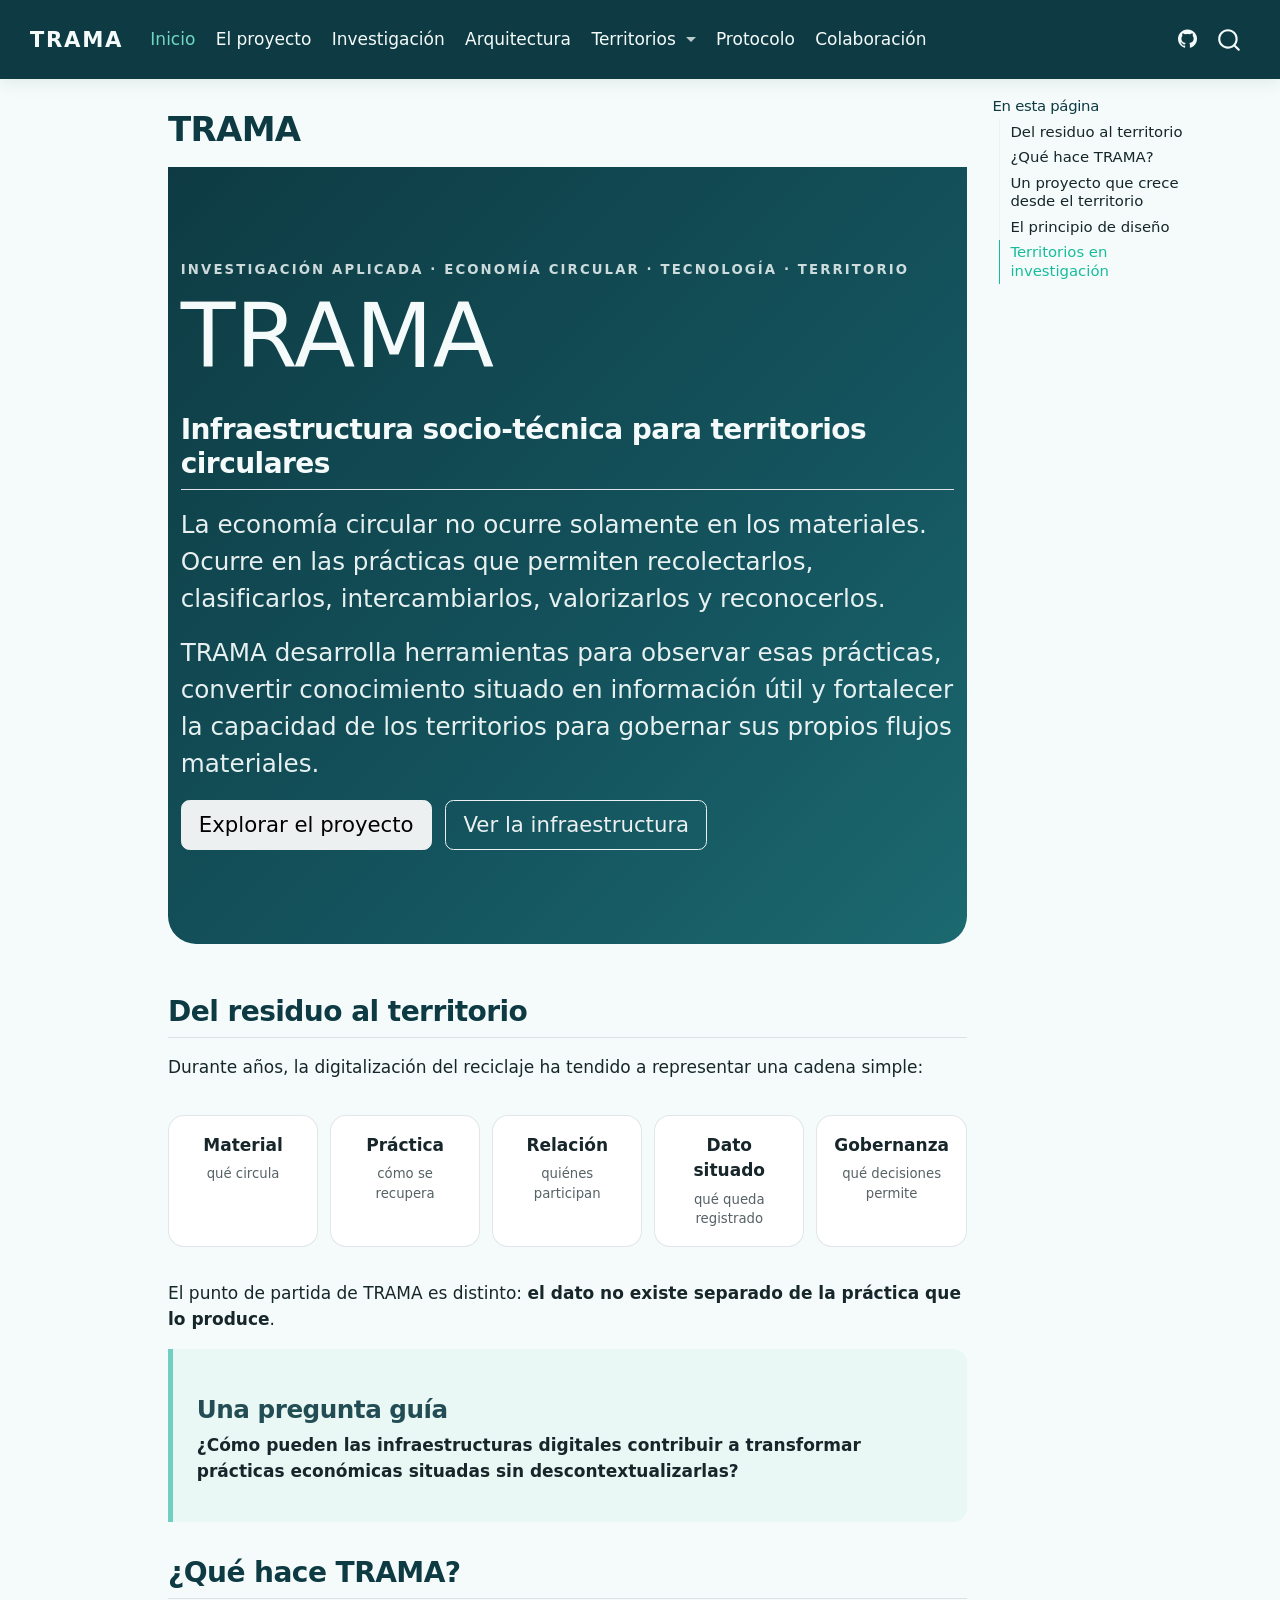
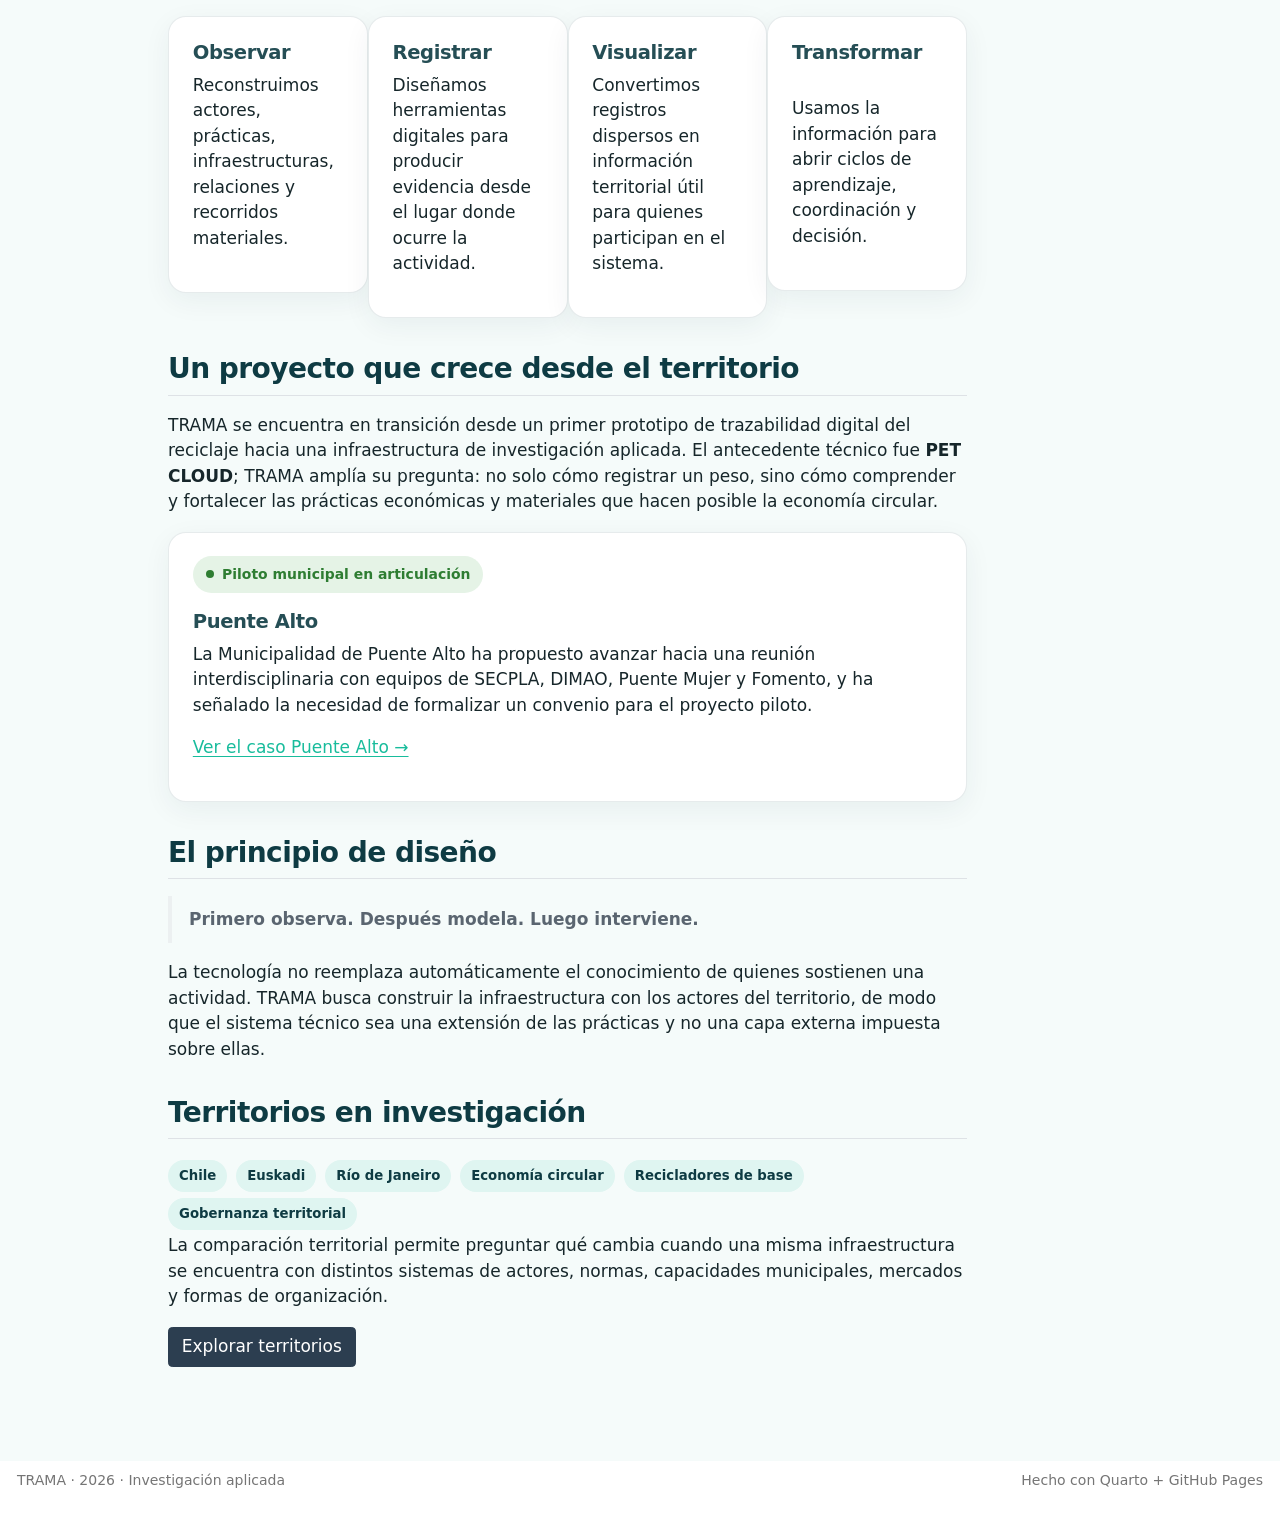
<file: index.html>
<!DOCTYPE html>
<html xmlns="http://www.w3.org/1999/xhtml" lang="es" xml:lang="es"><head>

<meta charset="utf-8">
<meta name="generator" content="quarto-1.9.38">

<meta name="viewport" content="width=device-width, initial-scale=1.0, user-scalable=yes">


<title>TRAMA</title>
<style>
/* Default styles provided by pandoc.
** See https://pandoc.org/MANUAL.html#variables-for-html for config info.
*/
code{white-space: pre-wrap;}
span.smallcaps{font-variant: small-caps;}
div.columns{display: flex; gap: min(4vw, 1.5em);}
div.column{flex: auto; overflow-x: auto;}
div.hanging-indent{margin-left: 1.5em; text-indent: -1.5em;}
ul.task-list{list-style: none;}
ul.task-list li input[type="checkbox"] {
  width: 0.8em;
  margin: 0 0.8em 0.2em -1em; /* quarto-specific, see https://github.com/quarto-dev/quarto-cli/issues/4556 */ 
  vertical-align: middle;
}
</style>


<script src="site_libs/quarto-nav/quarto-nav.js"></script>
<script src="site_libs/quarto-nav/headroom.min.js"></script>
<script src="site_libs/clipboard/clipboard.min.js"></script>
<script src="site_libs/quarto-search/autocomplete.umd.js"></script>
<script src="site_libs/quarto-search/fuse.min.js"></script>
<script src="site_libs/quarto-search/quarto-search.js"></script>
<meta name="quarto:offset" content="./">
<script src="site_libs/quarto-html/quarto.js" type="module"></script>
<script src="site_libs/quarto-html/tabsets/tabsets.js" type="module"></script>
<script src="site_libs/quarto-html/popper.min.js"></script>
<script src="site_libs/quarto-html/tippy.umd.min.js"></script>
<script src="site_libs/quarto-html/anchor.min.js"></script>
<link href="site_libs/quarto-html/tippy.css" rel="stylesheet">
<link href="site_libs/quarto-html/quarto-syntax-highlighting-15634bcf2e68342d4ad2dfa704d543f6.css" rel="stylesheet" id="quarto-text-highlighting-styles">
<script src="site_libs/bootstrap/bootstrap.min.js"></script>
<link href="site_libs/bootstrap/bootstrap-icons.css" rel="stylesheet">
<link href="site_libs/bootstrap/bootstrap-44a6461fa7e6898873268ebcc8b17763.min.css" rel="stylesheet" append-hash="true" id="quarto-bootstrap" data-mode="light">
<script id="quarto-search-options" type="application/json">{
  "location": "navbar",
  "copy-button": false,
  "collapse-after": 3,
  "panel-placement": "end",
  "type": "overlay",
  "limit": 50,
  "keyboard-shortcut": [
    "f",
    "/",
    "s"
  ],
  "show-item-context": false,
  "language": {
    "search-no-results-text": "No se han encontrado resultados",
    "search-matching-documents-text": "documentos encontrados",
    "search-copy-link-title": "Copiar el enlace en la búsqueda",
    "search-hide-matches-text": "Ocultar resultados adicionales",
    "search-more-match-text": "resultado adicional en este documento",
    "search-more-matches-text": "resultados adicionales en este documento",
    "search-clear-button-title": "Borrar",
    "search-text-placeholder": "",
    "search-detached-cancel-button-title": "Cancelar",
    "search-submit-button-title": "Enviar",
    "search-label": "Buscar"
  }
}</script>
<style>html{ scroll-behavior: smooth; }</style>


</head>

<body class="nav-fixed quarto-light">

<div id="quarto-search-results"></div>
  <header id="quarto-header" class="headroom fixed-top">
    <nav class="navbar navbar-expand-lg " data-bs-theme="dark">
      <div class="navbar-container container-fluid">
      <div class="navbar-brand-container mx-auto">
    <a class="navbar-brand" href="./index.html">
    <span class="navbar-title">TRAMA</span>
    </a>
  </div>
            <div id="quarto-search" class="" title="Buscar"></div>
          <button class="navbar-toggler" type="button" data-bs-toggle="collapse" data-bs-target="#navbarCollapse" aria-controls="navbarCollapse" role="menu" aria-expanded="false" aria-label="Navegación de palanca" onclick="if (window.quartoToggleHeadroom) { window.quartoToggleHeadroom(); }">
  <span class="navbar-toggler-icon"></span>
</button>
          <div class="collapse navbar-collapse" id="navbarCollapse">
            <ul class="navbar-nav navbar-nav-scroll me-auto">
  <li class="nav-item">
    <a class="nav-link active" href="./index.html" aria-current="page"> 
<span class="menu-text">Inicio</span></a>
  </li>  
  <li class="nav-item">
    <a class="nav-link" href="./proyecto.html"> 
<span class="menu-text">El proyecto</span></a>
  </li>  
  <li class="nav-item">
    <a class="nav-link" href="./marco.html"> 
<span class="menu-text">Investigación</span></a>
  </li>  
  <li class="nav-item">
    <a class="nav-link" href="./arquitectura.html"> 
<span class="menu-text">Arquitectura</span></a>
  </li>  
  <li class="nav-item dropdown ">
    <a class="nav-link dropdown-toggle" href="#" id="nav-menu-territorios" role="link" data-bs-toggle="dropdown" aria-expanded="false">
 <span class="menu-text">Territorios</span>
    </a>
    <ul class="dropdown-menu" aria-labelledby="nav-menu-territorios">    
        <li>
    <a class="dropdown-item" href="./territorios.html">
 <span class="dropdown-text">Vista comparativa</span></a>
  </li>  
        <li>
    <a class="dropdown-item" href="./puente-alto.html">
 <span class="dropdown-text">Puente Alto</span></a>
  </li>  
        <li>
    <a class="dropdown-item" href="./vina.html">
 <span class="dropdown-text">Viña del Mar</span></a>
  </li>  
        <li>
    <a class="dropdown-item" href="./pac.html">
 <span class="dropdown-text">Pedro Aguirre Cerda</span></a>
  </li>  
        <li>
    <a class="dropdown-item" href="./euskadi.html">
 <span class="dropdown-text">Euskadi</span></a>
  </li>  
    </ul>
  </li>
  <li class="nav-item">
    <a class="nav-link" href="./protocolo.html"> 
<span class="menu-text">Protocolo</span></a>
  </li>  
  <li class="nav-item">
    <a class="nav-link" href="./colaboracion.html"> 
<span class="menu-text">Colaboración</span></a>
  </li>  
</ul>
            <ul class="navbar-nav navbar-nav-scroll ms-auto">
  <li class="nav-item compact">
    <a class="nav-link" href="https://github.com/nglmnz/trama"> <i class="bi bi-github" role="img">
</i> 
<span class="menu-text"></span></a>
  </li>  
</ul>
          </div> <!-- /navcollapse -->
            <div class="quarto-navbar-tools">
</div>
      </div> <!-- /container-fluid -->
    </nav>
</header>
<!-- content -->
<div id="quarto-content" class="quarto-container page-columns page-rows-contents page-layout-article page-navbar">
<!-- sidebar -->
<!-- margin-sidebar -->
    <div id="quarto-margin-sidebar" class="sidebar margin-sidebar">
        <nav id="TOC" role="doc-toc" class="toc-active">
    <h2 id="toc-title">En esta página</h2>
   
  <ul>
  <li><a href="#del-residuo-al-territorio" id="toc-del-residuo-al-territorio" class="nav-link active" data-scroll-target="#del-residuo-al-territorio">Del residuo al territorio</a>
  <ul class="collapse">
  <li><a href="#una-pregunta-guía" id="toc-una-pregunta-guía" class="nav-link" data-scroll-target="#una-pregunta-guía">Una pregunta guía</a></li>
  </ul></li>
  <li><a href="#qué-hace-trama" id="toc-qué-hace-trama" class="nav-link" data-scroll-target="#qué-hace-trama">¿Qué hace TRAMA?</a></li>
  <li><a href="#un-proyecto-que-crece-desde-el-territorio" id="toc-un-proyecto-que-crece-desde-el-territorio" class="nav-link" data-scroll-target="#un-proyecto-que-crece-desde-el-territorio">Un proyecto que crece desde el territorio</a></li>
  <li><a href="#el-principio-de-diseño" id="toc-el-principio-de-diseño" class="nav-link" data-scroll-target="#el-principio-de-diseño">El principio de diseño</a></li>
  <li><a href="#territorios-en-investigación" id="toc-territorios-en-investigación" class="nav-link" data-scroll-target="#territorios-en-investigación">Territorios en investigación</a></li>
  </ul>
</nav>
    </div>
<!-- main -->
<main class="content" id="quarto-document-content">

<header id="title-block-header" class="quarto-title-block default">
<div class="quarto-title">
<h1 class="title">TRAMA</h1>
</div>



<div class="quarto-title-meta">

    
  
    
  </div>
  


</header>


<div class="hero-trama">
<div class="container">
<div class="hero-kicker">
Investigación aplicada · Economía circular · Tecnología · Territorio
</div>
<div class="hero-title">
TRAMA
</div>
<h2 class="anchored">
Infraestructura socio-técnica para territorios circulares
</h2>
<p class="hero-lead">
La economía circular no ocurre solamente en los materiales. Ocurre en las prácticas que permiten recolectarlos, clasificarlos, intercambiarlos, valorizarlos y reconocerlos.
</p>
<p class="hero-lead">
TRAMA desarrolla herramientas para observar esas prácticas, convertir conocimiento situado en información útil y fortalecer la capacidad de los territorios para gobernar sus propios flujos materiales.
</p>
<p>
<a class="btn btn-light btn-lg me-2" href="proyecto.html">Explorar el proyecto</a> <a class="btn btn-outline-light btn-lg" href="arquitectura.html">Ver la infraestructura</a>
</p>
</div>
</div>
<section id="del-residuo-al-territorio" class="level2">
<h2 class="anchored" data-anchor-id="del-residuo-al-territorio">Del residuo al territorio</h2>
<p>Durante años, la digitalización del reciclaje ha tendido a representar una cadena simple:</p>
<div class="flow">
<div>
Material<span>qué circula</span>
</div>
<div>
Práctica<span>cómo se recupera</span>
</div>
<div>
Relación<span>quiénes participan</span>
</div>
<div>
Dato situado<span>qué queda registrado</span>
</div>
<div>
Gobernanza<span>qué decisiones permite</span>
</div>
</div>
<p>El punto de partida de TRAMA es distinto: <strong>el dato no existe separado de la práctica que lo produce</strong>.</p>
<section id="una-pregunta-guía" class="level3 callout-trama">
<h3 class="anchored" data-anchor-id="una-pregunta-guía">Una pregunta guía</h3>
<p><strong>¿Cómo pueden las infraestructuras digitales contribuir a transformar prácticas económicas situadas sin descontextualizarlas?</strong></p>
</section>
</section>
<section id="qué-hace-trama" class="level2">
<h2 class="anchored" data-anchor-id="qué-hace-trama">¿Qué hace TRAMA?</h2>
<div class="columns">
<div class="column" style="width:25%;">
<div class="trama-card">
<h3 class="anchored">
Observar
</h3>
<p>
Reconstruimos actores, prácticas, infraestructuras, relaciones y recorridos materiales.
</p>
</div>
</div><div class="column" style="width:25%;">
<div class="trama-card">
<h3 class="anchored">
Registrar
</h3>
<p>
Diseñamos herramientas digitales para producir evidencia desde el lugar donde ocurre la actividad.
</p>
</div>
</div><div class="column" style="width:25%;">
<div class="trama-card">
<h3 class="anchored">
Visualizar
</h3>
<p>
Convertimos registros dispersos en información territorial útil para quienes participan en el sistema.
</p>
</div>
</div><div class="column" style="width:25%;">
<div class="trama-card">
<h3 class="anchored">
Transformar
</h3>
<p>
Usamos la información para abrir ciclos de aprendizaje, coordinación y decisión.
</p>
</div>
</div>
</div>
</section>
<section id="un-proyecto-que-crece-desde-el-territorio" class="level2">
<h2 class="anchored" data-anchor-id="un-proyecto-que-crece-desde-el-territorio">Un proyecto que crece desde el territorio</h2>
<p>TRAMA se encuentra en transición desde un primer prototipo de trazabilidad digital del reciclaje hacia una infraestructura de investigación aplicada. El antecedente técnico fue <strong>PET CLOUD</strong>; TRAMA amplía su pregunta: no solo cómo registrar un peso, sino cómo comprender y fortalecer las prácticas económicas y materiales que hacen posible la economía circular.</p>
<div class="trama-card">
<span class="status">Piloto municipal en articulación</span>
<h3 style="margin-top:1rem" class="anchored">
Puente Alto
</h3>
<p>
La Municipalidad de Puente Alto ha propuesto avanzar hacia una reunión interdisciplinaria con equipos de SECPLA, DIMAO, Puente Mujer y Fomento, y ha señalado la necesidad de formalizar un convenio para el proyecto piloto.
</p>
<p>
<a href="puente-alto.html">Ver el caso Puente Alto →</a>
</p>
</div>
</section>
<section id="el-principio-de-diseño" class="level2">
<h2 class="anchored" data-anchor-id="el-principio-de-diseño">El principio de diseño</h2>
<blockquote class="blockquote">
<p><strong>Primero observa. Después modela. Luego interviene.</strong></p>
</blockquote>
<p>La tecnología no reemplaza automáticamente el conocimiento de quienes sostienen una actividad. TRAMA busca construir la infraestructura con los actores del territorio, de modo que el sistema técnico sea una extensión de las prácticas y no una capa externa impuesta sobre ellas.</p>
</section>
<section id="territorios-en-investigación" class="level2">
<h2 class="anchored" data-anchor-id="territorios-en-investigación">Territorios en investigación</h2>
<div class="trama-tag">
Chile
</div>
<div class="trama-tag">
Euskadi
</div>
<div class="trama-tag">
Río de Janeiro
</div>
<div class="trama-tag">
Economía circular
</div>
<div class="trama-tag">
Recicladores de base
</div>
<div class="trama-tag">
Gobernanza territorial
</div>
<p>La comparación territorial permite preguntar qué cambia cuando una misma infraestructura se encuentra con distintos sistemas de actores, normas, capacidades municipales, mercados y formas de organización.</p>
<p><a class="btn btn-primary" href="territorios.html">Explorar territorios</a></p>


</section>

</main> <!-- /main -->
<script id="quarto-html-after-body" type="application/javascript">
  window.document.addEventListener("DOMContentLoaded", function (event) {
    const icon = "";
    const anchorJS = new window.AnchorJS();
    anchorJS.options = {
      placement: 'right',
      icon: icon
    };
    anchorJS.add('.anchored');
    const isCodeAnnotation = (el) => {
      for (const clz of el.classList) {
        if (clz.startsWith('code-annotation-')) {                     
          return true;
        }
      }
      return false;
    }
    const onCopySuccess = function(e) {
      // button target
      const button = e.trigger;
      // don't keep focus
      button.blur();
      // flash "checked"
      button.classList.add('code-copy-button-checked');
      var currentTitle = button.getAttribute("title");
      button.setAttribute("title", "Copiado");
      let tooltip;
      if (window.bootstrap) {
        button.setAttribute("data-bs-toggle", "tooltip");
        button.setAttribute("data-bs-placement", "left");
        button.setAttribute("data-bs-title", "Copiado");
        tooltip = new bootstrap.Tooltip(button, 
          { trigger: "manual", 
            customClass: "code-copy-button-tooltip",
            offset: [0, -8]});
        tooltip.show();    
      }
      setTimeout(function() {
        if (tooltip) {
          tooltip.hide();
          button.removeAttribute("data-bs-title");
          button.removeAttribute("data-bs-toggle");
          button.removeAttribute("data-bs-placement");
        }
        button.setAttribute("title", currentTitle);
        button.classList.remove('code-copy-button-checked');
      }, 1000);
      // clear code selection
      e.clearSelection();
    }
    const getTextToCopy = function(trigger) {
      const outerScaffold = trigger.parentElement.cloneNode(true);
      const codeEl = outerScaffold.querySelector('code');
      for (const childEl of codeEl.children) {
        if (isCodeAnnotation(childEl)) {
          childEl.remove();
        }
      }
      return codeEl.innerText;
    }
    const clipboard = new window.ClipboardJS('.code-copy-button:not([data-in-quarto-modal])', {
      text: getTextToCopy
    });
    clipboard.on('success', onCopySuccess);
    if (window.document.getElementById('quarto-embedded-source-code-modal')) {
      const clipboardModal = new window.ClipboardJS('.code-copy-button[data-in-quarto-modal]', {
        text: getTextToCopy,
        container: window.document.getElementById('quarto-embedded-source-code-modal')
      });
      clipboardModal.on('success', onCopySuccess);
    }
      var localhostRegex = new RegExp(/^(?:http|https):\/\/localhost\:?[0-9]*\//);
      var mailtoRegex = new RegExp(/^mailto:/);
        var filterRegex = new RegExp("https:\/\/nglmnz\.github\.io\/trama");
      var isInternal = (href) => {
          return filterRegex.test(href) || localhostRegex.test(href) || mailtoRegex.test(href);
      }
      // Inspect non-navigation links and adorn them if external
     var links = window.document.querySelectorAll('a[href]:not(.nav-link):not(.navbar-brand):not(.toc-action):not(.sidebar-link):not(.sidebar-item-toggle):not(.pagination-link):not(.no-external):not([aria-hidden]):not(.dropdown-item):not(.quarto-navigation-tool):not(.about-link)');
      for (var i=0; i<links.length; i++) {
        const link = links[i];
        if (!isInternal(link.href)) {
          // undo the damage that might have been done by quarto-nav.js in the case of
          // links that we want to consider external
          if (link.dataset.originalHref !== undefined) {
            link.href = link.dataset.originalHref;
          }
        }
      }
    function tippyHover(el, contentFn, onTriggerFn, onUntriggerFn) {
      const config = {
        allowHTML: true,
        maxWidth: 500,
        delay: 100,
        arrow: false,
        appendTo: function(el) {
            return el.parentElement;
        },
        interactive: true,
        interactiveBorder: 10,
        theme: 'quarto',
        placement: 'bottom-start',
      };
      if (contentFn) {
        config.content = contentFn;
      }
      if (onTriggerFn) {
        config.onTrigger = onTriggerFn;
      }
      if (onUntriggerFn) {
        config.onUntrigger = onUntriggerFn;
      }
      window.tippy(el, config); 
    }
    const noterefs = window.document.querySelectorAll('a[role="doc-noteref"]');
    for (var i=0; i<noterefs.length; i++) {
      const ref = noterefs[i];
      tippyHover(ref, function() {
        // use id or data attribute instead here
        let href = ref.getAttribute('data-footnote-href') || ref.getAttribute('href');
        try { href = new URL(href).hash; } catch {}
        const id = href.replace(/^#\/?/, "");
        const note = window.document.getElementById(id);
        if (note) {
          return note.innerHTML;
        } else {
          return "";
        }
      });
    }
    const xrefs = window.document.querySelectorAll('a.quarto-xref');
    const processXRef = (id, note) => {
      // Strip column container classes
      const stripColumnClz = (el) => {
        el.classList.remove("page-full", "page-columns");
        if (el.children) {
          for (const child of el.children) {
            stripColumnClz(child);
          }
        }
      }
      stripColumnClz(note)
      if (id === null || id.startsWith('sec-')) {
        // Special case sections, only their first couple elements
        const container = document.createElement("div");
        if (note.children && note.children.length > 2) {
          container.appendChild(note.children[0].cloneNode(true));
          for (let i = 1; i < note.children.length; i++) {
            const child = note.children[i];
            if (child.tagName === "P" && child.innerText === "") {
              continue;
            } else {
              container.appendChild(child.cloneNode(true));
              break;
            }
          }
          if (window.Quarto?.typesetMath) {
            window.Quarto.typesetMath(container);
          }
          return container.innerHTML
        } else {
          if (window.Quarto?.typesetMath) {
            window.Quarto.typesetMath(note);
          }
          return note.innerHTML;
        }
      } else {
        // Remove any anchor links if they are present
        const anchorLink = note.querySelector('a.anchorjs-link');
        if (anchorLink) {
          anchorLink.remove();
        }
        if (window.Quarto?.typesetMath) {
          window.Quarto.typesetMath(note);
        }
        if (note.classList.contains("callout")) {
          return note.outerHTML;
        } else {
          return note.innerHTML;
        }
      }
    }
    for (var i=0; i<xrefs.length; i++) {
      const xref = xrefs[i];
      tippyHover(xref, undefined, function(instance) {
        instance.disable();
        let url = xref.getAttribute('href');
        let hash = undefined; 
        if (url.startsWith('#')) {
          hash = url;
        } else {
          try { hash = new URL(url).hash; } catch {}
        }
        if (hash) {
          const id = hash.replace(/^#\/?/, "");
          const note = window.document.getElementById(id);
          if (note !== null) {
            try {
              const html = processXRef(id, note.cloneNode(true));
              instance.setContent(html);
            } finally {
              instance.enable();
              instance.show();
            }
          } else {
            // See if we can fetch this
            fetch(url.split('#')[0])
            .then(res => res.text())
            .then(html => {
              const parser = new DOMParser();
              const htmlDoc = parser.parseFromString(html, "text/html");
              const note = htmlDoc.getElementById(id);
              if (note !== null) {
                const html = processXRef(id, note);
                instance.setContent(html);
              } 
            }).finally(() => {
              instance.enable();
              instance.show();
            });
          }
        } else {
          // See if we can fetch a full url (with no hash to target)
          // This is a special case and we should probably do some content thinning / targeting
          fetch(url)
          .then(res => res.text())
          .then(html => {
            const parser = new DOMParser();
            const htmlDoc = parser.parseFromString(html, "text/html");
            const note = htmlDoc.querySelector('main.content');
            if (note !== null) {
              // This should only happen for chapter cross references
              // (since there is no id in the URL)
              // remove the first header
              if (note.children.length > 0 && note.children[0].tagName === "HEADER") {
                note.children[0].remove();
              }
              const html = processXRef(null, note);
              instance.setContent(html);
            } 
          }).finally(() => {
            instance.enable();
            instance.show();
          });
        }
      }, function(instance) {
      });
    }
        let selectedAnnoteEl;
        const selectorForAnnotation = ( cell, annotation) => {
          let cellAttr = 'data-code-cell="' + cell + '"';
          let lineAttr = 'data-code-annotation="' +  annotation + '"';
          const selector = 'span[' + cellAttr + '][' + lineAttr + ']';
          return selector;
        }
        const selectCodeLines = (annoteEl) => {
          const doc = window.document;
          const targetCell = annoteEl.getAttribute("data-target-cell");
          const targetAnnotation = annoteEl.getAttribute("data-target-annotation");
          const annoteSpan = window.document.querySelector(selectorForAnnotation(targetCell, targetAnnotation));
          const lines = annoteSpan.getAttribute("data-code-lines").split(",");
          const lineIds = lines.map((line) => {
            return targetCell + "-" + line;
          })
          let top = null;
          let height = null;
          let parent = null;
          if (lineIds.length > 0) {
              //compute the position of the single el (top and bottom and make a div)
              const el = window.document.getElementById(lineIds[0]);
              top = el.offsetTop;
              height = el.offsetHeight;
              parent = el.parentElement.parentElement;
            if (lineIds.length > 1) {
              const lastEl = window.document.getElementById(lineIds[lineIds.length - 1]);
              const bottom = lastEl.offsetTop + lastEl.offsetHeight;
              height = bottom - top;
            }
            if (top !== null && height !== null && parent !== null) {
              // cook up a div (if necessary) and position it 
              let div = window.document.getElementById("code-annotation-line-highlight");
              if (div === null) {
                div = window.document.createElement("div");
                div.setAttribute("id", "code-annotation-line-highlight");
                div.style.position = 'absolute';
                parent.appendChild(div);
              }
              div.style.top = top - 2 + "px";
              div.style.height = height + 4 + "px";
              div.style.left = 0;
              let gutterDiv = window.document.getElementById("code-annotation-line-highlight-gutter");
              if (gutterDiv === null) {
                gutterDiv = window.document.createElement("div");
                gutterDiv.setAttribute("id", "code-annotation-line-highlight-gutter");
                gutterDiv.style.position = 'absolute';
                const codeCell = window.document.getElementById(targetCell);
                const gutter = codeCell.querySelector('.code-annotation-gutter');
                gutter.appendChild(gutterDiv);
              }
              gutterDiv.style.top = top - 2 + "px";
              gutterDiv.style.height = height + 4 + "px";
            }
            selectedAnnoteEl = annoteEl;
          }
        };
        const unselectCodeLines = () => {
          const elementsIds = ["code-annotation-line-highlight", "code-annotation-line-highlight-gutter"];
          elementsIds.forEach((elId) => {
            const div = window.document.getElementById(elId);
            if (div) {
              div.remove();
            }
          });
          selectedAnnoteEl = undefined;
        };
          // Handle positioning of the toggle
      window.addEventListener(
        "resize",
        throttle(() => {
          elRect = undefined;
          if (selectedAnnoteEl) {
            selectCodeLines(selectedAnnoteEl);
          }
        }, 10)
      );
      function throttle(fn, ms) {
      let throttle = false;
      let timer;
        return (...args) => {
          if(!throttle) { // first call gets through
              fn.apply(this, args);
              throttle = true;
          } else { // all the others get throttled
              if(timer) clearTimeout(timer); // cancel #2
              timer = setTimeout(() => {
                fn.apply(this, args);
                timer = throttle = false;
              }, ms);
          }
        };
      }
        // Attach click handler to the DT
        const annoteDls = window.document.querySelectorAll('dt[data-target-cell]');
        for (const annoteDlNode of annoteDls) {
          annoteDlNode.addEventListener('click', (event) => {
            const clickedEl = event.target;
            if (clickedEl !== selectedAnnoteEl) {
              unselectCodeLines();
              const activeEl = window.document.querySelector('dt[data-target-cell].code-annotation-active');
              if (activeEl) {
                activeEl.classList.remove('code-annotation-active');
              }
              selectCodeLines(clickedEl);
              clickedEl.classList.add('code-annotation-active');
            } else {
              // Unselect the line
              unselectCodeLines();
              clickedEl.classList.remove('code-annotation-active');
            }
          });
        }
    const findCites = (el) => {
      const parentEl = el.parentElement;
      if (parentEl) {
        const cites = parentEl.dataset.cites;
        if (cites) {
          return {
            el,
            cites: cites.split(' ')
          };
        } else {
          return findCites(el.parentElement)
        }
      } else {
        return undefined;
      }
    };
    var bibliorefs = window.document.querySelectorAll('a[role="doc-biblioref"]');
    for (var i=0; i<bibliorefs.length; i++) {
      const ref = bibliorefs[i];
      const citeInfo = findCites(ref);
      if (citeInfo) {
        tippyHover(citeInfo.el, function() {
          var popup = window.document.createElement('div');
          citeInfo.cites.forEach(function(cite) {
            var citeDiv = window.document.createElement('div');
            citeDiv.classList.add('hanging-indent');
            citeDiv.classList.add('csl-entry');
            var biblioDiv = window.document.getElementById('ref-' + cite);
            if (biblioDiv) {
              citeDiv.innerHTML = biblioDiv.innerHTML;
            }
            popup.appendChild(citeDiv);
          });
          return popup.innerHTML;
        });
      }
    }
  });
  </script>
</div> <!-- /content -->
<footer class="footer">
  <div class="nav-footer">
    <div class="nav-footer-left">
<p>TRAMA · 2026 · Investigación aplicada</p>
</div>   
    <div class="nav-footer-center">
      &nbsp;
    </div>
    <div class="nav-footer-right">
<p>Hecho con Quarto + GitHub Pages</p>
</div>
  </div>
</footer>




<script src="site_libs/quarto-html/zenscroll-min.js"></script>
</body></html>
</file>
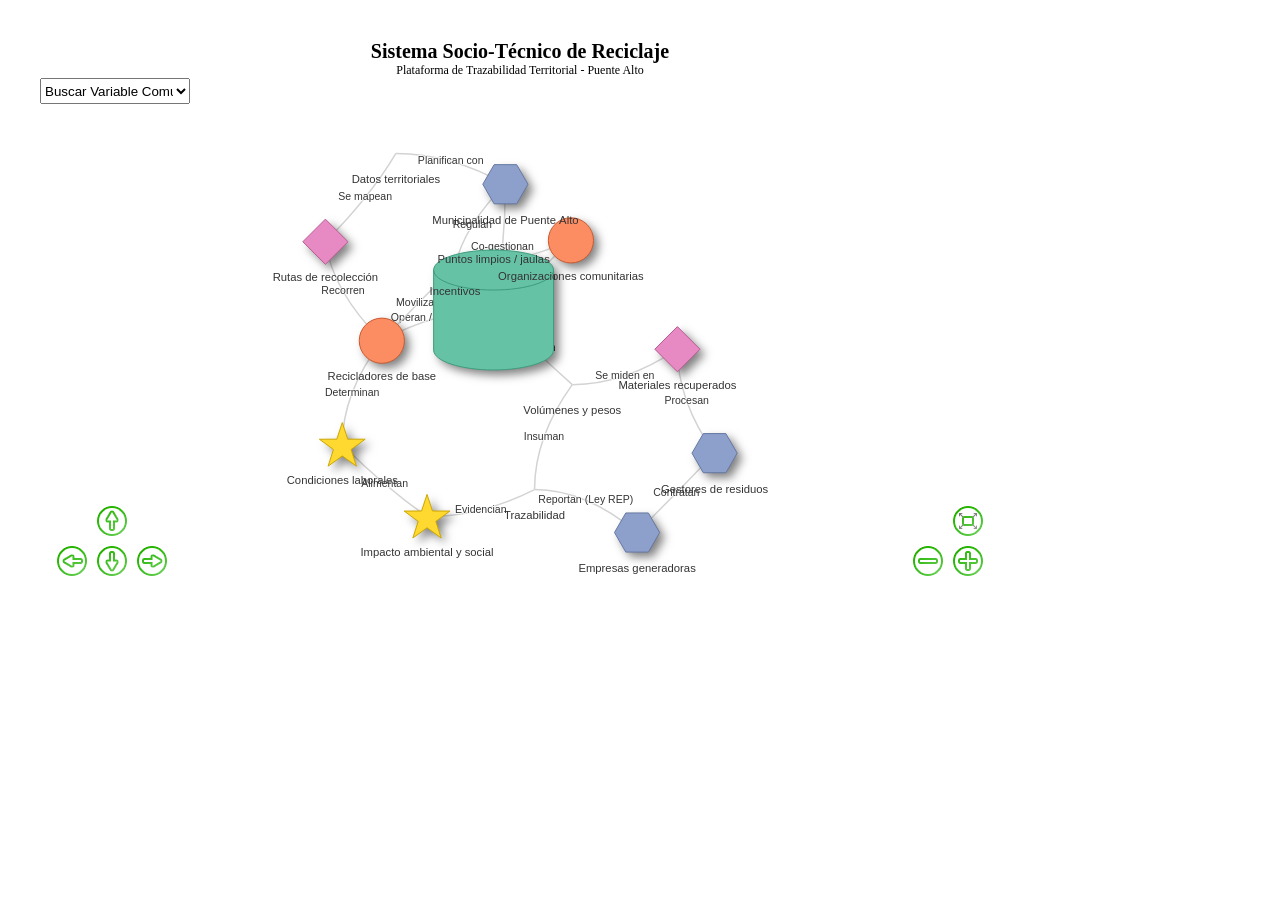
<file: .Rproj.user/61E8B00C/viewer_history/viewhtml1c201b3425f4/index.html>
<!DOCTYPE html>
<html lang="en">
<head>
<meta charset="utf-8"/>
<style>body{background-color:white;}</style>
<link href="lib/htmltools-fill-0.5.8.1/fill.css" rel="stylesheet" />
<script src="lib/htmlwidgets-1.6.4/htmlwidgets.js"></script>
<link href="lib/vis-9.1.0/vis-network.min.css" rel="stylesheet" />
<script src="lib/vis-9.1.0/vis-network.min.js"></script>
<script src="lib/visNetwork-binding-2.1.4/visNetwork.js"></script>

</head>
<body>
<div id="htmlwidget_container">
  <div class="visNetwork html-widget html-fill-item" id="htmlwidget-5152879a6cc27a925698" style="width:960px;height:500px;"></div>
</div>
<script type="application/json" data-for="htmlwidget-5152879a6cc27a925698">{"x":{"nodes":{"id":[1,2,3,4,5,6,7,8,9,10,11,12,13,14],"label":["Recicladores de base","Puntos limpios / jaulas","Municipalidad de Puente Alto","Empresas generadoras","Organizaciones comunitarias","Gestores de residuos","Materiales recuperados","Volúmenes y pesos","Rutas de recolección","Condiciones laborales","Incentivos","Trazabilidad","Datos territoriales","Impacto ambiental y social"],"group":["Humano/Actor","Infraestructura","Institucional","Institucional","Humano/Actor","Institucional","Flujo/Material","Métrica/Dato","Flujo/Material","Dimensión Social","Métrica/Dato","Métrica/Dato","Métrica/Dato","Dimensión Social"],"title":["<b>Recicladores de Base:<\/b><br>• Total Comunal: 160 recicladores catastrados.<br>• Mayor concentración: Bajos de Mena (75 activos).<br>• Rol: Capturan el cartón y PET antes del camión municipal.","<b>Puntos Limpios y Estaciones:<\/b><br>• 4 Puntos Limpios de alta densidad y +120 jaulas vecinales de metal para botellas plásticas.","<b>Municipalidad (DIMAO):<\/b><br>• Basura Comunal Total: ~<b>240,000 Ton/año<\/b>.<br>• Gasto logístico: Uno de los ítems presupuestarios más altos de la comuna.<br>• Meta: Desviar el 10% de residuos domiciliarios para 2030.","<b>Empresas Generadoras (Comercio/Mall):<\/b><br>• Generación: 45000 Ton/año.<br>• Regulación: Ley 20.920 (REP). Malls como Plaza Tobalaba e industrias locales deben financiar sistemas de gestión.","<b>Organizaciones Comunitarias:<\/b><br>• Juntas de vecinos liderando el compostaje en huertos urbanos y el acopio de vidrio.","<b>Gestores de Residuos:<\/b><br>• Empresas de transporte y tolvas autorizadas. Conectan los puntos industriales de la comuna con las plantas de Santiago Quilicura/Pudahuel.","<b>Materiales Recuperados:<\/b><br>• Predomina el Cartón (62%), seguido por PET/Plásticos rígidos (21%), Vidrio (12%) y Latas de aluminio (5%).","<b>Volúmenes por Cuadrante (Mensual):<\/b><br>• C1 (Plaza): 8500 Ton<br>• C2 (Bajos de Mena): 6200 Ton<br>• C3 (San Carlos): 4800 Ton<br>• C4 (Rural): 500 Ton","<b>Rutas de Recolección:<\/b><br>• Optimización de micro-rutas para el triciclo/carro de recicladores, evitando competir con el camión recolector tradicional.","<b>Condiciones Laborales:<\/b><br>• Brecha crítica: El 68% opera en informalidad en las calles. Urge un sistema de pago por servicio de recolección.","<b>Incentivos:<\/b><br>• Piloto de 'Eco-puntos' canjeables por beneficios municipales o rebajas en los derechos de aseo domiciliario.","<b>Trazabilidad del Flujo:<\/b><br>• Domiciliario: Baja (Mezclado en camión DIMAO)<br>• Industrial/REP: Media-Alta (Declarado en Ventanilla Única RETC)","<b>Datos Territoriales (SIG):<\/b><br>• Cruce crítico: Mapeo de microbasurales vs ubicaciones de tolvas comunitarias para erradicación de focos.","<b>Impacto Ambiental y Social:<\/b><br>• Reducción de huella de carbono comunal y formalización del empleo vulnerable (Sindicatos de recicladores)."]},"edges":{"from":[1,1,1,2,2,3,3,5,5,4,4,6,7,8,9,12,10,11],"to":[2,10,9,8,3,13,11,2,11,6,12,7,8,12,13,14,14,1],"label":["Operan / Abastecen","Determinan","Recorren","Registran","Co-gestionan","Planifican con","Regulan","Sostienen","Reciben","Contratan","Reportan (Ley REP)","Procesan","Se miden en","Insuman","Se mapean","Evidencian","Alimentan","Movilizan"]},"nodesToDataframe":true,"edgesToDataframe":true,"options":{"width":"100%","height":"100%","nodes":{"shape":"dot","size":30,"font":{"face":"Helvetica","size":15},"shadow":true},"manipulation":{"enabled":false},"groups":{"Humano/Actor":{"color":"#FC8D62","shape":"dot"},"Infraestructura":{"color":"#66C2A5","shape":"database"},"Institucional":{"color":"#8DA0CB","shape":"hexagon"},"Flujo/Material":{"color":"#E78AC3","shape":"diamond"},"Métrica/Dato":{"color":"#A6D854","shape":"icon"},"useDefaultGroups":true,"Dimensión Social":{"color":"#FFD92F","shape":"star"}},"edges":{"width":2,"color":{"color":"#d3d3d3","highlight":"#3498db"},"smooth":{"type":"curvedND"}},"physics":{"solver":"barnesHut","barnesHut":{"gravitationalConstant":-4000}},"interaction":{"hover":true,"navigationButtons":true,"tooltipDelay":100,"zoomSpeed":1}},"groups":["Humano/Actor","Infraestructura","Institucional","Flujo/Material","Métrica/Dato","Dimensión Social"],"width":null,"height":null,"idselection":{"enabled":true,"style":"width: 150px; height: 26px","useLabels":true,"main":"Buscar Variable Comunal"},"byselection":{"enabled":false,"style":"width: 150px; height: 26px","multiple":false,"hideColor":"rgba(200,200,200,0.5)","highlight":false},"main":{"text":"Sistema Socio-Técnico de Reciclaje","style":"font-family:Georgia, Times New Roman, Times, serif;font-weight:bold;font-size:20px;text-align:center;"},"submain":{"text":"Plataforma de Trazabilidad Territorial - Puente Alto","style":"font-family:Georgia, Times New Roman, Times, serif;font-size:12px;text-align:center;"},"footer":null,"background":"rgba(0, 0, 0, 0)","highlight":{"enabled":true,"hoverNearest":true,"degree":1,"algorithm":"all","hideColor":"rgba(200,200,200,0.5)","labelOnly":true},"collapse":{"enabled":false,"fit":false,"resetHighlight":true,"clusterOptions":null,"keepCoord":true,"labelSuffix":"(cluster)"},"tooltipStay":300,"tooltipStyle":"position: fixed;visibility:hidden;padding: 5px;white-space: nowrap;font-family: verdana;font-size:14px;font-color:#000000;background-color: #f5f4ed;-moz-border-radius: 3px;-webkit-border-radius: 3px;border-radius: 3px;border: 1px solid #808074;box-shadow: 3px 3px 10px rgba(0, 0, 0, 0.2);"},"evals":[],"jsHooks":[]}</script>
<script type="application/htmlwidget-sizing" data-for="htmlwidget-5152879a6cc27a925698">{"viewer":{"width":450,"height":350,"padding":15,"fill":true},"browser":{"width":960,"height":500,"padding":40,"fill":false}}</script>
</body>
</html>
</file>
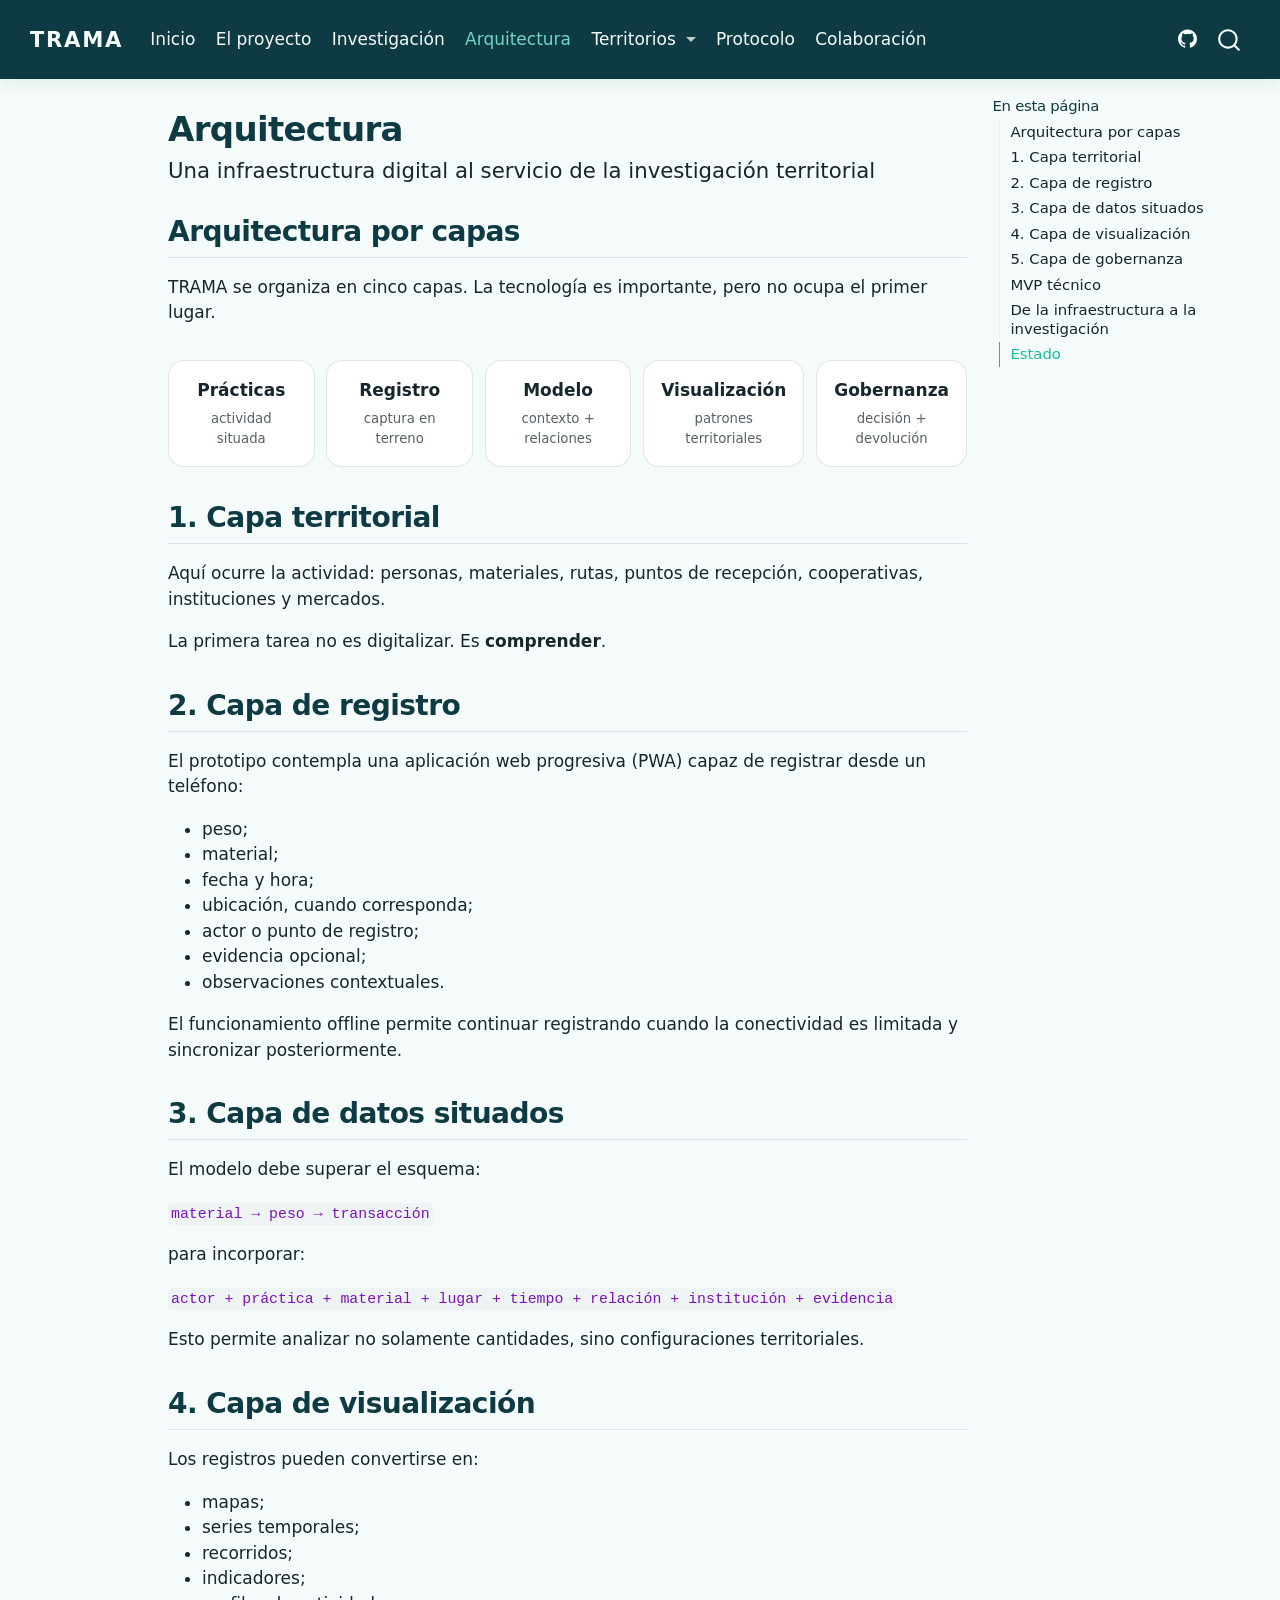
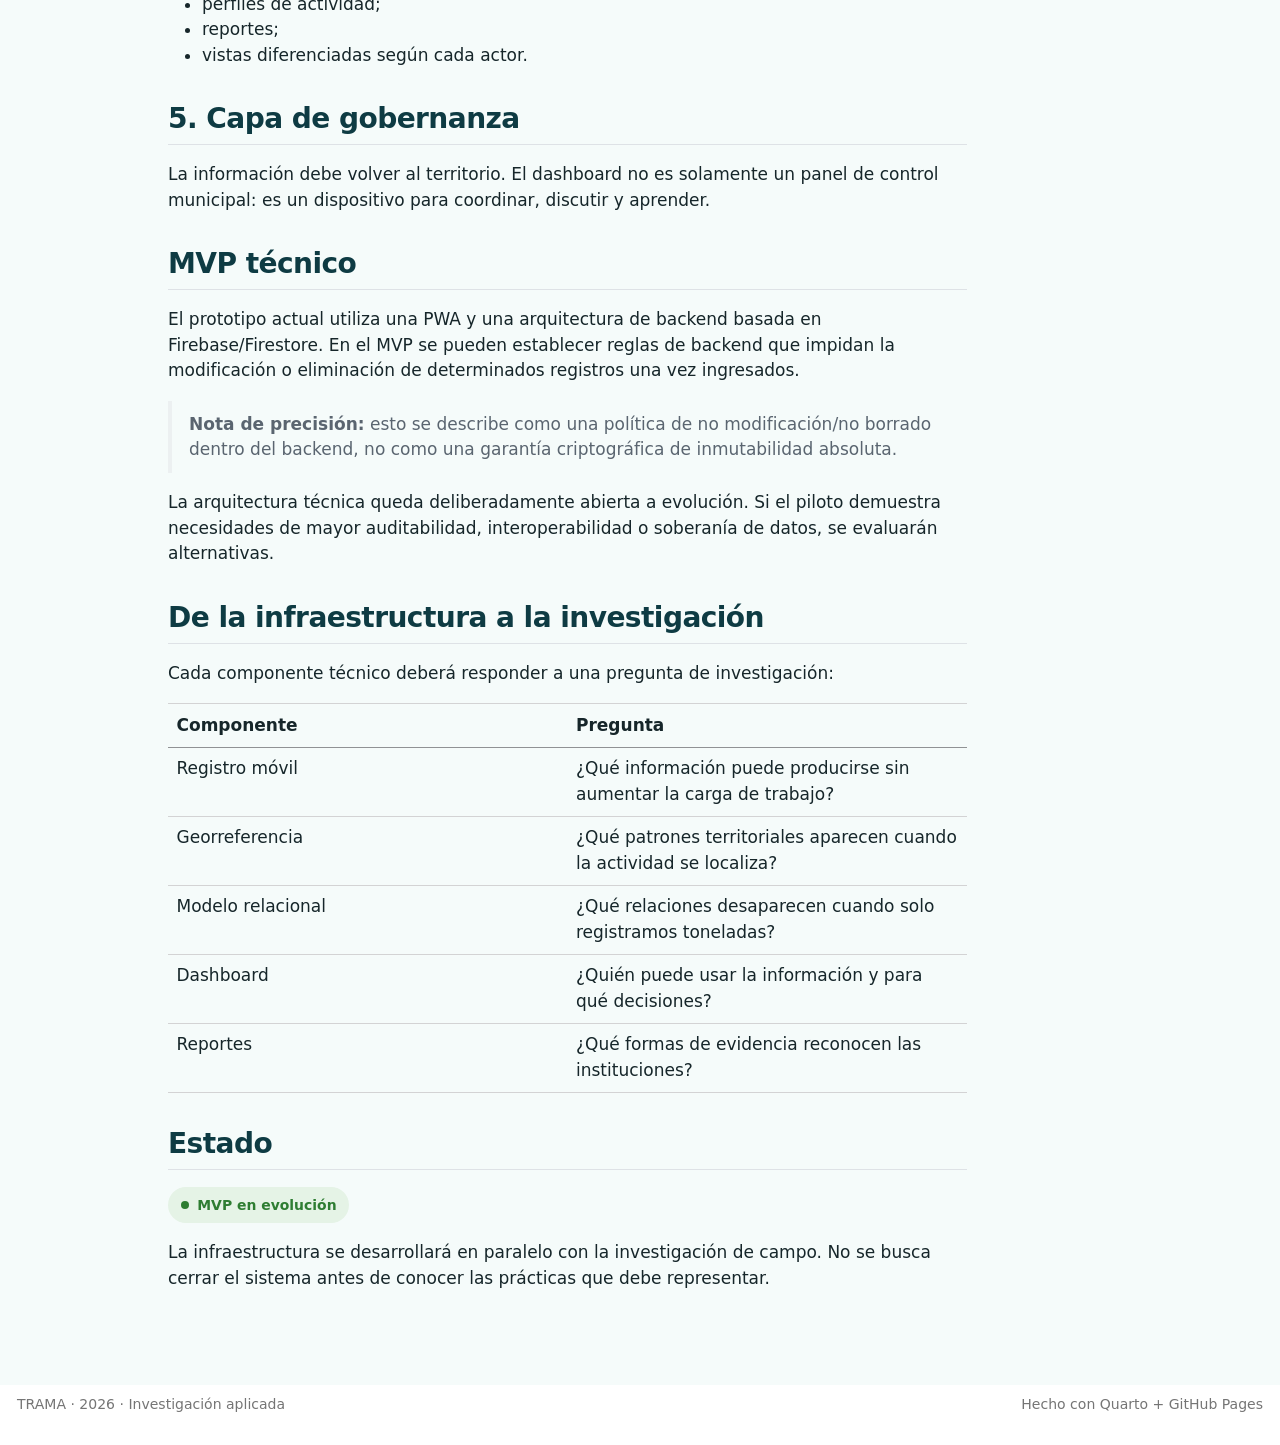
<file: arquitectura.html>
<!DOCTYPE html>
<html xmlns="http://www.w3.org/1999/xhtml" lang="es" xml:lang="es"><head>

<meta charset="utf-8">
<meta name="generator" content="quarto-1.9.38">

<meta name="viewport" content="width=device-width, initial-scale=1.0, user-scalable=yes">


<title>Arquitectura – TRAMA</title>
<style>
/* Default styles provided by pandoc.
** See https://pandoc.org/MANUAL.html#variables-for-html for config info.
*/
code{white-space: pre-wrap;}
span.smallcaps{font-variant: small-caps;}
div.columns{display: flex; gap: min(4vw, 1.5em);}
div.column{flex: auto; overflow-x: auto;}
div.hanging-indent{margin-left: 1.5em; text-indent: -1.5em;}
ul.task-list{list-style: none;}
ul.task-list li input[type="checkbox"] {
  width: 0.8em;
  margin: 0 0.8em 0.2em -1em; /* quarto-specific, see https://github.com/quarto-dev/quarto-cli/issues/4556 */ 
  vertical-align: middle;
}
</style>


<script src="site_libs/quarto-nav/quarto-nav.js"></script>
<script src="site_libs/quarto-nav/headroom.min.js"></script>
<script src="site_libs/clipboard/clipboard.min.js"></script>
<script src="site_libs/quarto-search/autocomplete.umd.js"></script>
<script src="site_libs/quarto-search/fuse.min.js"></script>
<script src="site_libs/quarto-search/quarto-search.js"></script>
<meta name="quarto:offset" content="./">
<script src="site_libs/quarto-html/quarto.js" type="module"></script>
<script src="site_libs/quarto-html/tabsets/tabsets.js" type="module"></script>
<script src="site_libs/quarto-html/popper.min.js"></script>
<script src="site_libs/quarto-html/tippy.umd.min.js"></script>
<script src="site_libs/quarto-html/anchor.min.js"></script>
<link href="site_libs/quarto-html/tippy.css" rel="stylesheet">
<link href="site_libs/quarto-html/quarto-syntax-highlighting-15634bcf2e68342d4ad2dfa704d543f6.css" rel="stylesheet" id="quarto-text-highlighting-styles">
<script src="site_libs/bootstrap/bootstrap.min.js"></script>
<link href="site_libs/bootstrap/bootstrap-icons.css" rel="stylesheet">
<link href="site_libs/bootstrap/bootstrap-44a6461fa7e6898873268ebcc8b17763.min.css" rel="stylesheet" append-hash="true" id="quarto-bootstrap" data-mode="light">
<script id="quarto-search-options" type="application/json">{
  "location": "navbar",
  "copy-button": false,
  "collapse-after": 3,
  "panel-placement": "end",
  "type": "overlay",
  "limit": 50,
  "keyboard-shortcut": [
    "f",
    "/",
    "s"
  ],
  "show-item-context": false,
  "language": {
    "search-no-results-text": "No se han encontrado resultados",
    "search-matching-documents-text": "documentos encontrados",
    "search-copy-link-title": "Copiar el enlace en la búsqueda",
    "search-hide-matches-text": "Ocultar resultados adicionales",
    "search-more-match-text": "resultado adicional en este documento",
    "search-more-matches-text": "resultados adicionales en este documento",
    "search-clear-button-title": "Borrar",
    "search-text-placeholder": "",
    "search-detached-cancel-button-title": "Cancelar",
    "search-submit-button-title": "Enviar",
    "search-label": "Buscar"
  }
}</script>
<style>html{ scroll-behavior: smooth; }</style>


</head>

<body class="nav-fixed quarto-light">

<div id="quarto-search-results"></div>
  <header id="quarto-header" class="headroom fixed-top">
    <nav class="navbar navbar-expand-lg " data-bs-theme="dark">
      <div class="navbar-container container-fluid">
      <div class="navbar-brand-container mx-auto">
    <a class="navbar-brand" href="./index.html">
    <span class="navbar-title">TRAMA</span>
    </a>
  </div>
            <div id="quarto-search" class="" title="Buscar"></div>
          <button class="navbar-toggler" type="button" data-bs-toggle="collapse" data-bs-target="#navbarCollapse" aria-controls="navbarCollapse" role="menu" aria-expanded="false" aria-label="Navegación de palanca" onclick="if (window.quartoToggleHeadroom) { window.quartoToggleHeadroom(); }">
  <span class="navbar-toggler-icon"></span>
</button>
          <div class="collapse navbar-collapse" id="navbarCollapse">
            <ul class="navbar-nav navbar-nav-scroll me-auto">
  <li class="nav-item">
    <a class="nav-link" href="./index.html"> 
<span class="menu-text">Inicio</span></a>
  </li>  
  <li class="nav-item">
    <a class="nav-link" href="./proyecto.html"> 
<span class="menu-text">El proyecto</span></a>
  </li>  
  <li class="nav-item">
    <a class="nav-link" href="./marco.html"> 
<span class="menu-text">Investigación</span></a>
  </li>  
  <li class="nav-item">
    <a class="nav-link active" href="./arquitectura.html" aria-current="page"> 
<span class="menu-text">Arquitectura</span></a>
  </li>  
  <li class="nav-item dropdown ">
    <a class="nav-link dropdown-toggle" href="#" id="nav-menu-territorios" role="link" data-bs-toggle="dropdown" aria-expanded="false">
 <span class="menu-text">Territorios</span>
    </a>
    <ul class="dropdown-menu" aria-labelledby="nav-menu-territorios">    
        <li>
    <a class="dropdown-item" href="./territorios.html">
 <span class="dropdown-text">Vista comparativa</span></a>
  </li>  
        <li>
    <a class="dropdown-item" href="./puente-alto.html">
 <span class="dropdown-text">Puente Alto</span></a>
  </li>  
        <li>
    <a class="dropdown-item" href="./vina.html">
 <span class="dropdown-text">Viña del Mar</span></a>
  </li>  
        <li>
    <a class="dropdown-item" href="./pac.html">
 <span class="dropdown-text">Pedro Aguirre Cerda</span></a>
  </li>  
        <li>
    <a class="dropdown-item" href="./euskadi.html">
 <span class="dropdown-text">Euskadi</span></a>
  </li>  
    </ul>
  </li>
  <li class="nav-item">
    <a class="nav-link" href="./protocolo.html"> 
<span class="menu-text">Protocolo</span></a>
  </li>  
  <li class="nav-item">
    <a class="nav-link" href="./colaboracion.html"> 
<span class="menu-text">Colaboración</span></a>
  </li>  
</ul>
            <ul class="navbar-nav navbar-nav-scroll ms-auto">
  <li class="nav-item compact">
    <a class="nav-link" href="https://github.com/nglmnz/trama"> <i class="bi bi-github" role="img">
</i> 
<span class="menu-text"></span></a>
  </li>  
</ul>
          </div> <!-- /navcollapse -->
            <div class="quarto-navbar-tools">
</div>
      </div> <!-- /container-fluid -->
    </nav>
</header>
<!-- content -->
<div id="quarto-content" class="quarto-container page-columns page-rows-contents page-layout-article page-navbar">
<!-- sidebar -->
<!-- margin-sidebar -->
    <div id="quarto-margin-sidebar" class="sidebar margin-sidebar">
        <nav id="TOC" role="doc-toc" class="toc-active">
    <h2 id="toc-title">En esta página</h2>
   
  <ul>
  <li><a href="#arquitectura-por-capas" id="toc-arquitectura-por-capas" class="nav-link active" data-scroll-target="#arquitectura-por-capas">Arquitectura por capas</a></li>
  <li><a href="#capa-territorial" id="toc-capa-territorial" class="nav-link" data-scroll-target="#capa-territorial">1. Capa territorial</a></li>
  <li><a href="#capa-de-registro" id="toc-capa-de-registro" class="nav-link" data-scroll-target="#capa-de-registro">2. Capa de registro</a></li>
  <li><a href="#capa-de-datos-situados" id="toc-capa-de-datos-situados" class="nav-link" data-scroll-target="#capa-de-datos-situados">3. Capa de datos situados</a></li>
  <li><a href="#capa-de-visualización" id="toc-capa-de-visualización" class="nav-link" data-scroll-target="#capa-de-visualización">4. Capa de visualización</a></li>
  <li><a href="#capa-de-gobernanza" id="toc-capa-de-gobernanza" class="nav-link" data-scroll-target="#capa-de-gobernanza">5. Capa de gobernanza</a></li>
  <li><a href="#mvp-técnico" id="toc-mvp-técnico" class="nav-link" data-scroll-target="#mvp-técnico">MVP técnico</a></li>
  <li><a href="#de-la-infraestructura-a-la-investigación" id="toc-de-la-infraestructura-a-la-investigación" class="nav-link" data-scroll-target="#de-la-infraestructura-a-la-investigación">De la infraestructura a la investigación</a></li>
  <li><a href="#estado" id="toc-estado" class="nav-link" data-scroll-target="#estado">Estado</a></li>
  </ul>
</nav>
    </div>
<!-- main -->
<main class="content" id="quarto-document-content">

<header id="title-block-header" class="quarto-title-block default">
<div class="quarto-title">
<h1 class="title">Arquitectura</h1>
<p class="subtitle lead">Una infraestructura digital al servicio de la investigación territorial</p>
</div>



<div class="quarto-title-meta">

    
  
    
  </div>
  


</header>


<section id="arquitectura-por-capas" class="level2">
<h2 class="anchored" data-anchor-id="arquitectura-por-capas">Arquitectura por capas</h2>
<p>TRAMA se organiza en cinco capas. La tecnología es importante, pero no ocupa el primer lugar.</p>
<div class="flow">
<div>
Prácticas<span>actividad situada</span>
</div>
<div>
Registro<span>captura en terreno</span>
</div>
<div>
Modelo<span>contexto + relaciones</span>
</div>
<div>
Visualización<span>patrones territoriales</span>
</div>
<div>
Gobernanza<span>decisión + devolución</span>
</div>
</div>
</section>
<section id="capa-territorial" class="level2">
<h2 class="anchored" data-anchor-id="capa-territorial">1. Capa territorial</h2>
<p>Aquí ocurre la actividad: personas, materiales, rutas, puntos de recepción, cooperativas, instituciones y mercados.</p>
<p>La primera tarea no es digitalizar. Es <strong>comprender</strong>.</p>
</section>
<section id="capa-de-registro" class="level2">
<h2 class="anchored" data-anchor-id="capa-de-registro">2. Capa de registro</h2>
<p>El prototipo contempla una aplicación web progresiva (PWA) capaz de registrar desde un teléfono:</p>
<ul>
<li>peso;</li>
<li>material;</li>
<li>fecha y hora;</li>
<li>ubicación, cuando corresponda;</li>
<li>actor o punto de registro;</li>
<li>evidencia opcional;</li>
<li>observaciones contextuales.</li>
</ul>
<p>El funcionamiento offline permite continuar registrando cuando la conectividad es limitada y sincronizar posteriormente.</p>
</section>
<section id="capa-de-datos-situados" class="level2">
<h2 class="anchored" data-anchor-id="capa-de-datos-situados">3. Capa de datos situados</h2>
<p>El modelo debe superar el esquema:</p>
<p><code>material → peso → transacción</code></p>
<p>para incorporar:</p>
<p><code>actor + práctica + material + lugar + tiempo + relación + institución + evidencia</code></p>
<p>Esto permite analizar no solamente cantidades, sino configuraciones territoriales.</p>
</section>
<section id="capa-de-visualización" class="level2">
<h2 class="anchored" data-anchor-id="capa-de-visualización">4. Capa de visualización</h2>
<p>Los registros pueden convertirse en:</p>
<ul>
<li>mapas;</li>
<li>series temporales;</li>
<li>recorridos;</li>
<li>indicadores;</li>
<li>perfiles de actividad;</li>
<li>reportes;</li>
<li>vistas diferenciadas según cada actor.</li>
</ul>
</section>
<section id="capa-de-gobernanza" class="level2">
<h2 class="anchored" data-anchor-id="capa-de-gobernanza">5. Capa de gobernanza</h2>
<p>La información debe volver al territorio. El dashboard no es solamente un panel de control municipal: es un dispositivo para coordinar, discutir y aprender.</p>
</section>
<section id="mvp-técnico" class="level2">
<h2 class="anchored" data-anchor-id="mvp-técnico">MVP técnico</h2>
<p>El prototipo actual utiliza una PWA y una arquitectura de backend basada en Firebase/Firestore. En el MVP se pueden establecer reglas de backend que impidan la modificación o eliminación de determinados registros una vez ingresados.</p>
<blockquote class="blockquote">
<p><strong>Nota de precisión:</strong> esto se describe como una política de no modificación/no borrado dentro del backend, no como una garantía criptográfica de inmutabilidad absoluta.</p>
</blockquote>
<p>La arquitectura técnica queda deliberadamente abierta a evolución. Si el piloto demuestra necesidades de mayor auditabilidad, interoperabilidad o soberanía de datos, se evaluarán alternativas.</p>
</section>
<section id="de-la-infraestructura-a-la-investigación" class="level2">
<h2 class="anchored" data-anchor-id="de-la-infraestructura-a-la-investigación">De la infraestructura a la investigación</h2>
<p>Cada componente técnico deberá responder a una pregunta de investigación:</p>
<table class="caption-top table">
<colgroup>
<col style="width: 50%">
<col style="width: 50%">
</colgroup>
<thead>
<tr class="header">
<th>Componente</th>
<th>Pregunta</th>
</tr>
</thead>
<tbody>
<tr class="odd">
<td>Registro móvil</td>
<td>¿Qué información puede producirse sin aumentar la carga de trabajo?</td>
</tr>
<tr class="even">
<td>Georreferencia</td>
<td>¿Qué patrones territoriales aparecen cuando la actividad se localiza?</td>
</tr>
<tr class="odd">
<td>Modelo relacional</td>
<td>¿Qué relaciones desaparecen cuando solo registramos toneladas?</td>
</tr>
<tr class="even">
<td>Dashboard</td>
<td>¿Quién puede usar la información y para qué decisiones?</td>
</tr>
<tr class="odd">
<td>Reportes</td>
<td>¿Qué formas de evidencia reconocen las instituciones?</td>
</tr>
</tbody>
</table>
</section>
<section id="estado" class="level2">
<h2 class="anchored" data-anchor-id="estado">Estado</h2>
<p><span class="status">MVP en evolución</span></p>
<p>La infraestructura se desarrollará en paralelo con la investigación de campo. No se busca cerrar el sistema antes de conocer las prácticas que debe representar.</p>


</section>

</main> <!-- /main -->
<script id="quarto-html-after-body" type="application/javascript">
  window.document.addEventListener("DOMContentLoaded", function (event) {
    const icon = "";
    const anchorJS = new window.AnchorJS();
    anchorJS.options = {
      placement: 'right',
      icon: icon
    };
    anchorJS.add('.anchored');
    const isCodeAnnotation = (el) => {
      for (const clz of el.classList) {
        if (clz.startsWith('code-annotation-')) {                     
          return true;
        }
      }
      return false;
    }
    const onCopySuccess = function(e) {
      // button target
      const button = e.trigger;
      // don't keep focus
      button.blur();
      // flash "checked"
      button.classList.add('code-copy-button-checked');
      var currentTitle = button.getAttribute("title");
      button.setAttribute("title", "Copiado");
      let tooltip;
      if (window.bootstrap) {
        button.setAttribute("data-bs-toggle", "tooltip");
        button.setAttribute("data-bs-placement", "left");
        button.setAttribute("data-bs-title", "Copiado");
        tooltip = new bootstrap.Tooltip(button, 
          { trigger: "manual", 
            customClass: "code-copy-button-tooltip",
            offset: [0, -8]});
        tooltip.show();    
      }
      setTimeout(function() {
        if (tooltip) {
          tooltip.hide();
          button.removeAttribute("data-bs-title");
          button.removeAttribute("data-bs-toggle");
          button.removeAttribute("data-bs-placement");
        }
        button.setAttribute("title", currentTitle);
        button.classList.remove('code-copy-button-checked');
      }, 1000);
      // clear code selection
      e.clearSelection();
    }
    const getTextToCopy = function(trigger) {
      const outerScaffold = trigger.parentElement.cloneNode(true);
      const codeEl = outerScaffold.querySelector('code');
      for (const childEl of codeEl.children) {
        if (isCodeAnnotation(childEl)) {
          childEl.remove();
        }
      }
      return codeEl.innerText;
    }
    const clipboard = new window.ClipboardJS('.code-copy-button:not([data-in-quarto-modal])', {
      text: getTextToCopy
    });
    clipboard.on('success', onCopySuccess);
    if (window.document.getElementById('quarto-embedded-source-code-modal')) {
      const clipboardModal = new window.ClipboardJS('.code-copy-button[data-in-quarto-modal]', {
        text: getTextToCopy,
        container: window.document.getElementById('quarto-embedded-source-code-modal')
      });
      clipboardModal.on('success', onCopySuccess);
    }
      var localhostRegex = new RegExp(/^(?:http|https):\/\/localhost\:?[0-9]*\//);
      var mailtoRegex = new RegExp(/^mailto:/);
        var filterRegex = new RegExp("https:\/\/nglmnz\.github\.io\/trama");
      var isInternal = (href) => {
          return filterRegex.test(href) || localhostRegex.test(href) || mailtoRegex.test(href);
      }
      // Inspect non-navigation links and adorn them if external
     var links = window.document.querySelectorAll('a[href]:not(.nav-link):not(.navbar-brand):not(.toc-action):not(.sidebar-link):not(.sidebar-item-toggle):not(.pagination-link):not(.no-external):not([aria-hidden]):not(.dropdown-item):not(.quarto-navigation-tool):not(.about-link)');
      for (var i=0; i<links.length; i++) {
        const link = links[i];
        if (!isInternal(link.href)) {
          // undo the damage that might have been done by quarto-nav.js in the case of
          // links that we want to consider external
          if (link.dataset.originalHref !== undefined) {
            link.href = link.dataset.originalHref;
          }
        }
      }
    function tippyHover(el, contentFn, onTriggerFn, onUntriggerFn) {
      const config = {
        allowHTML: true,
        maxWidth: 500,
        delay: 100,
        arrow: false,
        appendTo: function(el) {
            return el.parentElement;
        },
        interactive: true,
        interactiveBorder: 10,
        theme: 'quarto',
        placement: 'bottom-start',
      };
      if (contentFn) {
        config.content = contentFn;
      }
      if (onTriggerFn) {
        config.onTrigger = onTriggerFn;
      }
      if (onUntriggerFn) {
        config.onUntrigger = onUntriggerFn;
      }
      window.tippy(el, config); 
    }
    const noterefs = window.document.querySelectorAll('a[role="doc-noteref"]');
    for (var i=0; i<noterefs.length; i++) {
      const ref = noterefs[i];
      tippyHover(ref, function() {
        // use id or data attribute instead here
        let href = ref.getAttribute('data-footnote-href') || ref.getAttribute('href');
        try { href = new URL(href).hash; } catch {}
        const id = href.replace(/^#\/?/, "");
        const note = window.document.getElementById(id);
        if (note) {
          return note.innerHTML;
        } else {
          return "";
        }
      });
    }
    const xrefs = window.document.querySelectorAll('a.quarto-xref');
    const processXRef = (id, note) => {
      // Strip column container classes
      const stripColumnClz = (el) => {
        el.classList.remove("page-full", "page-columns");
        if (el.children) {
          for (const child of el.children) {
            stripColumnClz(child);
          }
        }
      }
      stripColumnClz(note)
      if (id === null || id.startsWith('sec-')) {
        // Special case sections, only their first couple elements
        const container = document.createElement("div");
        if (note.children && note.children.length > 2) {
          container.appendChild(note.children[0].cloneNode(true));
          for (let i = 1; i < note.children.length; i++) {
            const child = note.children[i];
            if (child.tagName === "P" && child.innerText === "") {
              continue;
            } else {
              container.appendChild(child.cloneNode(true));
              break;
            }
          }
          if (window.Quarto?.typesetMath) {
            window.Quarto.typesetMath(container);
          }
          return container.innerHTML
        } else {
          if (window.Quarto?.typesetMath) {
            window.Quarto.typesetMath(note);
          }
          return note.innerHTML;
        }
      } else {
        // Remove any anchor links if they are present
        const anchorLink = note.querySelector('a.anchorjs-link');
        if (anchorLink) {
          anchorLink.remove();
        }
        if (window.Quarto?.typesetMath) {
          window.Quarto.typesetMath(note);
        }
        if (note.classList.contains("callout")) {
          return note.outerHTML;
        } else {
          return note.innerHTML;
        }
      }
    }
    for (var i=0; i<xrefs.length; i++) {
      const xref = xrefs[i];
      tippyHover(xref, undefined, function(instance) {
        instance.disable();
        let url = xref.getAttribute('href');
        let hash = undefined; 
        if (url.startsWith('#')) {
          hash = url;
        } else {
          try { hash = new URL(url).hash; } catch {}
        }
        if (hash) {
          const id = hash.replace(/^#\/?/, "");
          const note = window.document.getElementById(id);
          if (note !== null) {
            try {
              const html = processXRef(id, note.cloneNode(true));
              instance.setContent(html);
            } finally {
              instance.enable();
              instance.show();
            }
          } else {
            // See if we can fetch this
            fetch(url.split('#')[0])
            .then(res => res.text())
            .then(html => {
              const parser = new DOMParser();
              const htmlDoc = parser.parseFromString(html, "text/html");
              const note = htmlDoc.getElementById(id);
              if (note !== null) {
                const html = processXRef(id, note);
                instance.setContent(html);
              } 
            }).finally(() => {
              instance.enable();
              instance.show();
            });
          }
        } else {
          // See if we can fetch a full url (with no hash to target)
          // This is a special case and we should probably do some content thinning / targeting
          fetch(url)
          .then(res => res.text())
          .then(html => {
            const parser = new DOMParser();
            const htmlDoc = parser.parseFromString(html, "text/html");
            const note = htmlDoc.querySelector('main.content');
            if (note !== null) {
              // This should only happen for chapter cross references
              // (since there is no id in the URL)
              // remove the first header
              if (note.children.length > 0 && note.children[0].tagName === "HEADER") {
                note.children[0].remove();
              }
              const html = processXRef(null, note);
              instance.setContent(html);
            } 
          }).finally(() => {
            instance.enable();
            instance.show();
          });
        }
      }, function(instance) {
      });
    }
        let selectedAnnoteEl;
        const selectorForAnnotation = ( cell, annotation) => {
          let cellAttr = 'data-code-cell="' + cell + '"';
          let lineAttr = 'data-code-annotation="' +  annotation + '"';
          const selector = 'span[' + cellAttr + '][' + lineAttr + ']';
          return selector;
        }
        const selectCodeLines = (annoteEl) => {
          const doc = window.document;
          const targetCell = annoteEl.getAttribute("data-target-cell");
          const targetAnnotation = annoteEl.getAttribute("data-target-annotation");
          const annoteSpan = window.document.querySelector(selectorForAnnotation(targetCell, targetAnnotation));
          const lines = annoteSpan.getAttribute("data-code-lines").split(",");
          const lineIds = lines.map((line) => {
            return targetCell + "-" + line;
          })
          let top = null;
          let height = null;
          let parent = null;
          if (lineIds.length > 0) {
              //compute the position of the single el (top and bottom and make a div)
              const el = window.document.getElementById(lineIds[0]);
              top = el.offsetTop;
              height = el.offsetHeight;
              parent = el.parentElement.parentElement;
            if (lineIds.length > 1) {
              const lastEl = window.document.getElementById(lineIds[lineIds.length - 1]);
              const bottom = lastEl.offsetTop + lastEl.offsetHeight;
              height = bottom - top;
            }
            if (top !== null && height !== null && parent !== null) {
              // cook up a div (if necessary) and position it 
              let div = window.document.getElementById("code-annotation-line-highlight");
              if (div === null) {
                div = window.document.createElement("div");
                div.setAttribute("id", "code-annotation-line-highlight");
                div.style.position = 'absolute';
                parent.appendChild(div);
              }
              div.style.top = top - 2 + "px";
              div.style.height = height + 4 + "px";
              div.style.left = 0;
              let gutterDiv = window.document.getElementById("code-annotation-line-highlight-gutter");
              if (gutterDiv === null) {
                gutterDiv = window.document.createElement("div");
                gutterDiv.setAttribute("id", "code-annotation-line-highlight-gutter");
                gutterDiv.style.position = 'absolute';
                const codeCell = window.document.getElementById(targetCell);
                const gutter = codeCell.querySelector('.code-annotation-gutter');
                gutter.appendChild(gutterDiv);
              }
              gutterDiv.style.top = top - 2 + "px";
              gutterDiv.style.height = height + 4 + "px";
            }
            selectedAnnoteEl = annoteEl;
          }
        };
        const unselectCodeLines = () => {
          const elementsIds = ["code-annotation-line-highlight", "code-annotation-line-highlight-gutter"];
          elementsIds.forEach((elId) => {
            const div = window.document.getElementById(elId);
            if (div) {
              div.remove();
            }
          });
          selectedAnnoteEl = undefined;
        };
          // Handle positioning of the toggle
      window.addEventListener(
        "resize",
        throttle(() => {
          elRect = undefined;
          if (selectedAnnoteEl) {
            selectCodeLines(selectedAnnoteEl);
          }
        }, 10)
      );
      function throttle(fn, ms) {
      let throttle = false;
      let timer;
        return (...args) => {
          if(!throttle) { // first call gets through
              fn.apply(this, args);
              throttle = true;
          } else { // all the others get throttled
              if(timer) clearTimeout(timer); // cancel #2
              timer = setTimeout(() => {
                fn.apply(this, args);
                timer = throttle = false;
              }, ms);
          }
        };
      }
        // Attach click handler to the DT
        const annoteDls = window.document.querySelectorAll('dt[data-target-cell]');
        for (const annoteDlNode of annoteDls) {
          annoteDlNode.addEventListener('click', (event) => {
            const clickedEl = event.target;
            if (clickedEl !== selectedAnnoteEl) {
              unselectCodeLines();
              const activeEl = window.document.querySelector('dt[data-target-cell].code-annotation-active');
              if (activeEl) {
                activeEl.classList.remove('code-annotation-active');
              }
              selectCodeLines(clickedEl);
              clickedEl.classList.add('code-annotation-active');
            } else {
              // Unselect the line
              unselectCodeLines();
              clickedEl.classList.remove('code-annotation-active');
            }
          });
        }
    const findCites = (el) => {
      const parentEl = el.parentElement;
      if (parentEl) {
        const cites = parentEl.dataset.cites;
        if (cites) {
          return {
            el,
            cites: cites.split(' ')
          };
        } else {
          return findCites(el.parentElement)
        }
      } else {
        return undefined;
      }
    };
    var bibliorefs = window.document.querySelectorAll('a[role="doc-biblioref"]');
    for (var i=0; i<bibliorefs.length; i++) {
      const ref = bibliorefs[i];
      const citeInfo = findCites(ref);
      if (citeInfo) {
        tippyHover(citeInfo.el, function() {
          var popup = window.document.createElement('div');
          citeInfo.cites.forEach(function(cite) {
            var citeDiv = window.document.createElement('div');
            citeDiv.classList.add('hanging-indent');
            citeDiv.classList.add('csl-entry');
            var biblioDiv = window.document.getElementById('ref-' + cite);
            if (biblioDiv) {
              citeDiv.innerHTML = biblioDiv.innerHTML;
            }
            popup.appendChild(citeDiv);
          });
          return popup.innerHTML;
        });
      }
    }
  });
  </script>
</div> <!-- /content -->
<footer class="footer">
  <div class="nav-footer">
    <div class="nav-footer-left">
<p>TRAMA · 2026 · Investigación aplicada</p>
</div>   
    <div class="nav-footer-center">
      &nbsp;
    </div>
    <div class="nav-footer-right">
<p>Hecho con Quarto + GitHub Pages</p>
</div>
  </div>
</footer>




<script src="site_libs/quarto-html/zenscroll-min.js"></script>
</body></html>
</file>
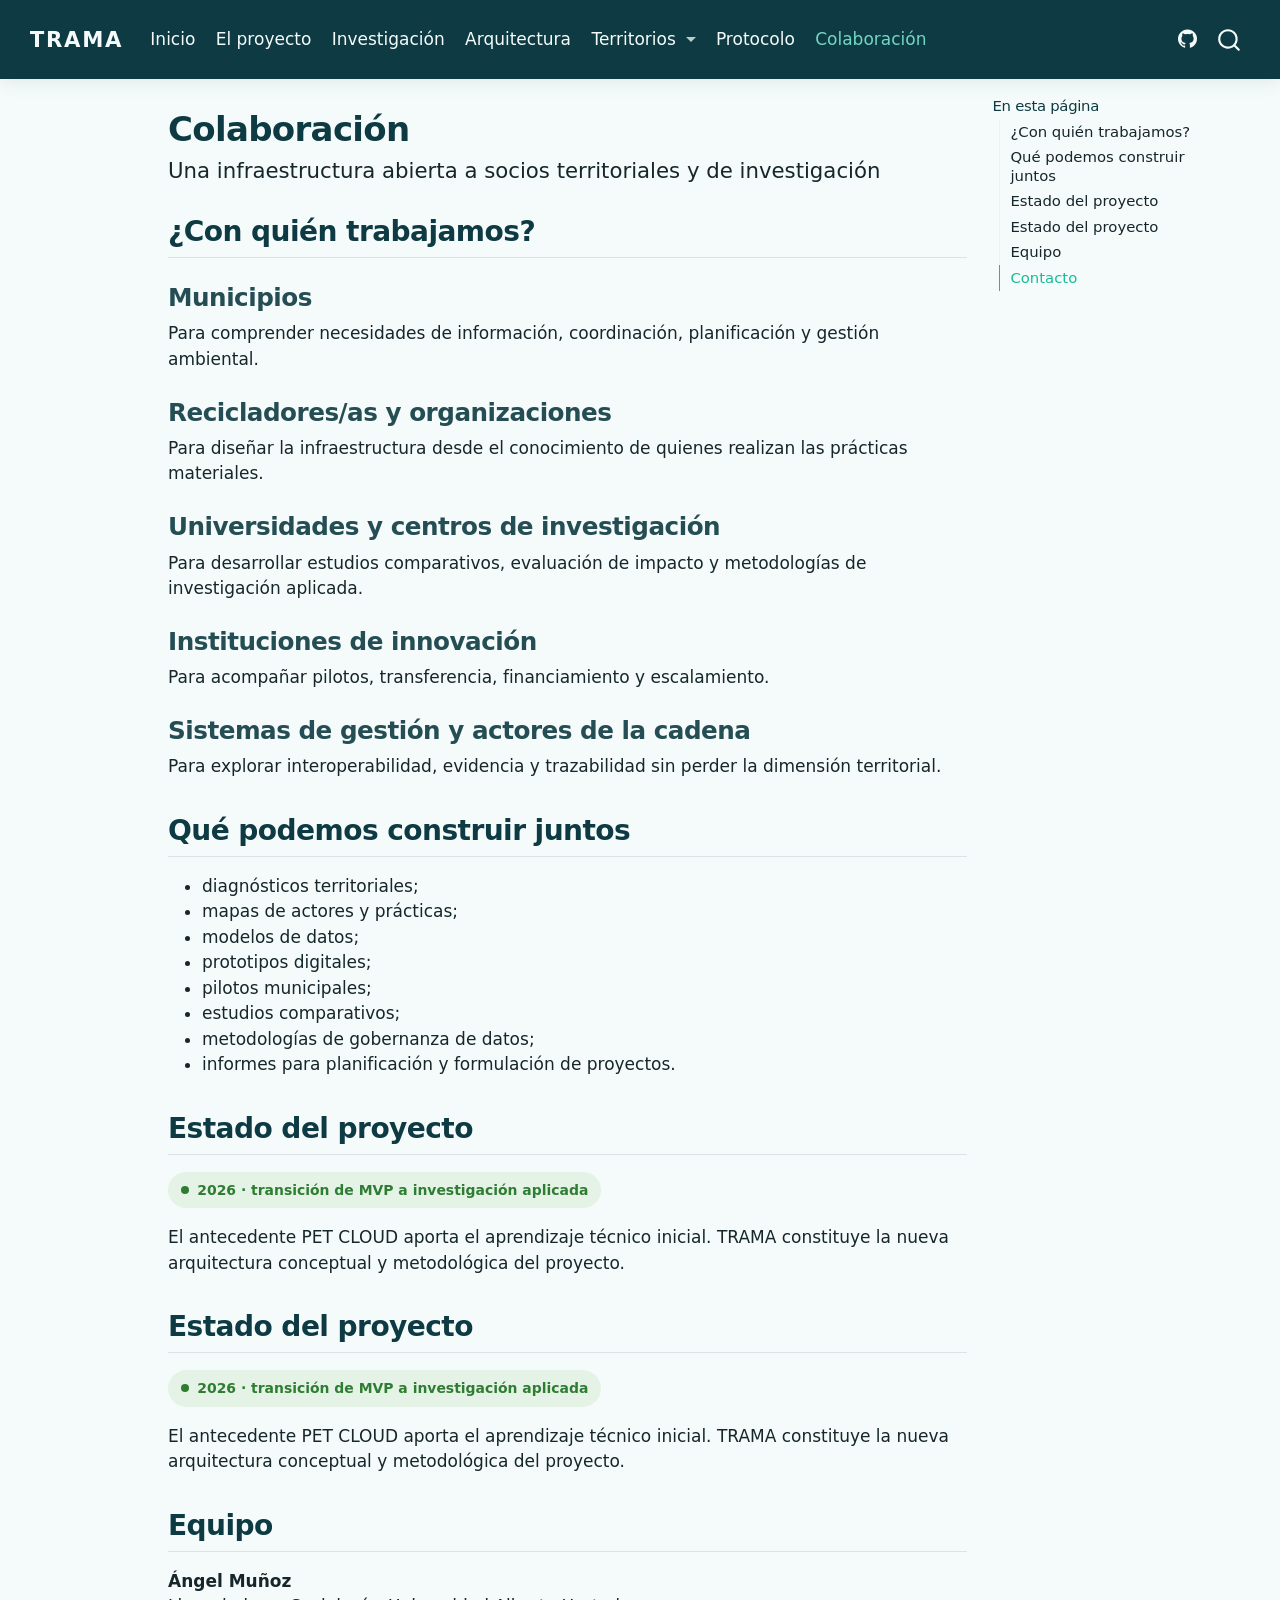
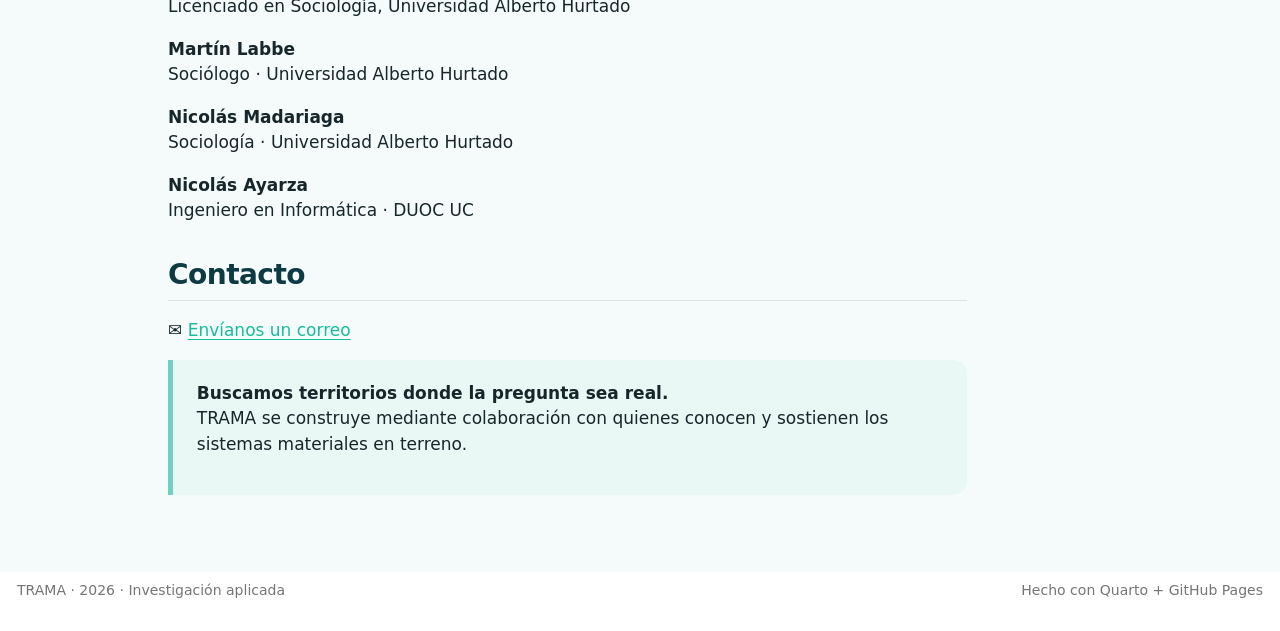
<file: colaboracion.html>
<!DOCTYPE html>
<html xmlns="http://www.w3.org/1999/xhtml" lang="es" xml:lang="es"><head>

<meta charset="utf-8">
<meta name="generator" content="quarto-1.9.38">

<meta name="viewport" content="width=device-width, initial-scale=1.0, user-scalable=yes">


<title>Colaboración – TRAMA</title>
<style>
/* Default styles provided by pandoc.
** See https://pandoc.org/MANUAL.html#variables-for-html for config info.
*/
code{white-space: pre-wrap;}
span.smallcaps{font-variant: small-caps;}
div.columns{display: flex; gap: min(4vw, 1.5em);}
div.column{flex: auto; overflow-x: auto;}
div.hanging-indent{margin-left: 1.5em; text-indent: -1.5em;}
ul.task-list{list-style: none;}
ul.task-list li input[type="checkbox"] {
  width: 0.8em;
  margin: 0 0.8em 0.2em -1em; /* quarto-specific, see https://github.com/quarto-dev/quarto-cli/issues/4556 */ 
  vertical-align: middle;
}
</style>


<script src="site_libs/quarto-nav/quarto-nav.js"></script>
<script src="site_libs/quarto-nav/headroom.min.js"></script>
<script src="site_libs/clipboard/clipboard.min.js"></script>
<script src="site_libs/quarto-search/autocomplete.umd.js"></script>
<script src="site_libs/quarto-search/fuse.min.js"></script>
<script src="site_libs/quarto-search/quarto-search.js"></script>
<meta name="quarto:offset" content="./">
<script src="site_libs/quarto-html/quarto.js" type="module"></script>
<script src="site_libs/quarto-html/tabsets/tabsets.js" type="module"></script>
<script src="site_libs/quarto-html/popper.min.js"></script>
<script src="site_libs/quarto-html/tippy.umd.min.js"></script>
<script src="site_libs/quarto-html/anchor.min.js"></script>
<link href="site_libs/quarto-html/tippy.css" rel="stylesheet">
<link href="site_libs/quarto-html/quarto-syntax-highlighting-15634bcf2e68342d4ad2dfa704d543f6.css" rel="stylesheet" id="quarto-text-highlighting-styles">
<script src="site_libs/bootstrap/bootstrap.min.js"></script>
<link href="site_libs/bootstrap/bootstrap-icons.css" rel="stylesheet">
<link href="site_libs/bootstrap/bootstrap-44a6461fa7e6898873268ebcc8b17763.min.css" rel="stylesheet" append-hash="true" id="quarto-bootstrap" data-mode="light">
<script id="quarto-search-options" type="application/json">{
  "location": "navbar",
  "copy-button": false,
  "collapse-after": 3,
  "panel-placement": "end",
  "type": "overlay",
  "limit": 50,
  "keyboard-shortcut": [
    "f",
    "/",
    "s"
  ],
  "show-item-context": false,
  "language": {
    "search-no-results-text": "No se han encontrado resultados",
    "search-matching-documents-text": "documentos encontrados",
    "search-copy-link-title": "Copiar el enlace en la búsqueda",
    "search-hide-matches-text": "Ocultar resultados adicionales",
    "search-more-match-text": "resultado adicional en este documento",
    "search-more-matches-text": "resultados adicionales en este documento",
    "search-clear-button-title": "Borrar",
    "search-text-placeholder": "",
    "search-detached-cancel-button-title": "Cancelar",
    "search-submit-button-title": "Enviar",
    "search-label": "Buscar"
  }
}</script>
<style>html{ scroll-behavior: smooth; }</style>


</head>

<body class="nav-fixed quarto-light">

<div id="quarto-search-results"></div>
  <header id="quarto-header" class="headroom fixed-top">
    <nav class="navbar navbar-expand-lg " data-bs-theme="dark">
      <div class="navbar-container container-fluid">
      <div class="navbar-brand-container mx-auto">
    <a class="navbar-brand" href="./index.html">
    <span class="navbar-title">TRAMA</span>
    </a>
  </div>
            <div id="quarto-search" class="" title="Buscar"></div>
          <button class="navbar-toggler" type="button" data-bs-toggle="collapse" data-bs-target="#navbarCollapse" aria-controls="navbarCollapse" role="menu" aria-expanded="false" aria-label="Navegación de palanca" onclick="if (window.quartoToggleHeadroom) { window.quartoToggleHeadroom(); }">
  <span class="navbar-toggler-icon"></span>
</button>
          <div class="collapse navbar-collapse" id="navbarCollapse">
            <ul class="navbar-nav navbar-nav-scroll me-auto">
  <li class="nav-item">
    <a class="nav-link" href="./index.html"> 
<span class="menu-text">Inicio</span></a>
  </li>  
  <li class="nav-item">
    <a class="nav-link" href="./proyecto.html"> 
<span class="menu-text">El proyecto</span></a>
  </li>  
  <li class="nav-item">
    <a class="nav-link" href="./marco.html"> 
<span class="menu-text">Investigación</span></a>
  </li>  
  <li class="nav-item">
    <a class="nav-link" href="./arquitectura.html"> 
<span class="menu-text">Arquitectura</span></a>
  </li>  
  <li class="nav-item dropdown ">
    <a class="nav-link dropdown-toggle" href="#" id="nav-menu-territorios" role="link" data-bs-toggle="dropdown" aria-expanded="false">
 <span class="menu-text">Territorios</span>
    </a>
    <ul class="dropdown-menu" aria-labelledby="nav-menu-territorios">    
        <li>
    <a class="dropdown-item" href="./territorios.html">
 <span class="dropdown-text">Vista comparativa</span></a>
  </li>  
        <li>
    <a class="dropdown-item" href="./puente-alto.html">
 <span class="dropdown-text">Puente Alto</span></a>
  </li>  
        <li>
    <a class="dropdown-item" href="./vina.html">
 <span class="dropdown-text">Viña del Mar</span></a>
  </li>  
        <li>
    <a class="dropdown-item" href="./pac.html">
 <span class="dropdown-text">Pedro Aguirre Cerda</span></a>
  </li>  
        <li>
    <a class="dropdown-item" href="./euskadi.html">
 <span class="dropdown-text">Euskadi</span></a>
  </li>  
    </ul>
  </li>
  <li class="nav-item">
    <a class="nav-link" href="./protocolo.html"> 
<span class="menu-text">Protocolo</span></a>
  </li>  
  <li class="nav-item">
    <a class="nav-link active" href="./colaboracion.html" aria-current="page"> 
<span class="menu-text">Colaboración</span></a>
  </li>  
</ul>
            <ul class="navbar-nav navbar-nav-scroll ms-auto">
  <li class="nav-item compact">
    <a class="nav-link" href="https://github.com/nglmnz/trama"> <i class="bi bi-github" role="img">
</i> 
<span class="menu-text"></span></a>
  </li>  
</ul>
          </div> <!-- /navcollapse -->
            <div class="quarto-navbar-tools">
</div>
      </div> <!-- /container-fluid -->
    </nav>
</header>
<!-- content -->
<div id="quarto-content" class="quarto-container page-columns page-rows-contents page-layout-article page-navbar">
<!-- sidebar -->
<!-- margin-sidebar -->
    <div id="quarto-margin-sidebar" class="sidebar margin-sidebar">
        <nav id="TOC" role="doc-toc" class="toc-active">
    <h2 id="toc-title">En esta página</h2>
   
  <ul>
  <li><a href="#con-quién-trabajamos" id="toc-con-quién-trabajamos" class="nav-link active" data-scroll-target="#con-quién-trabajamos">¿Con quién trabajamos?</a>
  <ul class="collapse">
  <li><a href="#municipios" id="toc-municipios" class="nav-link" data-scroll-target="#municipios">Municipios</a></li>
  <li><a href="#recicladoresas-y-organizaciones" id="toc-recicladoresas-y-organizaciones" class="nav-link" data-scroll-target="#recicladoresas-y-organizaciones">Recicladores/as y organizaciones</a></li>
  <li><a href="#universidades-y-centros-de-investigación" id="toc-universidades-y-centros-de-investigación" class="nav-link" data-scroll-target="#universidades-y-centros-de-investigación">Universidades y centros de investigación</a></li>
  <li><a href="#instituciones-de-innovación" id="toc-instituciones-de-innovación" class="nav-link" data-scroll-target="#instituciones-de-innovación">Instituciones de innovación</a></li>
  <li><a href="#sistemas-de-gestión-y-actores-de-la-cadena" id="toc-sistemas-de-gestión-y-actores-de-la-cadena" class="nav-link" data-scroll-target="#sistemas-de-gestión-y-actores-de-la-cadena">Sistemas de gestión y actores de la cadena</a></li>
  </ul></li>
  <li><a href="#qué-podemos-construir-juntos" id="toc-qué-podemos-construir-juntos" class="nav-link" data-scroll-target="#qué-podemos-construir-juntos">Qué podemos construir juntos</a></li>
  <li><a href="#estado-del-proyecto" id="toc-estado-del-proyecto" class="nav-link" data-scroll-target="#estado-del-proyecto">Estado del proyecto</a></li>
  <li><a href="#estado-del-proyecto-1" id="toc-estado-del-proyecto-1" class="nav-link" data-scroll-target="#estado-del-proyecto-1">Estado del proyecto</a></li>
  <li><a href="#equipo" id="toc-equipo" class="nav-link" data-scroll-target="#equipo">Equipo</a></li>
  <li><a href="#contacto" id="toc-contacto" class="nav-link" data-scroll-target="#contacto">Contacto</a></li>
  </ul>
</nav>
    </div>
<!-- main -->
<main class="content" id="quarto-document-content">

<header id="title-block-header" class="quarto-title-block default">
<div class="quarto-title">
<h1 class="title">Colaboración</h1>
<p class="subtitle lead">Una infraestructura abierta a socios territoriales y de investigación</p>
</div>



<div class="quarto-title-meta">

    
  
    
  </div>
  


</header>


<section id="con-quién-trabajamos" class="level2">
<h2 class="anchored" data-anchor-id="con-quién-trabajamos">¿Con quién trabajamos?</h2>
<section id="municipios" class="level3">
<h3 class="anchored" data-anchor-id="municipios">Municipios</h3>
<p>Para comprender necesidades de información, coordinación, planificación y gestión ambiental.</p>
</section>
<section id="recicladoresas-y-organizaciones" class="level3">
<h3 class="anchored" data-anchor-id="recicladoresas-y-organizaciones">Recicladores/as y organizaciones</h3>
<p>Para diseñar la infraestructura desde el conocimiento de quienes realizan las prácticas materiales.</p>
</section>
<section id="universidades-y-centros-de-investigación" class="level3">
<h3 class="anchored" data-anchor-id="universidades-y-centros-de-investigación">Universidades y centros de investigación</h3>
<p>Para desarrollar estudios comparativos, evaluación de impacto y metodologías de investigación aplicada.</p>
</section>
<section id="instituciones-de-innovación" class="level3">
<h3 class="anchored" data-anchor-id="instituciones-de-innovación">Instituciones de innovación</h3>
<p>Para acompañar pilotos, transferencia, financiamiento y escalamiento.</p>
</section>
<section id="sistemas-de-gestión-y-actores-de-la-cadena" class="level3">
<h3 class="anchored" data-anchor-id="sistemas-de-gestión-y-actores-de-la-cadena">Sistemas de gestión y actores de la cadena</h3>
<p>Para explorar interoperabilidad, evidencia y trazabilidad sin perder la dimensión territorial.</p>
</section>
</section>
<section id="qué-podemos-construir-juntos" class="level2">
<h2 class="anchored" data-anchor-id="qué-podemos-construir-juntos">Qué podemos construir juntos</h2>
<ul>
<li>diagnósticos territoriales;</li>
<li>mapas de actores y prácticas;</li>
<li>modelos de datos;</li>
<li>prototipos digitales;</li>
<li>pilotos municipales;</li>
<li>estudios comparativos;</li>
<li>metodologías de gobernanza de datos;</li>
<li>informes para planificación y formulación de proyectos.</li>
</ul>
</section>
<section id="estado-del-proyecto" class="level2">
<h2 class="anchored" data-anchor-id="estado-del-proyecto">Estado del proyecto</h2>
<p><span class="status">2026 · transición de MVP a investigación aplicada</span></p>
<p>El antecedente PET CLOUD aporta el aprendizaje técnico inicial. TRAMA constituye la nueva arquitectura conceptual y metodológica del proyecto.</p>
</section>
<section id="estado-del-proyecto-1" class="level2">
<h2 class="anchored" data-anchor-id="estado-del-proyecto-1">Estado del proyecto</h2>
<p><span class="status">2026 · transición de MVP a investigación aplicada</span></p>
<p>El antecedente PET CLOUD aporta el aprendizaje técnico inicial. TRAMA constituye la nueva arquitectura conceptual y metodológica del proyecto.</p>
</section>
<section id="equipo" class="level2">
<h2 class="anchored" data-anchor-id="equipo">Equipo</h2>
<p><strong>Ángel Muñoz</strong><br>
Licenciado en Sociología, Universidad Alberto Hurtado</p>
<p><strong>Martín Labbe</strong><br>
Sociólogo · Universidad Alberto Hurtado</p>
<p><strong>Nicolás Madariaga</strong><br>
Sociología · Universidad Alberto Hurtado</p>
<p><strong>Nicolás Ayarza</strong><br>
Ingeniero en Informática · DUOC UC</p>
</section>
<section id="contacto" class="level2">
<h2 class="anchored" data-anchor-id="contacto">Contacto</h2>
<p>✉ <a href="mailto:anmunozr@alumnos.uahurtado.cl?subject=Colaboración%20PET%20CLOUD&amp;body=Hola%20Ángel%2C%0A%0AMe%20interesa%20conocer%20más%20sobre%20PET%20CLOUD%20y%20explorar%20posibilidades%20de%20colaboración.%0A%0A">Envíanos un correo</a></p>
<div class="callout-trama">
<p><strong>Buscamos territorios donde la pregunta sea real.</strong><br> TRAMA se construye mediante colaboración con quienes conocen y sostienen los sistemas materiales en terreno.</p>
</div>


</section>

</main> <!-- /main -->
<script id="quarto-html-after-body" type="application/javascript">
  window.document.addEventListener("DOMContentLoaded", function (event) {
    const icon = "";
    const anchorJS = new window.AnchorJS();
    anchorJS.options = {
      placement: 'right',
      icon: icon
    };
    anchorJS.add('.anchored');
    const isCodeAnnotation = (el) => {
      for (const clz of el.classList) {
        if (clz.startsWith('code-annotation-')) {                     
          return true;
        }
      }
      return false;
    }
    const onCopySuccess = function(e) {
      // button target
      const button = e.trigger;
      // don't keep focus
      button.blur();
      // flash "checked"
      button.classList.add('code-copy-button-checked');
      var currentTitle = button.getAttribute("title");
      button.setAttribute("title", "Copiado");
      let tooltip;
      if (window.bootstrap) {
        button.setAttribute("data-bs-toggle", "tooltip");
        button.setAttribute("data-bs-placement", "left");
        button.setAttribute("data-bs-title", "Copiado");
        tooltip = new bootstrap.Tooltip(button, 
          { trigger: "manual", 
            customClass: "code-copy-button-tooltip",
            offset: [0, -8]});
        tooltip.show();    
      }
      setTimeout(function() {
        if (tooltip) {
          tooltip.hide();
          button.removeAttribute("data-bs-title");
          button.removeAttribute("data-bs-toggle");
          button.removeAttribute("data-bs-placement");
        }
        button.setAttribute("title", currentTitle);
        button.classList.remove('code-copy-button-checked');
      }, 1000);
      // clear code selection
      e.clearSelection();
    }
    const getTextToCopy = function(trigger) {
      const outerScaffold = trigger.parentElement.cloneNode(true);
      const codeEl = outerScaffold.querySelector('code');
      for (const childEl of codeEl.children) {
        if (isCodeAnnotation(childEl)) {
          childEl.remove();
        }
      }
      return codeEl.innerText;
    }
    const clipboard = new window.ClipboardJS('.code-copy-button:not([data-in-quarto-modal])', {
      text: getTextToCopy
    });
    clipboard.on('success', onCopySuccess);
    if (window.document.getElementById('quarto-embedded-source-code-modal')) {
      const clipboardModal = new window.ClipboardJS('.code-copy-button[data-in-quarto-modal]', {
        text: getTextToCopy,
        container: window.document.getElementById('quarto-embedded-source-code-modal')
      });
      clipboardModal.on('success', onCopySuccess);
    }
      var localhostRegex = new RegExp(/^(?:http|https):\/\/localhost\:?[0-9]*\//);
      var mailtoRegex = new RegExp(/^mailto:/);
        var filterRegex = new RegExp("https:\/\/nglmnz\.github\.io\/trama");
      var isInternal = (href) => {
          return filterRegex.test(href) || localhostRegex.test(href) || mailtoRegex.test(href);
      }
      // Inspect non-navigation links and adorn them if external
     var links = window.document.querySelectorAll('a[href]:not(.nav-link):not(.navbar-brand):not(.toc-action):not(.sidebar-link):not(.sidebar-item-toggle):not(.pagination-link):not(.no-external):not([aria-hidden]):not(.dropdown-item):not(.quarto-navigation-tool):not(.about-link)');
      for (var i=0; i<links.length; i++) {
        const link = links[i];
        if (!isInternal(link.href)) {
          // undo the damage that might have been done by quarto-nav.js in the case of
          // links that we want to consider external
          if (link.dataset.originalHref !== undefined) {
            link.href = link.dataset.originalHref;
          }
        }
      }
    function tippyHover(el, contentFn, onTriggerFn, onUntriggerFn) {
      const config = {
        allowHTML: true,
        maxWidth: 500,
        delay: 100,
        arrow: false,
        appendTo: function(el) {
            return el.parentElement;
        },
        interactive: true,
        interactiveBorder: 10,
        theme: 'quarto',
        placement: 'bottom-start',
      };
      if (contentFn) {
        config.content = contentFn;
      }
      if (onTriggerFn) {
        config.onTrigger = onTriggerFn;
      }
      if (onUntriggerFn) {
        config.onUntrigger = onUntriggerFn;
      }
      window.tippy(el, config); 
    }
    const noterefs = window.document.querySelectorAll('a[role="doc-noteref"]');
    for (var i=0; i<noterefs.length; i++) {
      const ref = noterefs[i];
      tippyHover(ref, function() {
        // use id or data attribute instead here
        let href = ref.getAttribute('data-footnote-href') || ref.getAttribute('href');
        try { href = new URL(href).hash; } catch {}
        const id = href.replace(/^#\/?/, "");
        const note = window.document.getElementById(id);
        if (note) {
          return note.innerHTML;
        } else {
          return "";
        }
      });
    }
    const xrefs = window.document.querySelectorAll('a.quarto-xref');
    const processXRef = (id, note) => {
      // Strip column container classes
      const stripColumnClz = (el) => {
        el.classList.remove("page-full", "page-columns");
        if (el.children) {
          for (const child of el.children) {
            stripColumnClz(child);
          }
        }
      }
      stripColumnClz(note)
      if (id === null || id.startsWith('sec-')) {
        // Special case sections, only their first couple elements
        const container = document.createElement("div");
        if (note.children && note.children.length > 2) {
          container.appendChild(note.children[0].cloneNode(true));
          for (let i = 1; i < note.children.length; i++) {
            const child = note.children[i];
            if (child.tagName === "P" && child.innerText === "") {
              continue;
            } else {
              container.appendChild(child.cloneNode(true));
              break;
            }
          }
          if (window.Quarto?.typesetMath) {
            window.Quarto.typesetMath(container);
          }
          return container.innerHTML
        } else {
          if (window.Quarto?.typesetMath) {
            window.Quarto.typesetMath(note);
          }
          return note.innerHTML;
        }
      } else {
        // Remove any anchor links if they are present
        const anchorLink = note.querySelector('a.anchorjs-link');
        if (anchorLink) {
          anchorLink.remove();
        }
        if (window.Quarto?.typesetMath) {
          window.Quarto.typesetMath(note);
        }
        if (note.classList.contains("callout")) {
          return note.outerHTML;
        } else {
          return note.innerHTML;
        }
      }
    }
    for (var i=0; i<xrefs.length; i++) {
      const xref = xrefs[i];
      tippyHover(xref, undefined, function(instance) {
        instance.disable();
        let url = xref.getAttribute('href');
        let hash = undefined; 
        if (url.startsWith('#')) {
          hash = url;
        } else {
          try { hash = new URL(url).hash; } catch {}
        }
        if (hash) {
          const id = hash.replace(/^#\/?/, "");
          const note = window.document.getElementById(id);
          if (note !== null) {
            try {
              const html = processXRef(id, note.cloneNode(true));
              instance.setContent(html);
            } finally {
              instance.enable();
              instance.show();
            }
          } else {
            // See if we can fetch this
            fetch(url.split('#')[0])
            .then(res => res.text())
            .then(html => {
              const parser = new DOMParser();
              const htmlDoc = parser.parseFromString(html, "text/html");
              const note = htmlDoc.getElementById(id);
              if (note !== null) {
                const html = processXRef(id, note);
                instance.setContent(html);
              } 
            }).finally(() => {
              instance.enable();
              instance.show();
            });
          }
        } else {
          // See if we can fetch a full url (with no hash to target)
          // This is a special case and we should probably do some content thinning / targeting
          fetch(url)
          .then(res => res.text())
          .then(html => {
            const parser = new DOMParser();
            const htmlDoc = parser.parseFromString(html, "text/html");
            const note = htmlDoc.querySelector('main.content');
            if (note !== null) {
              // This should only happen for chapter cross references
              // (since there is no id in the URL)
              // remove the first header
              if (note.children.length > 0 && note.children[0].tagName === "HEADER") {
                note.children[0].remove();
              }
              const html = processXRef(null, note);
              instance.setContent(html);
            } 
          }).finally(() => {
            instance.enable();
            instance.show();
          });
        }
      }, function(instance) {
      });
    }
        let selectedAnnoteEl;
        const selectorForAnnotation = ( cell, annotation) => {
          let cellAttr = 'data-code-cell="' + cell + '"';
          let lineAttr = 'data-code-annotation="' +  annotation + '"';
          const selector = 'span[' + cellAttr + '][' + lineAttr + ']';
          return selector;
        }
        const selectCodeLines = (annoteEl) => {
          const doc = window.document;
          const targetCell = annoteEl.getAttribute("data-target-cell");
          const targetAnnotation = annoteEl.getAttribute("data-target-annotation");
          const annoteSpan = window.document.querySelector(selectorForAnnotation(targetCell, targetAnnotation));
          const lines = annoteSpan.getAttribute("data-code-lines").split(",");
          const lineIds = lines.map((line) => {
            return targetCell + "-" + line;
          })
          let top = null;
          let height = null;
          let parent = null;
          if (lineIds.length > 0) {
              //compute the position of the single el (top and bottom and make a div)
              const el = window.document.getElementById(lineIds[0]);
              top = el.offsetTop;
              height = el.offsetHeight;
              parent = el.parentElement.parentElement;
            if (lineIds.length > 1) {
              const lastEl = window.document.getElementById(lineIds[lineIds.length - 1]);
              const bottom = lastEl.offsetTop + lastEl.offsetHeight;
              height = bottom - top;
            }
            if (top !== null && height !== null && parent !== null) {
              // cook up a div (if necessary) and position it 
              let div = window.document.getElementById("code-annotation-line-highlight");
              if (div === null) {
                div = window.document.createElement("div");
                div.setAttribute("id", "code-annotation-line-highlight");
                div.style.position = 'absolute';
                parent.appendChild(div);
              }
              div.style.top = top - 2 + "px";
              div.style.height = height + 4 + "px";
              div.style.left = 0;
              let gutterDiv = window.document.getElementById("code-annotation-line-highlight-gutter");
              if (gutterDiv === null) {
                gutterDiv = window.document.createElement("div");
                gutterDiv.setAttribute("id", "code-annotation-line-highlight-gutter");
                gutterDiv.style.position = 'absolute';
                const codeCell = window.document.getElementById(targetCell);
                const gutter = codeCell.querySelector('.code-annotation-gutter');
                gutter.appendChild(gutterDiv);
              }
              gutterDiv.style.top = top - 2 + "px";
              gutterDiv.style.height = height + 4 + "px";
            }
            selectedAnnoteEl = annoteEl;
          }
        };
        const unselectCodeLines = () => {
          const elementsIds = ["code-annotation-line-highlight", "code-annotation-line-highlight-gutter"];
          elementsIds.forEach((elId) => {
            const div = window.document.getElementById(elId);
            if (div) {
              div.remove();
            }
          });
          selectedAnnoteEl = undefined;
        };
          // Handle positioning of the toggle
      window.addEventListener(
        "resize",
        throttle(() => {
          elRect = undefined;
          if (selectedAnnoteEl) {
            selectCodeLines(selectedAnnoteEl);
          }
        }, 10)
      );
      function throttle(fn, ms) {
      let throttle = false;
      let timer;
        return (...args) => {
          if(!throttle) { // first call gets through
              fn.apply(this, args);
              throttle = true;
          } else { // all the others get throttled
              if(timer) clearTimeout(timer); // cancel #2
              timer = setTimeout(() => {
                fn.apply(this, args);
                timer = throttle = false;
              }, ms);
          }
        };
      }
        // Attach click handler to the DT
        const annoteDls = window.document.querySelectorAll('dt[data-target-cell]');
        for (const annoteDlNode of annoteDls) {
          annoteDlNode.addEventListener('click', (event) => {
            const clickedEl = event.target;
            if (clickedEl !== selectedAnnoteEl) {
              unselectCodeLines();
              const activeEl = window.document.querySelector('dt[data-target-cell].code-annotation-active');
              if (activeEl) {
                activeEl.classList.remove('code-annotation-active');
              }
              selectCodeLines(clickedEl);
              clickedEl.classList.add('code-annotation-active');
            } else {
              // Unselect the line
              unselectCodeLines();
              clickedEl.classList.remove('code-annotation-active');
            }
          });
        }
    const findCites = (el) => {
      const parentEl = el.parentElement;
      if (parentEl) {
        const cites = parentEl.dataset.cites;
        if (cites) {
          return {
            el,
            cites: cites.split(' ')
          };
        } else {
          return findCites(el.parentElement)
        }
      } else {
        return undefined;
      }
    };
    var bibliorefs = window.document.querySelectorAll('a[role="doc-biblioref"]');
    for (var i=0; i<bibliorefs.length; i++) {
      const ref = bibliorefs[i];
      const citeInfo = findCites(ref);
      if (citeInfo) {
        tippyHover(citeInfo.el, function() {
          var popup = window.document.createElement('div');
          citeInfo.cites.forEach(function(cite) {
            var citeDiv = window.document.createElement('div');
            citeDiv.classList.add('hanging-indent');
            citeDiv.classList.add('csl-entry');
            var biblioDiv = window.document.getElementById('ref-' + cite);
            if (biblioDiv) {
              citeDiv.innerHTML = biblioDiv.innerHTML;
            }
            popup.appendChild(citeDiv);
          });
          return popup.innerHTML;
        });
      }
    }
  });
  </script>
</div> <!-- /content -->
<footer class="footer">
  <div class="nav-footer">
    <div class="nav-footer-left">
<p>TRAMA · 2026 · Investigación aplicada</p>
</div>   
    <div class="nav-footer-center">
      &nbsp;
    </div>
    <div class="nav-footer-right">
<p>Hecho con Quarto + GitHub Pages</p>
</div>
  </div>
</footer>




<script src="site_libs/quarto-html/zenscroll-min.js"></script>
</body></html>
</file>
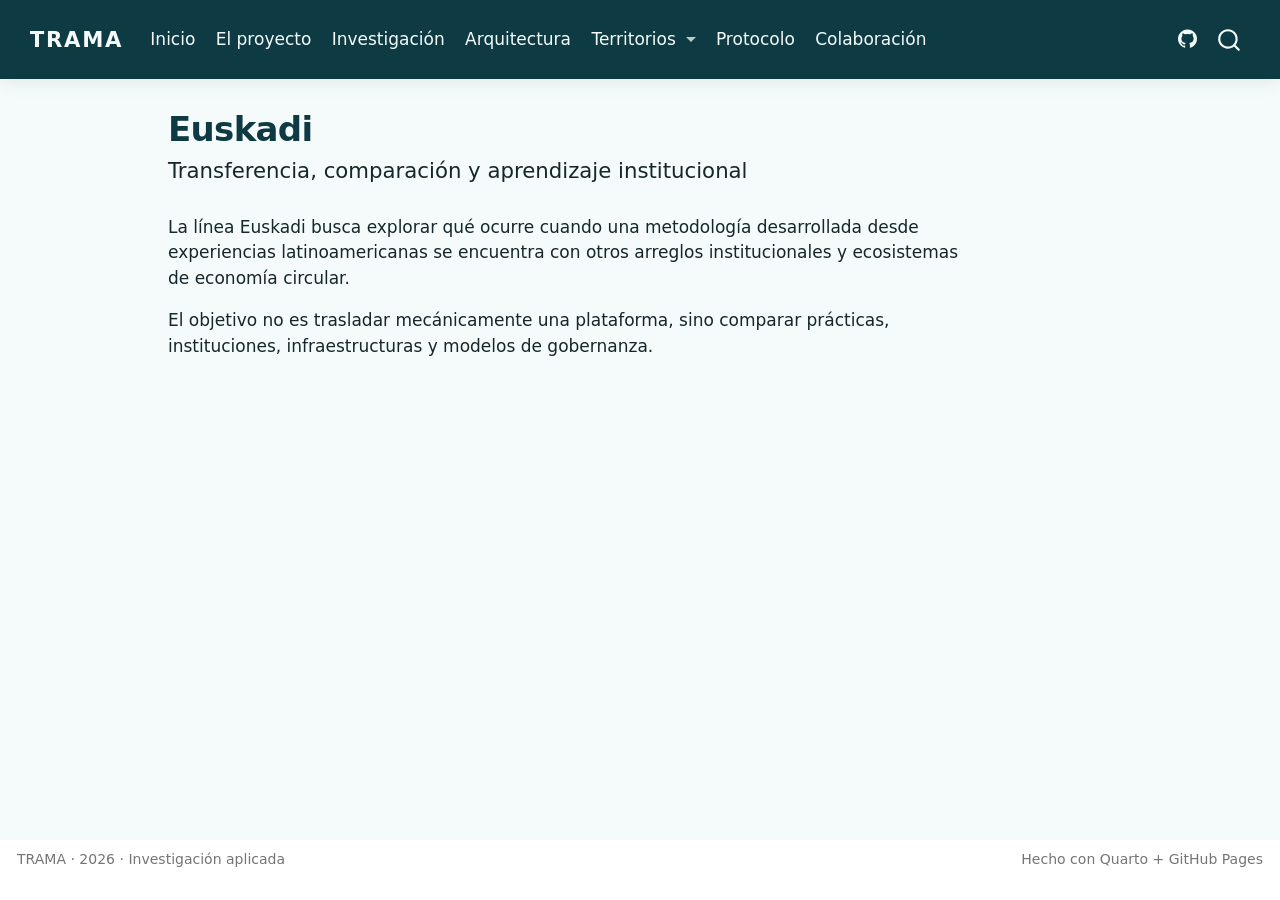
<file: euskadi.html>
<!DOCTYPE html>
<html xmlns="http://www.w3.org/1999/xhtml" lang="es" xml:lang="es"><head>

<meta charset="utf-8">
<meta name="generator" content="quarto-1.9.38">

<meta name="viewport" content="width=device-width, initial-scale=1.0, user-scalable=yes">


<title>Euskadi – TRAMA</title>
<style>
/* Default styles provided by pandoc.
** See https://pandoc.org/MANUAL.html#variables-for-html for config info.
*/
code{white-space: pre-wrap;}
span.smallcaps{font-variant: small-caps;}
div.columns{display: flex; gap: min(4vw, 1.5em);}
div.column{flex: auto; overflow-x: auto;}
div.hanging-indent{margin-left: 1.5em; text-indent: -1.5em;}
ul.task-list{list-style: none;}
ul.task-list li input[type="checkbox"] {
  width: 0.8em;
  margin: 0 0.8em 0.2em -1em; /* quarto-specific, see https://github.com/quarto-dev/quarto-cli/issues/4556 */ 
  vertical-align: middle;
}
</style>


<script src="site_libs/quarto-nav/quarto-nav.js"></script>
<script src="site_libs/quarto-nav/headroom.min.js"></script>
<script src="site_libs/clipboard/clipboard.min.js"></script>
<script src="site_libs/quarto-search/autocomplete.umd.js"></script>
<script src="site_libs/quarto-search/fuse.min.js"></script>
<script src="site_libs/quarto-search/quarto-search.js"></script>
<meta name="quarto:offset" content="./">
<script src="site_libs/quarto-html/quarto.js" type="module"></script>
<script src="site_libs/quarto-html/tabsets/tabsets.js" type="module"></script>
<script src="site_libs/quarto-html/popper.min.js"></script>
<script src="site_libs/quarto-html/tippy.umd.min.js"></script>
<script src="site_libs/quarto-html/anchor.min.js"></script>
<link href="site_libs/quarto-html/tippy.css" rel="stylesheet">
<link href="site_libs/quarto-html/quarto-syntax-highlighting-15634bcf2e68342d4ad2dfa704d543f6.css" rel="stylesheet" id="quarto-text-highlighting-styles">
<script src="site_libs/bootstrap/bootstrap.min.js"></script>
<link href="site_libs/bootstrap/bootstrap-icons.css" rel="stylesheet">
<link href="site_libs/bootstrap/bootstrap-44a6461fa7e6898873268ebcc8b17763.min.css" rel="stylesheet" append-hash="true" id="quarto-bootstrap" data-mode="light">
<script id="quarto-search-options" type="application/json">{
  "location": "navbar",
  "copy-button": false,
  "collapse-after": 3,
  "panel-placement": "end",
  "type": "overlay",
  "limit": 50,
  "keyboard-shortcut": [
    "f",
    "/",
    "s"
  ],
  "show-item-context": false,
  "language": {
    "search-no-results-text": "No se han encontrado resultados",
    "search-matching-documents-text": "documentos encontrados",
    "search-copy-link-title": "Copiar el enlace en la búsqueda",
    "search-hide-matches-text": "Ocultar resultados adicionales",
    "search-more-match-text": "resultado adicional en este documento",
    "search-more-matches-text": "resultados adicionales en este documento",
    "search-clear-button-title": "Borrar",
    "search-text-placeholder": "",
    "search-detached-cancel-button-title": "Cancelar",
    "search-submit-button-title": "Enviar",
    "search-label": "Buscar"
  }
}</script>
<style>html{ scroll-behavior: smooth; }</style>


</head>

<body class="nav-fixed quarto-light">

<div id="quarto-search-results"></div>
  <header id="quarto-header" class="headroom fixed-top">
    <nav class="navbar navbar-expand-lg " data-bs-theme="dark">
      <div class="navbar-container container-fluid">
      <div class="navbar-brand-container mx-auto">
    <a class="navbar-brand" href="./index.html">
    <span class="navbar-title">TRAMA</span>
    </a>
  </div>
            <div id="quarto-search" class="" title="Buscar"></div>
          <button class="navbar-toggler" type="button" data-bs-toggle="collapse" data-bs-target="#navbarCollapse" aria-controls="navbarCollapse" role="menu" aria-expanded="false" aria-label="Navegación de palanca" onclick="if (window.quartoToggleHeadroom) { window.quartoToggleHeadroom(); }">
  <span class="navbar-toggler-icon"></span>
</button>
          <div class="collapse navbar-collapse" id="navbarCollapse">
            <ul class="navbar-nav navbar-nav-scroll me-auto">
  <li class="nav-item">
    <a class="nav-link" href="./index.html"> 
<span class="menu-text">Inicio</span></a>
  </li>  
  <li class="nav-item">
    <a class="nav-link" href="./proyecto.html"> 
<span class="menu-text">El proyecto</span></a>
  </li>  
  <li class="nav-item">
    <a class="nav-link" href="./marco.html"> 
<span class="menu-text">Investigación</span></a>
  </li>  
  <li class="nav-item">
    <a class="nav-link" href="./arquitectura.html"> 
<span class="menu-text">Arquitectura</span></a>
  </li>  
  <li class="nav-item dropdown ">
    <a class="nav-link dropdown-toggle" href="#" id="nav-menu-territorios" role="link" data-bs-toggle="dropdown" aria-expanded="false">
 <span class="menu-text">Territorios</span>
    </a>
    <ul class="dropdown-menu" aria-labelledby="nav-menu-territorios">    
        <li>
    <a class="dropdown-item" href="./territorios.html">
 <span class="dropdown-text">Vista comparativa</span></a>
  </li>  
        <li>
    <a class="dropdown-item" href="./puente-alto.html">
 <span class="dropdown-text">Puente Alto</span></a>
  </li>  
        <li>
    <a class="dropdown-item" href="./vina.html">
 <span class="dropdown-text">Viña del Mar</span></a>
  </li>  
        <li>
    <a class="dropdown-item" href="./pac.html">
 <span class="dropdown-text">Pedro Aguirre Cerda</span></a>
  </li>  
        <li>
    <a class="dropdown-item" href="./euskadi.html">
 <span class="dropdown-text">Euskadi</span></a>
  </li>  
    </ul>
  </li>
  <li class="nav-item">
    <a class="nav-link" href="./protocolo.html"> 
<span class="menu-text">Protocolo</span></a>
  </li>  
  <li class="nav-item">
    <a class="nav-link" href="./colaboracion.html"> 
<span class="menu-text">Colaboración</span></a>
  </li>  
</ul>
            <ul class="navbar-nav navbar-nav-scroll ms-auto">
  <li class="nav-item compact">
    <a class="nav-link" href="https://github.com/nglmnz/trama"> <i class="bi bi-github" role="img">
</i> 
<span class="menu-text"></span></a>
  </li>  
</ul>
          </div> <!-- /navcollapse -->
            <div class="quarto-navbar-tools">
</div>
      </div> <!-- /container-fluid -->
    </nav>
</header>
<!-- content -->
<div id="quarto-content" class="quarto-container page-columns page-rows-contents page-layout-article page-navbar">
<!-- sidebar -->
<!-- margin-sidebar -->
    <div id="quarto-margin-sidebar" class="sidebar margin-sidebar zindex-bottom">
        
    </div>
<!-- main -->
<main class="content" id="quarto-document-content">

<header id="title-block-header" class="quarto-title-block default">
<div class="quarto-title">
<h1 class="title">Euskadi</h1>
<p class="subtitle lead">Transferencia, comparación y aprendizaje institucional</p>
</div>



<div class="quarto-title-meta">

    
  
    
  </div>
  


</header>


<p>La línea Euskadi busca explorar qué ocurre cuando una metodología desarrollada desde experiencias latinoamericanas se encuentra con otros arreglos institucionales y ecosistemas de economía circular.</p>
<p>El objetivo no es trasladar mecánicamente una plataforma, sino comparar prácticas, instituciones, infraestructuras y modelos de gobernanza.</p>



</main> <!-- /main -->
<script id="quarto-html-after-body" type="application/javascript">
  window.document.addEventListener("DOMContentLoaded", function (event) {
    const icon = "";
    const anchorJS = new window.AnchorJS();
    anchorJS.options = {
      placement: 'right',
      icon: icon
    };
    anchorJS.add('.anchored');
    const isCodeAnnotation = (el) => {
      for (const clz of el.classList) {
        if (clz.startsWith('code-annotation-')) {                     
          return true;
        }
      }
      return false;
    }
    const onCopySuccess = function(e) {
      // button target
      const button = e.trigger;
      // don't keep focus
      button.blur();
      // flash "checked"
      button.classList.add('code-copy-button-checked');
      var currentTitle = button.getAttribute("title");
      button.setAttribute("title", "Copiado");
      let tooltip;
      if (window.bootstrap) {
        button.setAttribute("data-bs-toggle", "tooltip");
        button.setAttribute("data-bs-placement", "left");
        button.setAttribute("data-bs-title", "Copiado");
        tooltip = new bootstrap.Tooltip(button, 
          { trigger: "manual", 
            customClass: "code-copy-button-tooltip",
            offset: [0, -8]});
        tooltip.show();    
      }
      setTimeout(function() {
        if (tooltip) {
          tooltip.hide();
          button.removeAttribute("data-bs-title");
          button.removeAttribute("data-bs-toggle");
          button.removeAttribute("data-bs-placement");
        }
        button.setAttribute("title", currentTitle);
        button.classList.remove('code-copy-button-checked');
      }, 1000);
      // clear code selection
      e.clearSelection();
    }
    const getTextToCopy = function(trigger) {
      const outerScaffold = trigger.parentElement.cloneNode(true);
      const codeEl = outerScaffold.querySelector('code');
      for (const childEl of codeEl.children) {
        if (isCodeAnnotation(childEl)) {
          childEl.remove();
        }
      }
      return codeEl.innerText;
    }
    const clipboard = new window.ClipboardJS('.code-copy-button:not([data-in-quarto-modal])', {
      text: getTextToCopy
    });
    clipboard.on('success', onCopySuccess);
    if (window.document.getElementById('quarto-embedded-source-code-modal')) {
      const clipboardModal = new window.ClipboardJS('.code-copy-button[data-in-quarto-modal]', {
        text: getTextToCopy,
        container: window.document.getElementById('quarto-embedded-source-code-modal')
      });
      clipboardModal.on('success', onCopySuccess);
    }
      var localhostRegex = new RegExp(/^(?:http|https):\/\/localhost\:?[0-9]*\//);
      var mailtoRegex = new RegExp(/^mailto:/);
        var filterRegex = new RegExp("https:\/\/nglmnz\.github\.io\/trama");
      var isInternal = (href) => {
          return filterRegex.test(href) || localhostRegex.test(href) || mailtoRegex.test(href);
      }
      // Inspect non-navigation links and adorn them if external
     var links = window.document.querySelectorAll('a[href]:not(.nav-link):not(.navbar-brand):not(.toc-action):not(.sidebar-link):not(.sidebar-item-toggle):not(.pagination-link):not(.no-external):not([aria-hidden]):not(.dropdown-item):not(.quarto-navigation-tool):not(.about-link)');
      for (var i=0; i<links.length; i++) {
        const link = links[i];
        if (!isInternal(link.href)) {
          // undo the damage that might have been done by quarto-nav.js in the case of
          // links that we want to consider external
          if (link.dataset.originalHref !== undefined) {
            link.href = link.dataset.originalHref;
          }
        }
      }
    function tippyHover(el, contentFn, onTriggerFn, onUntriggerFn) {
      const config = {
        allowHTML: true,
        maxWidth: 500,
        delay: 100,
        arrow: false,
        appendTo: function(el) {
            return el.parentElement;
        },
        interactive: true,
        interactiveBorder: 10,
        theme: 'quarto',
        placement: 'bottom-start',
      };
      if (contentFn) {
        config.content = contentFn;
      }
      if (onTriggerFn) {
        config.onTrigger = onTriggerFn;
      }
      if (onUntriggerFn) {
        config.onUntrigger = onUntriggerFn;
      }
      window.tippy(el, config); 
    }
    const noterefs = window.document.querySelectorAll('a[role="doc-noteref"]');
    for (var i=0; i<noterefs.length; i++) {
      const ref = noterefs[i];
      tippyHover(ref, function() {
        // use id or data attribute instead here
        let href = ref.getAttribute('data-footnote-href') || ref.getAttribute('href');
        try { href = new URL(href).hash; } catch {}
        const id = href.replace(/^#\/?/, "");
        const note = window.document.getElementById(id);
        if (note) {
          return note.innerHTML;
        } else {
          return "";
        }
      });
    }
    const xrefs = window.document.querySelectorAll('a.quarto-xref');
    const processXRef = (id, note) => {
      // Strip column container classes
      const stripColumnClz = (el) => {
        el.classList.remove("page-full", "page-columns");
        if (el.children) {
          for (const child of el.children) {
            stripColumnClz(child);
          }
        }
      }
      stripColumnClz(note)
      if (id === null || id.startsWith('sec-')) {
        // Special case sections, only their first couple elements
        const container = document.createElement("div");
        if (note.children && note.children.length > 2) {
          container.appendChild(note.children[0].cloneNode(true));
          for (let i = 1; i < note.children.length; i++) {
            const child = note.children[i];
            if (child.tagName === "P" && child.innerText === "") {
              continue;
            } else {
              container.appendChild(child.cloneNode(true));
              break;
            }
          }
          if (window.Quarto?.typesetMath) {
            window.Quarto.typesetMath(container);
          }
          return container.innerHTML
        } else {
          if (window.Quarto?.typesetMath) {
            window.Quarto.typesetMath(note);
          }
          return note.innerHTML;
        }
      } else {
        // Remove any anchor links if they are present
        const anchorLink = note.querySelector('a.anchorjs-link');
        if (anchorLink) {
          anchorLink.remove();
        }
        if (window.Quarto?.typesetMath) {
          window.Quarto.typesetMath(note);
        }
        if (note.classList.contains("callout")) {
          return note.outerHTML;
        } else {
          return note.innerHTML;
        }
      }
    }
    for (var i=0; i<xrefs.length; i++) {
      const xref = xrefs[i];
      tippyHover(xref, undefined, function(instance) {
        instance.disable();
        let url = xref.getAttribute('href');
        let hash = undefined; 
        if (url.startsWith('#')) {
          hash = url;
        } else {
          try { hash = new URL(url).hash; } catch {}
        }
        if (hash) {
          const id = hash.replace(/^#\/?/, "");
          const note = window.document.getElementById(id);
          if (note !== null) {
            try {
              const html = processXRef(id, note.cloneNode(true));
              instance.setContent(html);
            } finally {
              instance.enable();
              instance.show();
            }
          } else {
            // See if we can fetch this
            fetch(url.split('#')[0])
            .then(res => res.text())
            .then(html => {
              const parser = new DOMParser();
              const htmlDoc = parser.parseFromString(html, "text/html");
              const note = htmlDoc.getElementById(id);
              if (note !== null) {
                const html = processXRef(id, note);
                instance.setContent(html);
              } 
            }).finally(() => {
              instance.enable();
              instance.show();
            });
          }
        } else {
          // See if we can fetch a full url (with no hash to target)
          // This is a special case and we should probably do some content thinning / targeting
          fetch(url)
          .then(res => res.text())
          .then(html => {
            const parser = new DOMParser();
            const htmlDoc = parser.parseFromString(html, "text/html");
            const note = htmlDoc.querySelector('main.content');
            if (note !== null) {
              // This should only happen for chapter cross references
              // (since there is no id in the URL)
              // remove the first header
              if (note.children.length > 0 && note.children[0].tagName === "HEADER") {
                note.children[0].remove();
              }
              const html = processXRef(null, note);
              instance.setContent(html);
            } 
          }).finally(() => {
            instance.enable();
            instance.show();
          });
        }
      }, function(instance) {
      });
    }
        let selectedAnnoteEl;
        const selectorForAnnotation = ( cell, annotation) => {
          let cellAttr = 'data-code-cell="' + cell + '"';
          let lineAttr = 'data-code-annotation="' +  annotation + '"';
          const selector = 'span[' + cellAttr + '][' + lineAttr + ']';
          return selector;
        }
        const selectCodeLines = (annoteEl) => {
          const doc = window.document;
          const targetCell = annoteEl.getAttribute("data-target-cell");
          const targetAnnotation = annoteEl.getAttribute("data-target-annotation");
          const annoteSpan = window.document.querySelector(selectorForAnnotation(targetCell, targetAnnotation));
          const lines = annoteSpan.getAttribute("data-code-lines").split(",");
          const lineIds = lines.map((line) => {
            return targetCell + "-" + line;
          })
          let top = null;
          let height = null;
          let parent = null;
          if (lineIds.length > 0) {
              //compute the position of the single el (top and bottom and make a div)
              const el = window.document.getElementById(lineIds[0]);
              top = el.offsetTop;
              height = el.offsetHeight;
              parent = el.parentElement.parentElement;
            if (lineIds.length > 1) {
              const lastEl = window.document.getElementById(lineIds[lineIds.length - 1]);
              const bottom = lastEl.offsetTop + lastEl.offsetHeight;
              height = bottom - top;
            }
            if (top !== null && height !== null && parent !== null) {
              // cook up a div (if necessary) and position it 
              let div = window.document.getElementById("code-annotation-line-highlight");
              if (div === null) {
                div = window.document.createElement("div");
                div.setAttribute("id", "code-annotation-line-highlight");
                div.style.position = 'absolute';
                parent.appendChild(div);
              }
              div.style.top = top - 2 + "px";
              div.style.height = height + 4 + "px";
              div.style.left = 0;
              let gutterDiv = window.document.getElementById("code-annotation-line-highlight-gutter");
              if (gutterDiv === null) {
                gutterDiv = window.document.createElement("div");
                gutterDiv.setAttribute("id", "code-annotation-line-highlight-gutter");
                gutterDiv.style.position = 'absolute';
                const codeCell = window.document.getElementById(targetCell);
                const gutter = codeCell.querySelector('.code-annotation-gutter');
                gutter.appendChild(gutterDiv);
              }
              gutterDiv.style.top = top - 2 + "px";
              gutterDiv.style.height = height + 4 + "px";
            }
            selectedAnnoteEl = annoteEl;
          }
        };
        const unselectCodeLines = () => {
          const elementsIds = ["code-annotation-line-highlight", "code-annotation-line-highlight-gutter"];
          elementsIds.forEach((elId) => {
            const div = window.document.getElementById(elId);
            if (div) {
              div.remove();
            }
          });
          selectedAnnoteEl = undefined;
        };
          // Handle positioning of the toggle
      window.addEventListener(
        "resize",
        throttle(() => {
          elRect = undefined;
          if (selectedAnnoteEl) {
            selectCodeLines(selectedAnnoteEl);
          }
        }, 10)
      );
      function throttle(fn, ms) {
      let throttle = false;
      let timer;
        return (...args) => {
          if(!throttle) { // first call gets through
              fn.apply(this, args);
              throttle = true;
          } else { // all the others get throttled
              if(timer) clearTimeout(timer); // cancel #2
              timer = setTimeout(() => {
                fn.apply(this, args);
                timer = throttle = false;
              }, ms);
          }
        };
      }
        // Attach click handler to the DT
        const annoteDls = window.document.querySelectorAll('dt[data-target-cell]');
        for (const annoteDlNode of annoteDls) {
          annoteDlNode.addEventListener('click', (event) => {
            const clickedEl = event.target;
            if (clickedEl !== selectedAnnoteEl) {
              unselectCodeLines();
              const activeEl = window.document.querySelector('dt[data-target-cell].code-annotation-active');
              if (activeEl) {
                activeEl.classList.remove('code-annotation-active');
              }
              selectCodeLines(clickedEl);
              clickedEl.classList.add('code-annotation-active');
            } else {
              // Unselect the line
              unselectCodeLines();
              clickedEl.classList.remove('code-annotation-active');
            }
          });
        }
    const findCites = (el) => {
      const parentEl = el.parentElement;
      if (parentEl) {
        const cites = parentEl.dataset.cites;
        if (cites) {
          return {
            el,
            cites: cites.split(' ')
          };
        } else {
          return findCites(el.parentElement)
        }
      } else {
        return undefined;
      }
    };
    var bibliorefs = window.document.querySelectorAll('a[role="doc-biblioref"]');
    for (var i=0; i<bibliorefs.length; i++) {
      const ref = bibliorefs[i];
      const citeInfo = findCites(ref);
      if (citeInfo) {
        tippyHover(citeInfo.el, function() {
          var popup = window.document.createElement('div');
          citeInfo.cites.forEach(function(cite) {
            var citeDiv = window.document.createElement('div');
            citeDiv.classList.add('hanging-indent');
            citeDiv.classList.add('csl-entry');
            var biblioDiv = window.document.getElementById('ref-' + cite);
            if (biblioDiv) {
              citeDiv.innerHTML = biblioDiv.innerHTML;
            }
            popup.appendChild(citeDiv);
          });
          return popup.innerHTML;
        });
      }
    }
  });
  </script>
</div> <!-- /content -->
<footer class="footer">
  <div class="nav-footer">
    <div class="nav-footer-left">
<p>TRAMA · 2026 · Investigación aplicada</p>
</div>   
    <div class="nav-footer-center">
      &nbsp;
    </div>
    <div class="nav-footer-right">
<p>Hecho con Quarto + GitHub Pages</p>
</div>
  </div>
</footer>




<script src="site_libs/quarto-html/zenscroll-min.js"></script>
</body></html>
</file>
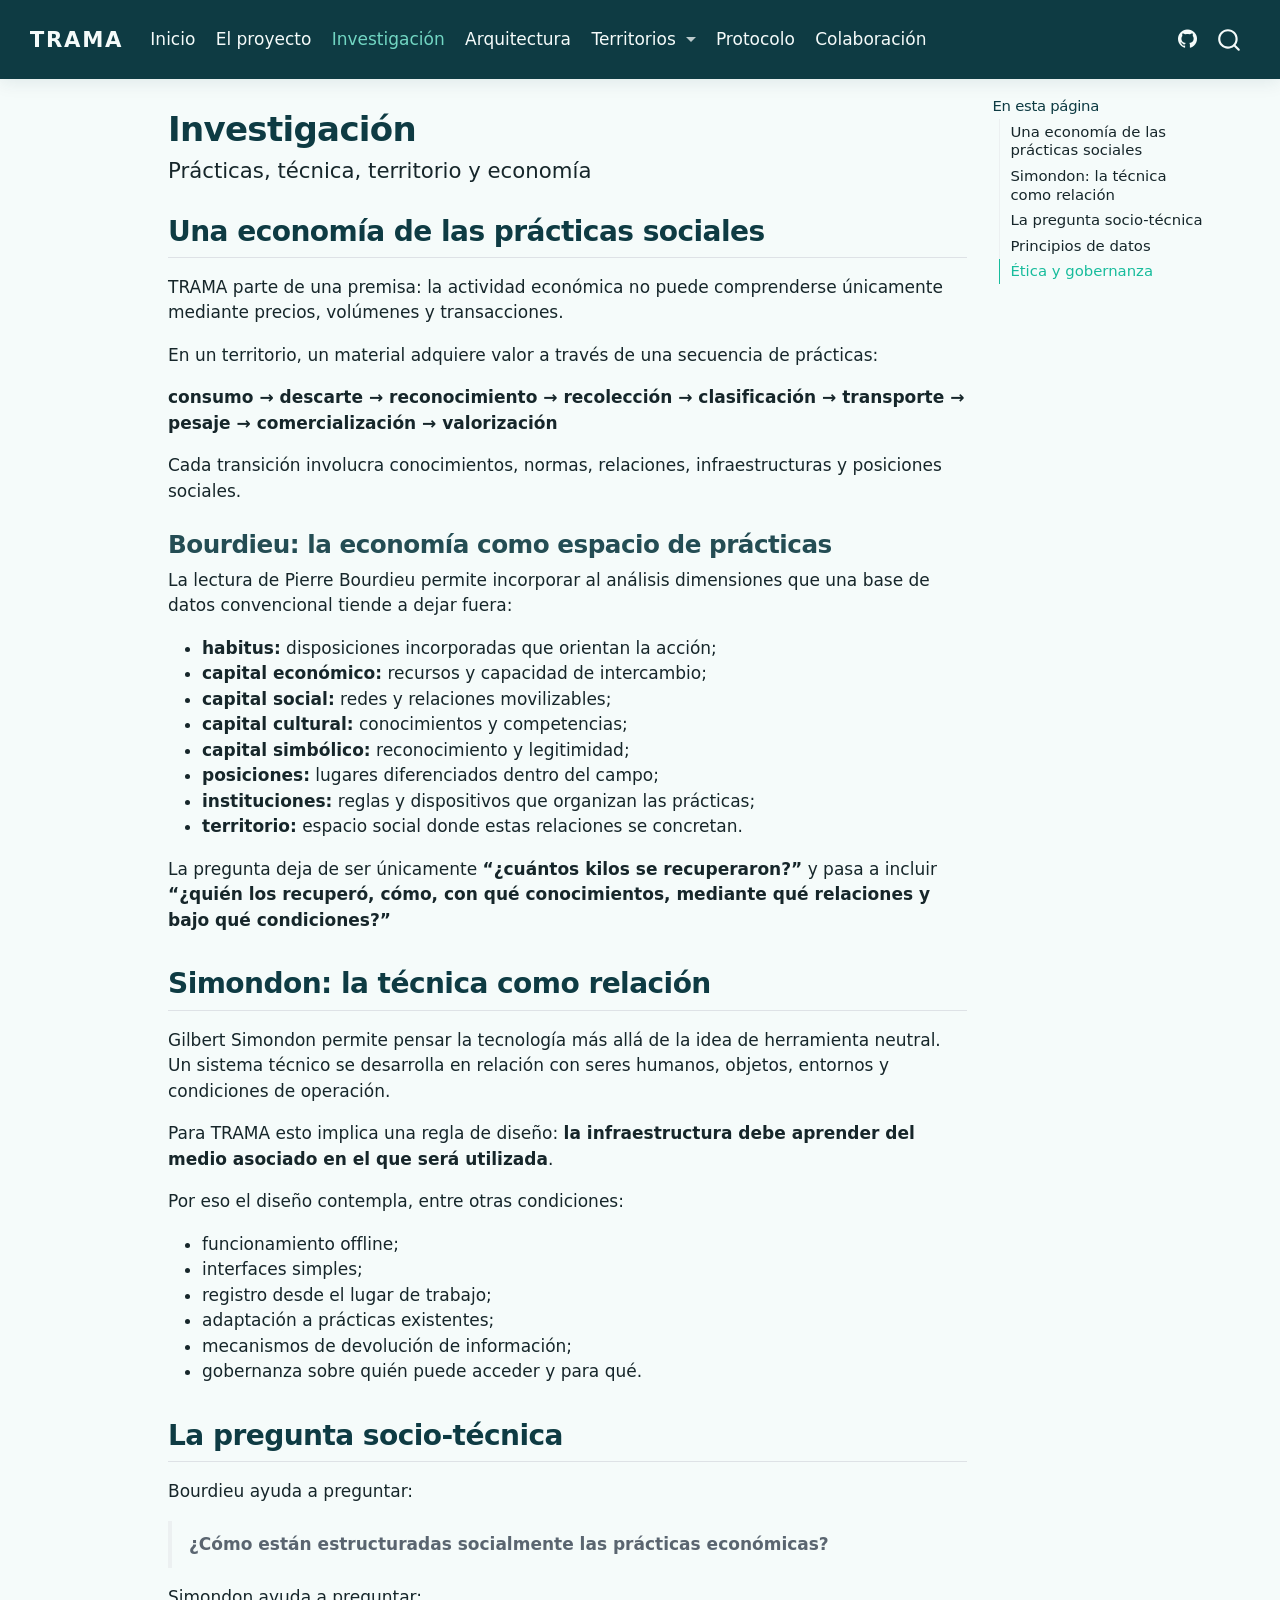
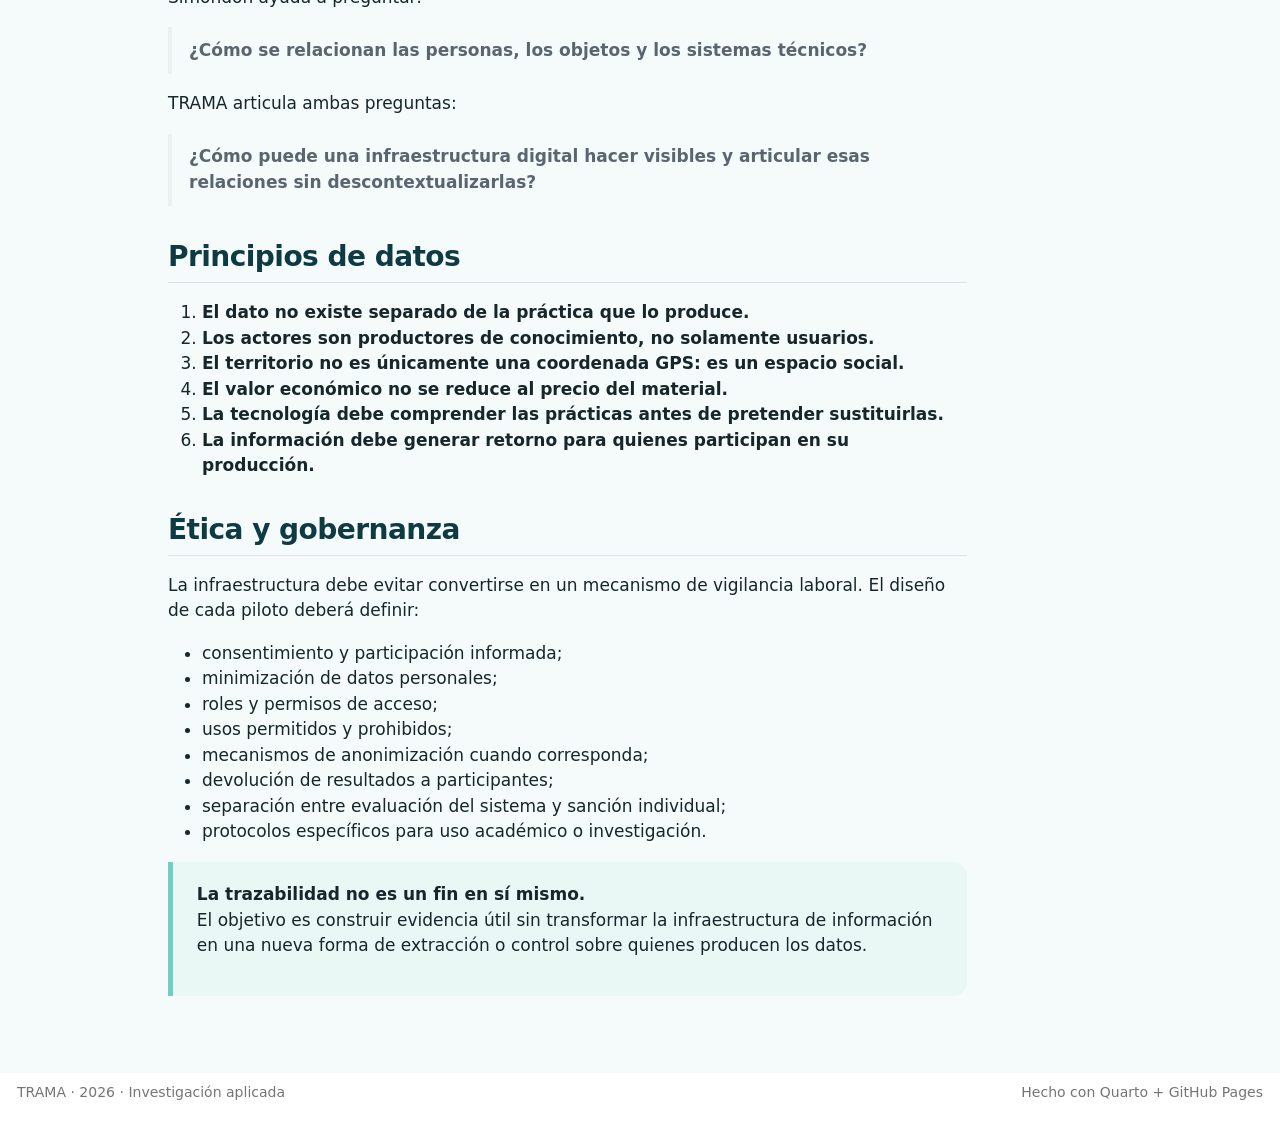
<file: marco.html>
<!DOCTYPE html>
<html xmlns="http://www.w3.org/1999/xhtml" lang="es" xml:lang="es"><head>

<meta charset="utf-8">
<meta name="generator" content="quarto-1.9.38">

<meta name="viewport" content="width=device-width, initial-scale=1.0, user-scalable=yes">


<title>Investigación – TRAMA</title>
<style>
/* Default styles provided by pandoc.
** See https://pandoc.org/MANUAL.html#variables-for-html for config info.
*/
code{white-space: pre-wrap;}
span.smallcaps{font-variant: small-caps;}
div.columns{display: flex; gap: min(4vw, 1.5em);}
div.column{flex: auto; overflow-x: auto;}
div.hanging-indent{margin-left: 1.5em; text-indent: -1.5em;}
ul.task-list{list-style: none;}
ul.task-list li input[type="checkbox"] {
  width: 0.8em;
  margin: 0 0.8em 0.2em -1em; /* quarto-specific, see https://github.com/quarto-dev/quarto-cli/issues/4556 */ 
  vertical-align: middle;
}
</style>


<script src="site_libs/quarto-nav/quarto-nav.js"></script>
<script src="site_libs/quarto-nav/headroom.min.js"></script>
<script src="site_libs/clipboard/clipboard.min.js"></script>
<script src="site_libs/quarto-search/autocomplete.umd.js"></script>
<script src="site_libs/quarto-search/fuse.min.js"></script>
<script src="site_libs/quarto-search/quarto-search.js"></script>
<meta name="quarto:offset" content="./">
<script src="site_libs/quarto-html/quarto.js" type="module"></script>
<script src="site_libs/quarto-html/tabsets/tabsets.js" type="module"></script>
<script src="site_libs/quarto-html/popper.min.js"></script>
<script src="site_libs/quarto-html/tippy.umd.min.js"></script>
<script src="site_libs/quarto-html/anchor.min.js"></script>
<link href="site_libs/quarto-html/tippy.css" rel="stylesheet">
<link href="site_libs/quarto-html/quarto-syntax-highlighting-15634bcf2e68342d4ad2dfa704d543f6.css" rel="stylesheet" id="quarto-text-highlighting-styles">
<script src="site_libs/bootstrap/bootstrap.min.js"></script>
<link href="site_libs/bootstrap/bootstrap-icons.css" rel="stylesheet">
<link href="site_libs/bootstrap/bootstrap-44a6461fa7e6898873268ebcc8b17763.min.css" rel="stylesheet" append-hash="true" id="quarto-bootstrap" data-mode="light">
<script id="quarto-search-options" type="application/json">{
  "location": "navbar",
  "copy-button": false,
  "collapse-after": 3,
  "panel-placement": "end",
  "type": "overlay",
  "limit": 50,
  "keyboard-shortcut": [
    "f",
    "/",
    "s"
  ],
  "show-item-context": false,
  "language": {
    "search-no-results-text": "No se han encontrado resultados",
    "search-matching-documents-text": "documentos encontrados",
    "search-copy-link-title": "Copiar el enlace en la búsqueda",
    "search-hide-matches-text": "Ocultar resultados adicionales",
    "search-more-match-text": "resultado adicional en este documento",
    "search-more-matches-text": "resultados adicionales en este documento",
    "search-clear-button-title": "Borrar",
    "search-text-placeholder": "",
    "search-detached-cancel-button-title": "Cancelar",
    "search-submit-button-title": "Enviar",
    "search-label": "Buscar"
  }
}</script>
<style>html{ scroll-behavior: smooth; }</style>


</head>

<body class="nav-fixed quarto-light">

<div id="quarto-search-results"></div>
  <header id="quarto-header" class="headroom fixed-top">
    <nav class="navbar navbar-expand-lg " data-bs-theme="dark">
      <div class="navbar-container container-fluid">
      <div class="navbar-brand-container mx-auto">
    <a class="navbar-brand" href="./index.html">
    <span class="navbar-title">TRAMA</span>
    </a>
  </div>
            <div id="quarto-search" class="" title="Buscar"></div>
          <button class="navbar-toggler" type="button" data-bs-toggle="collapse" data-bs-target="#navbarCollapse" aria-controls="navbarCollapse" role="menu" aria-expanded="false" aria-label="Navegación de palanca" onclick="if (window.quartoToggleHeadroom) { window.quartoToggleHeadroom(); }">
  <span class="navbar-toggler-icon"></span>
</button>
          <div class="collapse navbar-collapse" id="navbarCollapse">
            <ul class="navbar-nav navbar-nav-scroll me-auto">
  <li class="nav-item">
    <a class="nav-link" href="./index.html"> 
<span class="menu-text">Inicio</span></a>
  </li>  
  <li class="nav-item">
    <a class="nav-link" href="./proyecto.html"> 
<span class="menu-text">El proyecto</span></a>
  </li>  
  <li class="nav-item">
    <a class="nav-link active" href="./marco.html" aria-current="page"> 
<span class="menu-text">Investigación</span></a>
  </li>  
  <li class="nav-item">
    <a class="nav-link" href="./arquitectura.html"> 
<span class="menu-text">Arquitectura</span></a>
  </li>  
  <li class="nav-item dropdown ">
    <a class="nav-link dropdown-toggle" href="#" id="nav-menu-territorios" role="link" data-bs-toggle="dropdown" aria-expanded="false">
 <span class="menu-text">Territorios</span>
    </a>
    <ul class="dropdown-menu" aria-labelledby="nav-menu-territorios">    
        <li>
    <a class="dropdown-item" href="./territorios.html">
 <span class="dropdown-text">Vista comparativa</span></a>
  </li>  
        <li>
    <a class="dropdown-item" href="./puente-alto.html">
 <span class="dropdown-text">Puente Alto</span></a>
  </li>  
        <li>
    <a class="dropdown-item" href="./vina.html">
 <span class="dropdown-text">Viña del Mar</span></a>
  </li>  
        <li>
    <a class="dropdown-item" href="./pac.html">
 <span class="dropdown-text">Pedro Aguirre Cerda</span></a>
  </li>  
        <li>
    <a class="dropdown-item" href="./euskadi.html">
 <span class="dropdown-text">Euskadi</span></a>
  </li>  
    </ul>
  </li>
  <li class="nav-item">
    <a class="nav-link" href="./protocolo.html"> 
<span class="menu-text">Protocolo</span></a>
  </li>  
  <li class="nav-item">
    <a class="nav-link" href="./colaboracion.html"> 
<span class="menu-text">Colaboración</span></a>
  </li>  
</ul>
            <ul class="navbar-nav navbar-nav-scroll ms-auto">
  <li class="nav-item compact">
    <a class="nav-link" href="https://github.com/nglmnz/trama"> <i class="bi bi-github" role="img">
</i> 
<span class="menu-text"></span></a>
  </li>  
</ul>
          </div> <!-- /navcollapse -->
            <div class="quarto-navbar-tools">
</div>
      </div> <!-- /container-fluid -->
    </nav>
</header>
<!-- content -->
<div id="quarto-content" class="quarto-container page-columns page-rows-contents page-layout-article page-navbar">
<!-- sidebar -->
<!-- margin-sidebar -->
    <div id="quarto-margin-sidebar" class="sidebar margin-sidebar">
        <nav id="TOC" role="doc-toc" class="toc-active">
    <h2 id="toc-title">En esta página</h2>
   
  <ul>
  <li><a href="#una-economía-de-las-prácticas-sociales" id="toc-una-economía-de-las-prácticas-sociales" class="nav-link active" data-scroll-target="#una-economía-de-las-prácticas-sociales">Una economía de las prácticas sociales</a>
  <ul class="collapse">
  <li><a href="#bourdieu-la-economía-como-espacio-de-prácticas" id="toc-bourdieu-la-economía-como-espacio-de-prácticas" class="nav-link" data-scroll-target="#bourdieu-la-economía-como-espacio-de-prácticas">Bourdieu: la economía como espacio de prácticas</a></li>
  </ul></li>
  <li><a href="#simondon-la-técnica-como-relación" id="toc-simondon-la-técnica-como-relación" class="nav-link" data-scroll-target="#simondon-la-técnica-como-relación">Simondon: la técnica como relación</a></li>
  <li><a href="#la-pregunta-socio-técnica" id="toc-la-pregunta-socio-técnica" class="nav-link" data-scroll-target="#la-pregunta-socio-técnica">La pregunta socio-técnica</a></li>
  <li><a href="#principios-de-datos" id="toc-principios-de-datos" class="nav-link" data-scroll-target="#principios-de-datos">Principios de datos</a></li>
  <li><a href="#ética-y-gobernanza" id="toc-ética-y-gobernanza" class="nav-link" data-scroll-target="#ética-y-gobernanza">Ética y gobernanza</a></li>
  </ul>
</nav>
    </div>
<!-- main -->
<main class="content" id="quarto-document-content">

<header id="title-block-header" class="quarto-title-block default">
<div class="quarto-title">
<h1 class="title">Investigación</h1>
<p class="subtitle lead">Prácticas, técnica, territorio y economía</p>
</div>



<div class="quarto-title-meta">

    
  
    
  </div>
  


</header>


<section id="una-economía-de-las-prácticas-sociales" class="level2">
<h2 class="anchored" data-anchor-id="una-economía-de-las-prácticas-sociales">Una economía de las prácticas sociales</h2>
<p>TRAMA parte de una premisa: la actividad económica no puede comprenderse únicamente mediante precios, volúmenes y transacciones.</p>
<p>En un territorio, un material adquiere valor a través de una secuencia de prácticas:</p>
<p><strong>consumo → descarte → reconocimiento → recolección → clasificación → transporte → pesaje → comercialización → valorización</strong></p>
<p>Cada transición involucra conocimientos, normas, relaciones, infraestructuras y posiciones sociales.</p>
<section id="bourdieu-la-economía-como-espacio-de-prácticas" class="level3">
<h3 class="anchored" data-anchor-id="bourdieu-la-economía-como-espacio-de-prácticas">Bourdieu: la economía como espacio de prácticas</h3>
<p>La lectura de Pierre Bourdieu permite incorporar al análisis dimensiones que una base de datos convencional tiende a dejar fuera:</p>
<ul>
<li><strong>habitus:</strong> disposiciones incorporadas que orientan la acción;</li>
<li><strong>capital económico:</strong> recursos y capacidad de intercambio;</li>
<li><strong>capital social:</strong> redes y relaciones movilizables;</li>
<li><strong>capital cultural:</strong> conocimientos y competencias;</li>
<li><strong>capital simbólico:</strong> reconocimiento y legitimidad;</li>
<li><strong>posiciones:</strong> lugares diferenciados dentro del campo;</li>
<li><strong>instituciones:</strong> reglas y dispositivos que organizan las prácticas;</li>
<li><strong>territorio:</strong> espacio social donde estas relaciones se concretan.</li>
</ul>
<p>La pregunta deja de ser únicamente <strong>“¿cuántos kilos se recuperaron?”</strong> y pasa a incluir <strong>“¿quién los recuperó, cómo, con qué conocimientos, mediante qué relaciones y bajo qué condiciones?”</strong></p>
</section>
</section>
<section id="simondon-la-técnica-como-relación" class="level2">
<h2 class="anchored" data-anchor-id="simondon-la-técnica-como-relación">Simondon: la técnica como relación</h2>
<p>Gilbert Simondon permite pensar la tecnología más allá de la idea de herramienta neutral. Un sistema técnico se desarrolla en relación con seres humanos, objetos, entornos y condiciones de operación.</p>
<p>Para TRAMA esto implica una regla de diseño: <strong>la infraestructura debe aprender del medio asociado en el que será utilizada</strong>.</p>
<p>Por eso el diseño contempla, entre otras condiciones:</p>
<ul>
<li>funcionamiento offline;</li>
<li>interfaces simples;</li>
<li>registro desde el lugar de trabajo;</li>
<li>adaptación a prácticas existentes;</li>
<li>mecanismos de devolución de información;</li>
<li>gobernanza sobre quién puede acceder y para qué.</li>
</ul>
</section>
<section id="la-pregunta-socio-técnica" class="level2">
<h2 class="anchored" data-anchor-id="la-pregunta-socio-técnica">La pregunta socio-técnica</h2>
<p>Bourdieu ayuda a preguntar:</p>
<blockquote class="blockquote">
<p><strong>¿Cómo están estructuradas socialmente las prácticas económicas?</strong></p>
</blockquote>
<p>Simondon ayuda a preguntar:</p>
<blockquote class="blockquote">
<p><strong>¿Cómo se relacionan las personas, los objetos y los sistemas técnicos?</strong></p>
</blockquote>
<p>TRAMA articula ambas preguntas:</p>
<blockquote class="blockquote">
<p><strong>¿Cómo puede una infraestructura digital hacer visibles y articular esas relaciones sin descontextualizarlas?</strong></p>
</blockquote>
</section>
<section id="principios-de-datos" class="level2">
<h2 class="anchored" data-anchor-id="principios-de-datos">Principios de datos</h2>
<ol type="1">
<li><strong>El dato no existe separado de la práctica que lo produce.</strong></li>
<li><strong>Los actores son productores de conocimiento, no solamente usuarios.</strong></li>
<li><strong>El territorio no es únicamente una coordenada GPS: es un espacio social.</strong></li>
<li><strong>El valor económico no se reduce al precio del material.</strong></li>
<li><strong>La tecnología debe comprender las prácticas antes de pretender sustituirlas.</strong></li>
<li><strong>La información debe generar retorno para quienes participan en su producción.</strong></li>
</ol>
</section>
<section id="ética-y-gobernanza" class="level2">
<h2 class="anchored" data-anchor-id="ética-y-gobernanza">Ética y gobernanza</h2>
<p>La infraestructura debe evitar convertirse en un mecanismo de vigilancia laboral. El diseño de cada piloto deberá definir:</p>
<ul>
<li>consentimiento y participación informada;</li>
<li>minimización de datos personales;</li>
<li>roles y permisos de acceso;</li>
<li>usos permitidos y prohibidos;</li>
<li>mecanismos de anonimización cuando corresponda;</li>
<li>devolución de resultados a participantes;</li>
<li>separación entre evaluación del sistema y sanción individual;</li>
<li>protocolos específicos para uso académico o investigación.</li>
</ul>
<div class="callout-trama">
<p><strong>La trazabilidad no es un fin en sí mismo.</strong><br> El objetivo es construir evidencia útil sin transformar la infraestructura de información en una nueva forma de extracción o control sobre quienes producen los datos.</p>
</div>


</section>

</main> <!-- /main -->
<script id="quarto-html-after-body" type="application/javascript">
  window.document.addEventListener("DOMContentLoaded", function (event) {
    const icon = "";
    const anchorJS = new window.AnchorJS();
    anchorJS.options = {
      placement: 'right',
      icon: icon
    };
    anchorJS.add('.anchored');
    const isCodeAnnotation = (el) => {
      for (const clz of el.classList) {
        if (clz.startsWith('code-annotation-')) {                     
          return true;
        }
      }
      return false;
    }
    const onCopySuccess = function(e) {
      // button target
      const button = e.trigger;
      // don't keep focus
      button.blur();
      // flash "checked"
      button.classList.add('code-copy-button-checked');
      var currentTitle = button.getAttribute("title");
      button.setAttribute("title", "Copiado");
      let tooltip;
      if (window.bootstrap) {
        button.setAttribute("data-bs-toggle", "tooltip");
        button.setAttribute("data-bs-placement", "left");
        button.setAttribute("data-bs-title", "Copiado");
        tooltip = new bootstrap.Tooltip(button, 
          { trigger: "manual", 
            customClass: "code-copy-button-tooltip",
            offset: [0, -8]});
        tooltip.show();    
      }
      setTimeout(function() {
        if (tooltip) {
          tooltip.hide();
          button.removeAttribute("data-bs-title");
          button.removeAttribute("data-bs-toggle");
          button.removeAttribute("data-bs-placement");
        }
        button.setAttribute("title", currentTitle);
        button.classList.remove('code-copy-button-checked');
      }, 1000);
      // clear code selection
      e.clearSelection();
    }
    const getTextToCopy = function(trigger) {
      const outerScaffold = trigger.parentElement.cloneNode(true);
      const codeEl = outerScaffold.querySelector('code');
      for (const childEl of codeEl.children) {
        if (isCodeAnnotation(childEl)) {
          childEl.remove();
        }
      }
      return codeEl.innerText;
    }
    const clipboard = new window.ClipboardJS('.code-copy-button:not([data-in-quarto-modal])', {
      text: getTextToCopy
    });
    clipboard.on('success', onCopySuccess);
    if (window.document.getElementById('quarto-embedded-source-code-modal')) {
      const clipboardModal = new window.ClipboardJS('.code-copy-button[data-in-quarto-modal]', {
        text: getTextToCopy,
        container: window.document.getElementById('quarto-embedded-source-code-modal')
      });
      clipboardModal.on('success', onCopySuccess);
    }
      var localhostRegex = new RegExp(/^(?:http|https):\/\/localhost\:?[0-9]*\//);
      var mailtoRegex = new RegExp(/^mailto:/);
        var filterRegex = new RegExp("https:\/\/nglmnz\.github\.io\/trama");
      var isInternal = (href) => {
          return filterRegex.test(href) || localhostRegex.test(href) || mailtoRegex.test(href);
      }
      // Inspect non-navigation links and adorn them if external
     var links = window.document.querySelectorAll('a[href]:not(.nav-link):not(.navbar-brand):not(.toc-action):not(.sidebar-link):not(.sidebar-item-toggle):not(.pagination-link):not(.no-external):not([aria-hidden]):not(.dropdown-item):not(.quarto-navigation-tool):not(.about-link)');
      for (var i=0; i<links.length; i++) {
        const link = links[i];
        if (!isInternal(link.href)) {
          // undo the damage that might have been done by quarto-nav.js in the case of
          // links that we want to consider external
          if (link.dataset.originalHref !== undefined) {
            link.href = link.dataset.originalHref;
          }
        }
      }
    function tippyHover(el, contentFn, onTriggerFn, onUntriggerFn) {
      const config = {
        allowHTML: true,
        maxWidth: 500,
        delay: 100,
        arrow: false,
        appendTo: function(el) {
            return el.parentElement;
        },
        interactive: true,
        interactiveBorder: 10,
        theme: 'quarto',
        placement: 'bottom-start',
      };
      if (contentFn) {
        config.content = contentFn;
      }
      if (onTriggerFn) {
        config.onTrigger = onTriggerFn;
      }
      if (onUntriggerFn) {
        config.onUntrigger = onUntriggerFn;
      }
      window.tippy(el, config); 
    }
    const noterefs = window.document.querySelectorAll('a[role="doc-noteref"]');
    for (var i=0; i<noterefs.length; i++) {
      const ref = noterefs[i];
      tippyHover(ref, function() {
        // use id or data attribute instead here
        let href = ref.getAttribute('data-footnote-href') || ref.getAttribute('href');
        try { href = new URL(href).hash; } catch {}
        const id = href.replace(/^#\/?/, "");
        const note = window.document.getElementById(id);
        if (note) {
          return note.innerHTML;
        } else {
          return "";
        }
      });
    }
    const xrefs = window.document.querySelectorAll('a.quarto-xref');
    const processXRef = (id, note) => {
      // Strip column container classes
      const stripColumnClz = (el) => {
        el.classList.remove("page-full", "page-columns");
        if (el.children) {
          for (const child of el.children) {
            stripColumnClz(child);
          }
        }
      }
      stripColumnClz(note)
      if (id === null || id.startsWith('sec-')) {
        // Special case sections, only their first couple elements
        const container = document.createElement("div");
        if (note.children && note.children.length > 2) {
          container.appendChild(note.children[0].cloneNode(true));
          for (let i = 1; i < note.children.length; i++) {
            const child = note.children[i];
            if (child.tagName === "P" && child.innerText === "") {
              continue;
            } else {
              container.appendChild(child.cloneNode(true));
              break;
            }
          }
          if (window.Quarto?.typesetMath) {
            window.Quarto.typesetMath(container);
          }
          return container.innerHTML
        } else {
          if (window.Quarto?.typesetMath) {
            window.Quarto.typesetMath(note);
          }
          return note.innerHTML;
        }
      } else {
        // Remove any anchor links if they are present
        const anchorLink = note.querySelector('a.anchorjs-link');
        if (anchorLink) {
          anchorLink.remove();
        }
        if (window.Quarto?.typesetMath) {
          window.Quarto.typesetMath(note);
        }
        if (note.classList.contains("callout")) {
          return note.outerHTML;
        } else {
          return note.innerHTML;
        }
      }
    }
    for (var i=0; i<xrefs.length; i++) {
      const xref = xrefs[i];
      tippyHover(xref, undefined, function(instance) {
        instance.disable();
        let url = xref.getAttribute('href');
        let hash = undefined; 
        if (url.startsWith('#')) {
          hash = url;
        } else {
          try { hash = new URL(url).hash; } catch {}
        }
        if (hash) {
          const id = hash.replace(/^#\/?/, "");
          const note = window.document.getElementById(id);
          if (note !== null) {
            try {
              const html = processXRef(id, note.cloneNode(true));
              instance.setContent(html);
            } finally {
              instance.enable();
              instance.show();
            }
          } else {
            // See if we can fetch this
            fetch(url.split('#')[0])
            .then(res => res.text())
            .then(html => {
              const parser = new DOMParser();
              const htmlDoc = parser.parseFromString(html, "text/html");
              const note = htmlDoc.getElementById(id);
              if (note !== null) {
                const html = processXRef(id, note);
                instance.setContent(html);
              } 
            }).finally(() => {
              instance.enable();
              instance.show();
            });
          }
        } else {
          // See if we can fetch a full url (with no hash to target)
          // This is a special case and we should probably do some content thinning / targeting
          fetch(url)
          .then(res => res.text())
          .then(html => {
            const parser = new DOMParser();
            const htmlDoc = parser.parseFromString(html, "text/html");
            const note = htmlDoc.querySelector('main.content');
            if (note !== null) {
              // This should only happen for chapter cross references
              // (since there is no id in the URL)
              // remove the first header
              if (note.children.length > 0 && note.children[0].tagName === "HEADER") {
                note.children[0].remove();
              }
              const html = processXRef(null, note);
              instance.setContent(html);
            } 
          }).finally(() => {
            instance.enable();
            instance.show();
          });
        }
      }, function(instance) {
      });
    }
        let selectedAnnoteEl;
        const selectorForAnnotation = ( cell, annotation) => {
          let cellAttr = 'data-code-cell="' + cell + '"';
          let lineAttr = 'data-code-annotation="' +  annotation + '"';
          const selector = 'span[' + cellAttr + '][' + lineAttr + ']';
          return selector;
        }
        const selectCodeLines = (annoteEl) => {
          const doc = window.document;
          const targetCell = annoteEl.getAttribute("data-target-cell");
          const targetAnnotation = annoteEl.getAttribute("data-target-annotation");
          const annoteSpan = window.document.querySelector(selectorForAnnotation(targetCell, targetAnnotation));
          const lines = annoteSpan.getAttribute("data-code-lines").split(",");
          const lineIds = lines.map((line) => {
            return targetCell + "-" + line;
          })
          let top = null;
          let height = null;
          let parent = null;
          if (lineIds.length > 0) {
              //compute the position of the single el (top and bottom and make a div)
              const el = window.document.getElementById(lineIds[0]);
              top = el.offsetTop;
              height = el.offsetHeight;
              parent = el.parentElement.parentElement;
            if (lineIds.length > 1) {
              const lastEl = window.document.getElementById(lineIds[lineIds.length - 1]);
              const bottom = lastEl.offsetTop + lastEl.offsetHeight;
              height = bottom - top;
            }
            if (top !== null && height !== null && parent !== null) {
              // cook up a div (if necessary) and position it 
              let div = window.document.getElementById("code-annotation-line-highlight");
              if (div === null) {
                div = window.document.createElement("div");
                div.setAttribute("id", "code-annotation-line-highlight");
                div.style.position = 'absolute';
                parent.appendChild(div);
              }
              div.style.top = top - 2 + "px";
              div.style.height = height + 4 + "px";
              div.style.left = 0;
              let gutterDiv = window.document.getElementById("code-annotation-line-highlight-gutter");
              if (gutterDiv === null) {
                gutterDiv = window.document.createElement("div");
                gutterDiv.setAttribute("id", "code-annotation-line-highlight-gutter");
                gutterDiv.style.position = 'absolute';
                const codeCell = window.document.getElementById(targetCell);
                const gutter = codeCell.querySelector('.code-annotation-gutter');
                gutter.appendChild(gutterDiv);
              }
              gutterDiv.style.top = top - 2 + "px";
              gutterDiv.style.height = height + 4 + "px";
            }
            selectedAnnoteEl = annoteEl;
          }
        };
        const unselectCodeLines = () => {
          const elementsIds = ["code-annotation-line-highlight", "code-annotation-line-highlight-gutter"];
          elementsIds.forEach((elId) => {
            const div = window.document.getElementById(elId);
            if (div) {
              div.remove();
            }
          });
          selectedAnnoteEl = undefined;
        };
          // Handle positioning of the toggle
      window.addEventListener(
        "resize",
        throttle(() => {
          elRect = undefined;
          if (selectedAnnoteEl) {
            selectCodeLines(selectedAnnoteEl);
          }
        }, 10)
      );
      function throttle(fn, ms) {
      let throttle = false;
      let timer;
        return (...args) => {
          if(!throttle) { // first call gets through
              fn.apply(this, args);
              throttle = true;
          } else { // all the others get throttled
              if(timer) clearTimeout(timer); // cancel #2
              timer = setTimeout(() => {
                fn.apply(this, args);
                timer = throttle = false;
              }, ms);
          }
        };
      }
        // Attach click handler to the DT
        const annoteDls = window.document.querySelectorAll('dt[data-target-cell]');
        for (const annoteDlNode of annoteDls) {
          annoteDlNode.addEventListener('click', (event) => {
            const clickedEl = event.target;
            if (clickedEl !== selectedAnnoteEl) {
              unselectCodeLines();
              const activeEl = window.document.querySelector('dt[data-target-cell].code-annotation-active');
              if (activeEl) {
                activeEl.classList.remove('code-annotation-active');
              }
              selectCodeLines(clickedEl);
              clickedEl.classList.add('code-annotation-active');
            } else {
              // Unselect the line
              unselectCodeLines();
              clickedEl.classList.remove('code-annotation-active');
            }
          });
        }
    const findCites = (el) => {
      const parentEl = el.parentElement;
      if (parentEl) {
        const cites = parentEl.dataset.cites;
        if (cites) {
          return {
            el,
            cites: cites.split(' ')
          };
        } else {
          return findCites(el.parentElement)
        }
      } else {
        return undefined;
      }
    };
    var bibliorefs = window.document.querySelectorAll('a[role="doc-biblioref"]');
    for (var i=0; i<bibliorefs.length; i++) {
      const ref = bibliorefs[i];
      const citeInfo = findCites(ref);
      if (citeInfo) {
        tippyHover(citeInfo.el, function() {
          var popup = window.document.createElement('div');
          citeInfo.cites.forEach(function(cite) {
            var citeDiv = window.document.createElement('div');
            citeDiv.classList.add('hanging-indent');
            citeDiv.classList.add('csl-entry');
            var biblioDiv = window.document.getElementById('ref-' + cite);
            if (biblioDiv) {
              citeDiv.innerHTML = biblioDiv.innerHTML;
            }
            popup.appendChild(citeDiv);
          });
          return popup.innerHTML;
        });
      }
    }
  });
  </script>
</div> <!-- /content -->
<footer class="footer">
  <div class="nav-footer">
    <div class="nav-footer-left">
<p>TRAMA · 2026 · Investigación aplicada</p>
</div>   
    <div class="nav-footer-center">
      &nbsp;
    </div>
    <div class="nav-footer-right">
<p>Hecho con Quarto + GitHub Pages</p>
</div>
  </div>
</footer>




<script src="site_libs/quarto-html/zenscroll-min.js"></script>
</body></html>
</file>
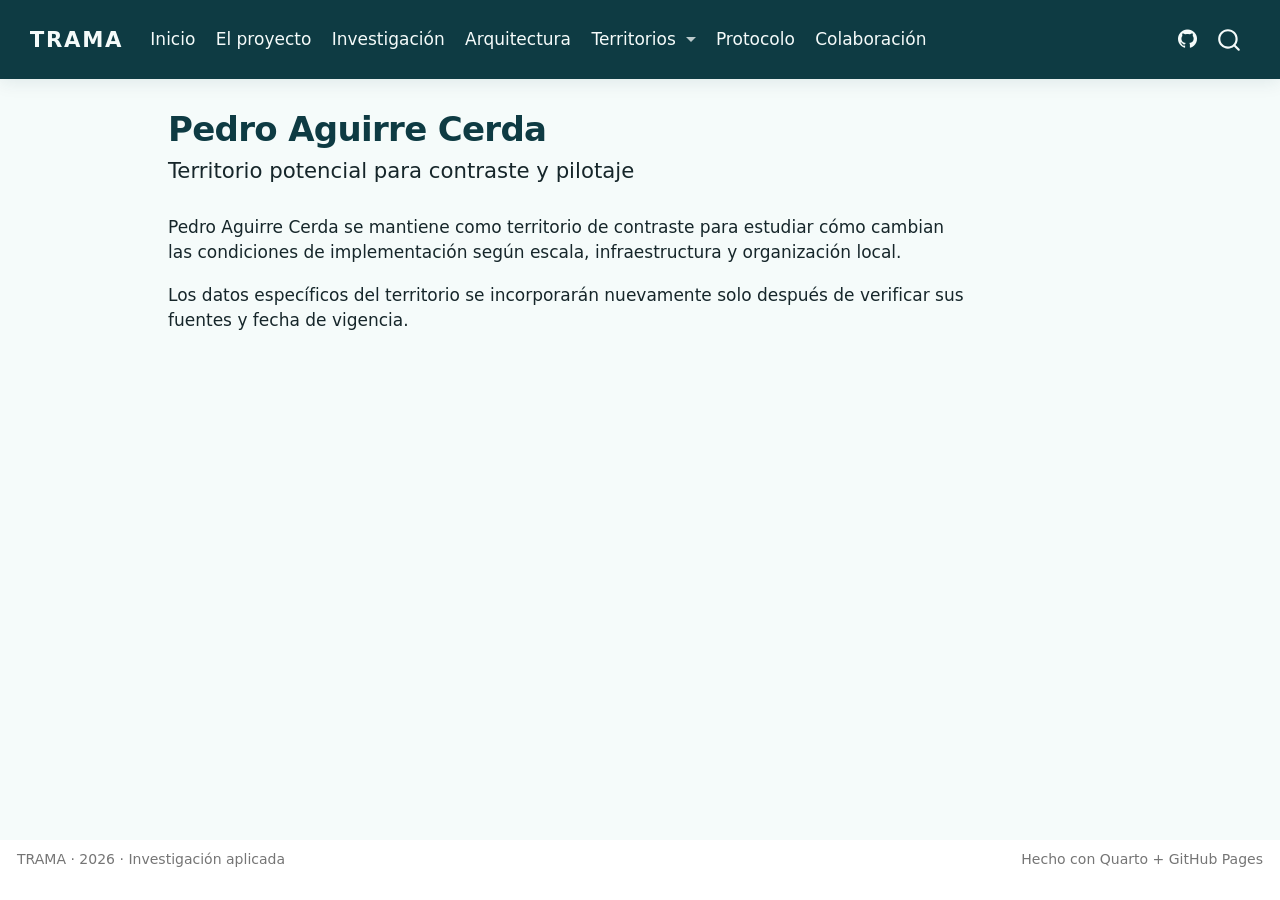
<file: pac.html>
<!DOCTYPE html>
<html xmlns="http://www.w3.org/1999/xhtml" lang="es" xml:lang="es"><head>

<meta charset="utf-8">
<meta name="generator" content="quarto-1.9.38">

<meta name="viewport" content="width=device-width, initial-scale=1.0, user-scalable=yes">


<title>Pedro Aguirre Cerda – TRAMA</title>
<style>
/* Default styles provided by pandoc.
** See https://pandoc.org/MANUAL.html#variables-for-html for config info.
*/
code{white-space: pre-wrap;}
span.smallcaps{font-variant: small-caps;}
div.columns{display: flex; gap: min(4vw, 1.5em);}
div.column{flex: auto; overflow-x: auto;}
div.hanging-indent{margin-left: 1.5em; text-indent: -1.5em;}
ul.task-list{list-style: none;}
ul.task-list li input[type="checkbox"] {
  width: 0.8em;
  margin: 0 0.8em 0.2em -1em; /* quarto-specific, see https://github.com/quarto-dev/quarto-cli/issues/4556 */ 
  vertical-align: middle;
}
</style>


<script src="site_libs/quarto-nav/quarto-nav.js"></script>
<script src="site_libs/quarto-nav/headroom.min.js"></script>
<script src="site_libs/clipboard/clipboard.min.js"></script>
<script src="site_libs/quarto-search/autocomplete.umd.js"></script>
<script src="site_libs/quarto-search/fuse.min.js"></script>
<script src="site_libs/quarto-search/quarto-search.js"></script>
<meta name="quarto:offset" content="./">
<script src="site_libs/quarto-html/quarto.js" type="module"></script>
<script src="site_libs/quarto-html/tabsets/tabsets.js" type="module"></script>
<script src="site_libs/quarto-html/popper.min.js"></script>
<script src="site_libs/quarto-html/tippy.umd.min.js"></script>
<script src="site_libs/quarto-html/anchor.min.js"></script>
<link href="site_libs/quarto-html/tippy.css" rel="stylesheet">
<link href="site_libs/quarto-html/quarto-syntax-highlighting-15634bcf2e68342d4ad2dfa704d543f6.css" rel="stylesheet" id="quarto-text-highlighting-styles">
<script src="site_libs/bootstrap/bootstrap.min.js"></script>
<link href="site_libs/bootstrap/bootstrap-icons.css" rel="stylesheet">
<link href="site_libs/bootstrap/bootstrap-44a6461fa7e6898873268ebcc8b17763.min.css" rel="stylesheet" append-hash="true" id="quarto-bootstrap" data-mode="light">
<script id="quarto-search-options" type="application/json">{
  "location": "navbar",
  "copy-button": false,
  "collapse-after": 3,
  "panel-placement": "end",
  "type": "overlay",
  "limit": 50,
  "keyboard-shortcut": [
    "f",
    "/",
    "s"
  ],
  "show-item-context": false,
  "language": {
    "search-no-results-text": "No se han encontrado resultados",
    "search-matching-documents-text": "documentos encontrados",
    "search-copy-link-title": "Copiar el enlace en la búsqueda",
    "search-hide-matches-text": "Ocultar resultados adicionales",
    "search-more-match-text": "resultado adicional en este documento",
    "search-more-matches-text": "resultados adicionales en este documento",
    "search-clear-button-title": "Borrar",
    "search-text-placeholder": "",
    "search-detached-cancel-button-title": "Cancelar",
    "search-submit-button-title": "Enviar",
    "search-label": "Buscar"
  }
}</script>
<style>html{ scroll-behavior: smooth; }</style>


</head>

<body class="nav-fixed quarto-light">

<div id="quarto-search-results"></div>
  <header id="quarto-header" class="headroom fixed-top">
    <nav class="navbar navbar-expand-lg " data-bs-theme="dark">
      <div class="navbar-container container-fluid">
      <div class="navbar-brand-container mx-auto">
    <a class="navbar-brand" href="./index.html">
    <span class="navbar-title">TRAMA</span>
    </a>
  </div>
            <div id="quarto-search" class="" title="Buscar"></div>
          <button class="navbar-toggler" type="button" data-bs-toggle="collapse" data-bs-target="#navbarCollapse" aria-controls="navbarCollapse" role="menu" aria-expanded="false" aria-label="Navegación de palanca" onclick="if (window.quartoToggleHeadroom) { window.quartoToggleHeadroom(); }">
  <span class="navbar-toggler-icon"></span>
</button>
          <div class="collapse navbar-collapse" id="navbarCollapse">
            <ul class="navbar-nav navbar-nav-scroll me-auto">
  <li class="nav-item">
    <a class="nav-link" href="./index.html"> 
<span class="menu-text">Inicio</span></a>
  </li>  
  <li class="nav-item">
    <a class="nav-link" href="./proyecto.html"> 
<span class="menu-text">El proyecto</span></a>
  </li>  
  <li class="nav-item">
    <a class="nav-link" href="./marco.html"> 
<span class="menu-text">Investigación</span></a>
  </li>  
  <li class="nav-item">
    <a class="nav-link" href="./arquitectura.html"> 
<span class="menu-text">Arquitectura</span></a>
  </li>  
  <li class="nav-item dropdown ">
    <a class="nav-link dropdown-toggle" href="#" id="nav-menu-territorios" role="link" data-bs-toggle="dropdown" aria-expanded="false">
 <span class="menu-text">Territorios</span>
    </a>
    <ul class="dropdown-menu" aria-labelledby="nav-menu-territorios">    
        <li>
    <a class="dropdown-item" href="./territorios.html">
 <span class="dropdown-text">Vista comparativa</span></a>
  </li>  
        <li>
    <a class="dropdown-item" href="./puente-alto.html">
 <span class="dropdown-text">Puente Alto</span></a>
  </li>  
        <li>
    <a class="dropdown-item" href="./vina.html">
 <span class="dropdown-text">Viña del Mar</span></a>
  </li>  
        <li>
    <a class="dropdown-item" href="./pac.html">
 <span class="dropdown-text">Pedro Aguirre Cerda</span></a>
  </li>  
        <li>
    <a class="dropdown-item" href="./euskadi.html">
 <span class="dropdown-text">Euskadi</span></a>
  </li>  
    </ul>
  </li>
  <li class="nav-item">
    <a class="nav-link" href="./protocolo.html"> 
<span class="menu-text">Protocolo</span></a>
  </li>  
  <li class="nav-item">
    <a class="nav-link" href="./colaboracion.html"> 
<span class="menu-text">Colaboración</span></a>
  </li>  
</ul>
            <ul class="navbar-nav navbar-nav-scroll ms-auto">
  <li class="nav-item compact">
    <a class="nav-link" href="https://github.com/nglmnz/trama"> <i class="bi bi-github" role="img">
</i> 
<span class="menu-text"></span></a>
  </li>  
</ul>
          </div> <!-- /navcollapse -->
            <div class="quarto-navbar-tools">
</div>
      </div> <!-- /container-fluid -->
    </nav>
</header>
<!-- content -->
<div id="quarto-content" class="quarto-container page-columns page-rows-contents page-layout-article page-navbar">
<!-- sidebar -->
<!-- margin-sidebar -->
    <div id="quarto-margin-sidebar" class="sidebar margin-sidebar zindex-bottom">
        
    </div>
<!-- main -->
<main class="content" id="quarto-document-content">

<header id="title-block-header" class="quarto-title-block default">
<div class="quarto-title">
<h1 class="title">Pedro Aguirre Cerda</h1>
<p class="subtitle lead">Territorio potencial para contraste y pilotaje</p>
</div>



<div class="quarto-title-meta">

    
  
    
  </div>
  


</header>


<p>Pedro Aguirre Cerda se mantiene como territorio de contraste para estudiar cómo cambian las condiciones de implementación según escala, infraestructura y organización local.</p>
<p>Los datos específicos del territorio se incorporarán nuevamente solo después de verificar sus fuentes y fecha de vigencia.</p>



</main> <!-- /main -->
<script id="quarto-html-after-body" type="application/javascript">
  window.document.addEventListener("DOMContentLoaded", function (event) {
    const icon = "";
    const anchorJS = new window.AnchorJS();
    anchorJS.options = {
      placement: 'right',
      icon: icon
    };
    anchorJS.add('.anchored');
    const isCodeAnnotation = (el) => {
      for (const clz of el.classList) {
        if (clz.startsWith('code-annotation-')) {                     
          return true;
        }
      }
      return false;
    }
    const onCopySuccess = function(e) {
      // button target
      const button = e.trigger;
      // don't keep focus
      button.blur();
      // flash "checked"
      button.classList.add('code-copy-button-checked');
      var currentTitle = button.getAttribute("title");
      button.setAttribute("title", "Copiado");
      let tooltip;
      if (window.bootstrap) {
        button.setAttribute("data-bs-toggle", "tooltip");
        button.setAttribute("data-bs-placement", "left");
        button.setAttribute("data-bs-title", "Copiado");
        tooltip = new bootstrap.Tooltip(button, 
          { trigger: "manual", 
            customClass: "code-copy-button-tooltip",
            offset: [0, -8]});
        tooltip.show();    
      }
      setTimeout(function() {
        if (tooltip) {
          tooltip.hide();
          button.removeAttribute("data-bs-title");
          button.removeAttribute("data-bs-toggle");
          button.removeAttribute("data-bs-placement");
        }
        button.setAttribute("title", currentTitle);
        button.classList.remove('code-copy-button-checked');
      }, 1000);
      // clear code selection
      e.clearSelection();
    }
    const getTextToCopy = function(trigger) {
      const outerScaffold = trigger.parentElement.cloneNode(true);
      const codeEl = outerScaffold.querySelector('code');
      for (const childEl of codeEl.children) {
        if (isCodeAnnotation(childEl)) {
          childEl.remove();
        }
      }
      return codeEl.innerText;
    }
    const clipboard = new window.ClipboardJS('.code-copy-button:not([data-in-quarto-modal])', {
      text: getTextToCopy
    });
    clipboard.on('success', onCopySuccess);
    if (window.document.getElementById('quarto-embedded-source-code-modal')) {
      const clipboardModal = new window.ClipboardJS('.code-copy-button[data-in-quarto-modal]', {
        text: getTextToCopy,
        container: window.document.getElementById('quarto-embedded-source-code-modal')
      });
      clipboardModal.on('success', onCopySuccess);
    }
      var localhostRegex = new RegExp(/^(?:http|https):\/\/localhost\:?[0-9]*\//);
      var mailtoRegex = new RegExp(/^mailto:/);
        var filterRegex = new RegExp("https:\/\/nglmnz\.github\.io\/trama");
      var isInternal = (href) => {
          return filterRegex.test(href) || localhostRegex.test(href) || mailtoRegex.test(href);
      }
      // Inspect non-navigation links and adorn them if external
     var links = window.document.querySelectorAll('a[href]:not(.nav-link):not(.navbar-brand):not(.toc-action):not(.sidebar-link):not(.sidebar-item-toggle):not(.pagination-link):not(.no-external):not([aria-hidden]):not(.dropdown-item):not(.quarto-navigation-tool):not(.about-link)');
      for (var i=0; i<links.length; i++) {
        const link = links[i];
        if (!isInternal(link.href)) {
          // undo the damage that might have been done by quarto-nav.js in the case of
          // links that we want to consider external
          if (link.dataset.originalHref !== undefined) {
            link.href = link.dataset.originalHref;
          }
        }
      }
    function tippyHover(el, contentFn, onTriggerFn, onUntriggerFn) {
      const config = {
        allowHTML: true,
        maxWidth: 500,
        delay: 100,
        arrow: false,
        appendTo: function(el) {
            return el.parentElement;
        },
        interactive: true,
        interactiveBorder: 10,
        theme: 'quarto',
        placement: 'bottom-start',
      };
      if (contentFn) {
        config.content = contentFn;
      }
      if (onTriggerFn) {
        config.onTrigger = onTriggerFn;
      }
      if (onUntriggerFn) {
        config.onUntrigger = onUntriggerFn;
      }
      window.tippy(el, config); 
    }
    const noterefs = window.document.querySelectorAll('a[role="doc-noteref"]');
    for (var i=0; i<noterefs.length; i++) {
      const ref = noterefs[i];
      tippyHover(ref, function() {
        // use id or data attribute instead here
        let href = ref.getAttribute('data-footnote-href') || ref.getAttribute('href');
        try { href = new URL(href).hash; } catch {}
        const id = href.replace(/^#\/?/, "");
        const note = window.document.getElementById(id);
        if (note) {
          return note.innerHTML;
        } else {
          return "";
        }
      });
    }
    const xrefs = window.document.querySelectorAll('a.quarto-xref');
    const processXRef = (id, note) => {
      // Strip column container classes
      const stripColumnClz = (el) => {
        el.classList.remove("page-full", "page-columns");
        if (el.children) {
          for (const child of el.children) {
            stripColumnClz(child);
          }
        }
      }
      stripColumnClz(note)
      if (id === null || id.startsWith('sec-')) {
        // Special case sections, only their first couple elements
        const container = document.createElement("div");
        if (note.children && note.children.length > 2) {
          container.appendChild(note.children[0].cloneNode(true));
          for (let i = 1; i < note.children.length; i++) {
            const child = note.children[i];
            if (child.tagName === "P" && child.innerText === "") {
              continue;
            } else {
              container.appendChild(child.cloneNode(true));
              break;
            }
          }
          if (window.Quarto?.typesetMath) {
            window.Quarto.typesetMath(container);
          }
          return container.innerHTML
        } else {
          if (window.Quarto?.typesetMath) {
            window.Quarto.typesetMath(note);
          }
          return note.innerHTML;
        }
      } else {
        // Remove any anchor links if they are present
        const anchorLink = note.querySelector('a.anchorjs-link');
        if (anchorLink) {
          anchorLink.remove();
        }
        if (window.Quarto?.typesetMath) {
          window.Quarto.typesetMath(note);
        }
        if (note.classList.contains("callout")) {
          return note.outerHTML;
        } else {
          return note.innerHTML;
        }
      }
    }
    for (var i=0; i<xrefs.length; i++) {
      const xref = xrefs[i];
      tippyHover(xref, undefined, function(instance) {
        instance.disable();
        let url = xref.getAttribute('href');
        let hash = undefined; 
        if (url.startsWith('#')) {
          hash = url;
        } else {
          try { hash = new URL(url).hash; } catch {}
        }
        if (hash) {
          const id = hash.replace(/^#\/?/, "");
          const note = window.document.getElementById(id);
          if (note !== null) {
            try {
              const html = processXRef(id, note.cloneNode(true));
              instance.setContent(html);
            } finally {
              instance.enable();
              instance.show();
            }
          } else {
            // See if we can fetch this
            fetch(url.split('#')[0])
            .then(res => res.text())
            .then(html => {
              const parser = new DOMParser();
              const htmlDoc = parser.parseFromString(html, "text/html");
              const note = htmlDoc.getElementById(id);
              if (note !== null) {
                const html = processXRef(id, note);
                instance.setContent(html);
              } 
            }).finally(() => {
              instance.enable();
              instance.show();
            });
          }
        } else {
          // See if we can fetch a full url (with no hash to target)
          // This is a special case and we should probably do some content thinning / targeting
          fetch(url)
          .then(res => res.text())
          .then(html => {
            const parser = new DOMParser();
            const htmlDoc = parser.parseFromString(html, "text/html");
            const note = htmlDoc.querySelector('main.content');
            if (note !== null) {
              // This should only happen for chapter cross references
              // (since there is no id in the URL)
              // remove the first header
              if (note.children.length > 0 && note.children[0].tagName === "HEADER") {
                note.children[0].remove();
              }
              const html = processXRef(null, note);
              instance.setContent(html);
            } 
          }).finally(() => {
            instance.enable();
            instance.show();
          });
        }
      }, function(instance) {
      });
    }
        let selectedAnnoteEl;
        const selectorForAnnotation = ( cell, annotation) => {
          let cellAttr = 'data-code-cell="' + cell + '"';
          let lineAttr = 'data-code-annotation="' +  annotation + '"';
          const selector = 'span[' + cellAttr + '][' + lineAttr + ']';
          return selector;
        }
        const selectCodeLines = (annoteEl) => {
          const doc = window.document;
          const targetCell = annoteEl.getAttribute("data-target-cell");
          const targetAnnotation = annoteEl.getAttribute("data-target-annotation");
          const annoteSpan = window.document.querySelector(selectorForAnnotation(targetCell, targetAnnotation));
          const lines = annoteSpan.getAttribute("data-code-lines").split(",");
          const lineIds = lines.map((line) => {
            return targetCell + "-" + line;
          })
          let top = null;
          let height = null;
          let parent = null;
          if (lineIds.length > 0) {
              //compute the position of the single el (top and bottom and make a div)
              const el = window.document.getElementById(lineIds[0]);
              top = el.offsetTop;
              height = el.offsetHeight;
              parent = el.parentElement.parentElement;
            if (lineIds.length > 1) {
              const lastEl = window.document.getElementById(lineIds[lineIds.length - 1]);
              const bottom = lastEl.offsetTop + lastEl.offsetHeight;
              height = bottom - top;
            }
            if (top !== null && height !== null && parent !== null) {
              // cook up a div (if necessary) and position it 
              let div = window.document.getElementById("code-annotation-line-highlight");
              if (div === null) {
                div = window.document.createElement("div");
                div.setAttribute("id", "code-annotation-line-highlight");
                div.style.position = 'absolute';
                parent.appendChild(div);
              }
              div.style.top = top - 2 + "px";
              div.style.height = height + 4 + "px";
              div.style.left = 0;
              let gutterDiv = window.document.getElementById("code-annotation-line-highlight-gutter");
              if (gutterDiv === null) {
                gutterDiv = window.document.createElement("div");
                gutterDiv.setAttribute("id", "code-annotation-line-highlight-gutter");
                gutterDiv.style.position = 'absolute';
                const codeCell = window.document.getElementById(targetCell);
                const gutter = codeCell.querySelector('.code-annotation-gutter');
                gutter.appendChild(gutterDiv);
              }
              gutterDiv.style.top = top - 2 + "px";
              gutterDiv.style.height = height + 4 + "px";
            }
            selectedAnnoteEl = annoteEl;
          }
        };
        const unselectCodeLines = () => {
          const elementsIds = ["code-annotation-line-highlight", "code-annotation-line-highlight-gutter"];
          elementsIds.forEach((elId) => {
            const div = window.document.getElementById(elId);
            if (div) {
              div.remove();
            }
          });
          selectedAnnoteEl = undefined;
        };
          // Handle positioning of the toggle
      window.addEventListener(
        "resize",
        throttle(() => {
          elRect = undefined;
          if (selectedAnnoteEl) {
            selectCodeLines(selectedAnnoteEl);
          }
        }, 10)
      );
      function throttle(fn, ms) {
      let throttle = false;
      let timer;
        return (...args) => {
          if(!throttle) { // first call gets through
              fn.apply(this, args);
              throttle = true;
          } else { // all the others get throttled
              if(timer) clearTimeout(timer); // cancel #2
              timer = setTimeout(() => {
                fn.apply(this, args);
                timer = throttle = false;
              }, ms);
          }
        };
      }
        // Attach click handler to the DT
        const annoteDls = window.document.querySelectorAll('dt[data-target-cell]');
        for (const annoteDlNode of annoteDls) {
          annoteDlNode.addEventListener('click', (event) => {
            const clickedEl = event.target;
            if (clickedEl !== selectedAnnoteEl) {
              unselectCodeLines();
              const activeEl = window.document.querySelector('dt[data-target-cell].code-annotation-active');
              if (activeEl) {
                activeEl.classList.remove('code-annotation-active');
              }
              selectCodeLines(clickedEl);
              clickedEl.classList.add('code-annotation-active');
            } else {
              // Unselect the line
              unselectCodeLines();
              clickedEl.classList.remove('code-annotation-active');
            }
          });
        }
    const findCites = (el) => {
      const parentEl = el.parentElement;
      if (parentEl) {
        const cites = parentEl.dataset.cites;
        if (cites) {
          return {
            el,
            cites: cites.split(' ')
          };
        } else {
          return findCites(el.parentElement)
        }
      } else {
        return undefined;
      }
    };
    var bibliorefs = window.document.querySelectorAll('a[role="doc-biblioref"]');
    for (var i=0; i<bibliorefs.length; i++) {
      const ref = bibliorefs[i];
      const citeInfo = findCites(ref);
      if (citeInfo) {
        tippyHover(citeInfo.el, function() {
          var popup = window.document.createElement('div');
          citeInfo.cites.forEach(function(cite) {
            var citeDiv = window.document.createElement('div');
            citeDiv.classList.add('hanging-indent');
            citeDiv.classList.add('csl-entry');
            var biblioDiv = window.document.getElementById('ref-' + cite);
            if (biblioDiv) {
              citeDiv.innerHTML = biblioDiv.innerHTML;
            }
            popup.appendChild(citeDiv);
          });
          return popup.innerHTML;
        });
      }
    }
  });
  </script>
</div> <!-- /content -->
<footer class="footer">
  <div class="nav-footer">
    <div class="nav-footer-left">
<p>TRAMA · 2026 · Investigación aplicada</p>
</div>   
    <div class="nav-footer-center">
      &nbsp;
    </div>
    <div class="nav-footer-right">
<p>Hecho con Quarto + GitHub Pages</p>
</div>
  </div>
</footer>




<script src="site_libs/quarto-html/zenscroll-min.js"></script>
</body></html>
</file>
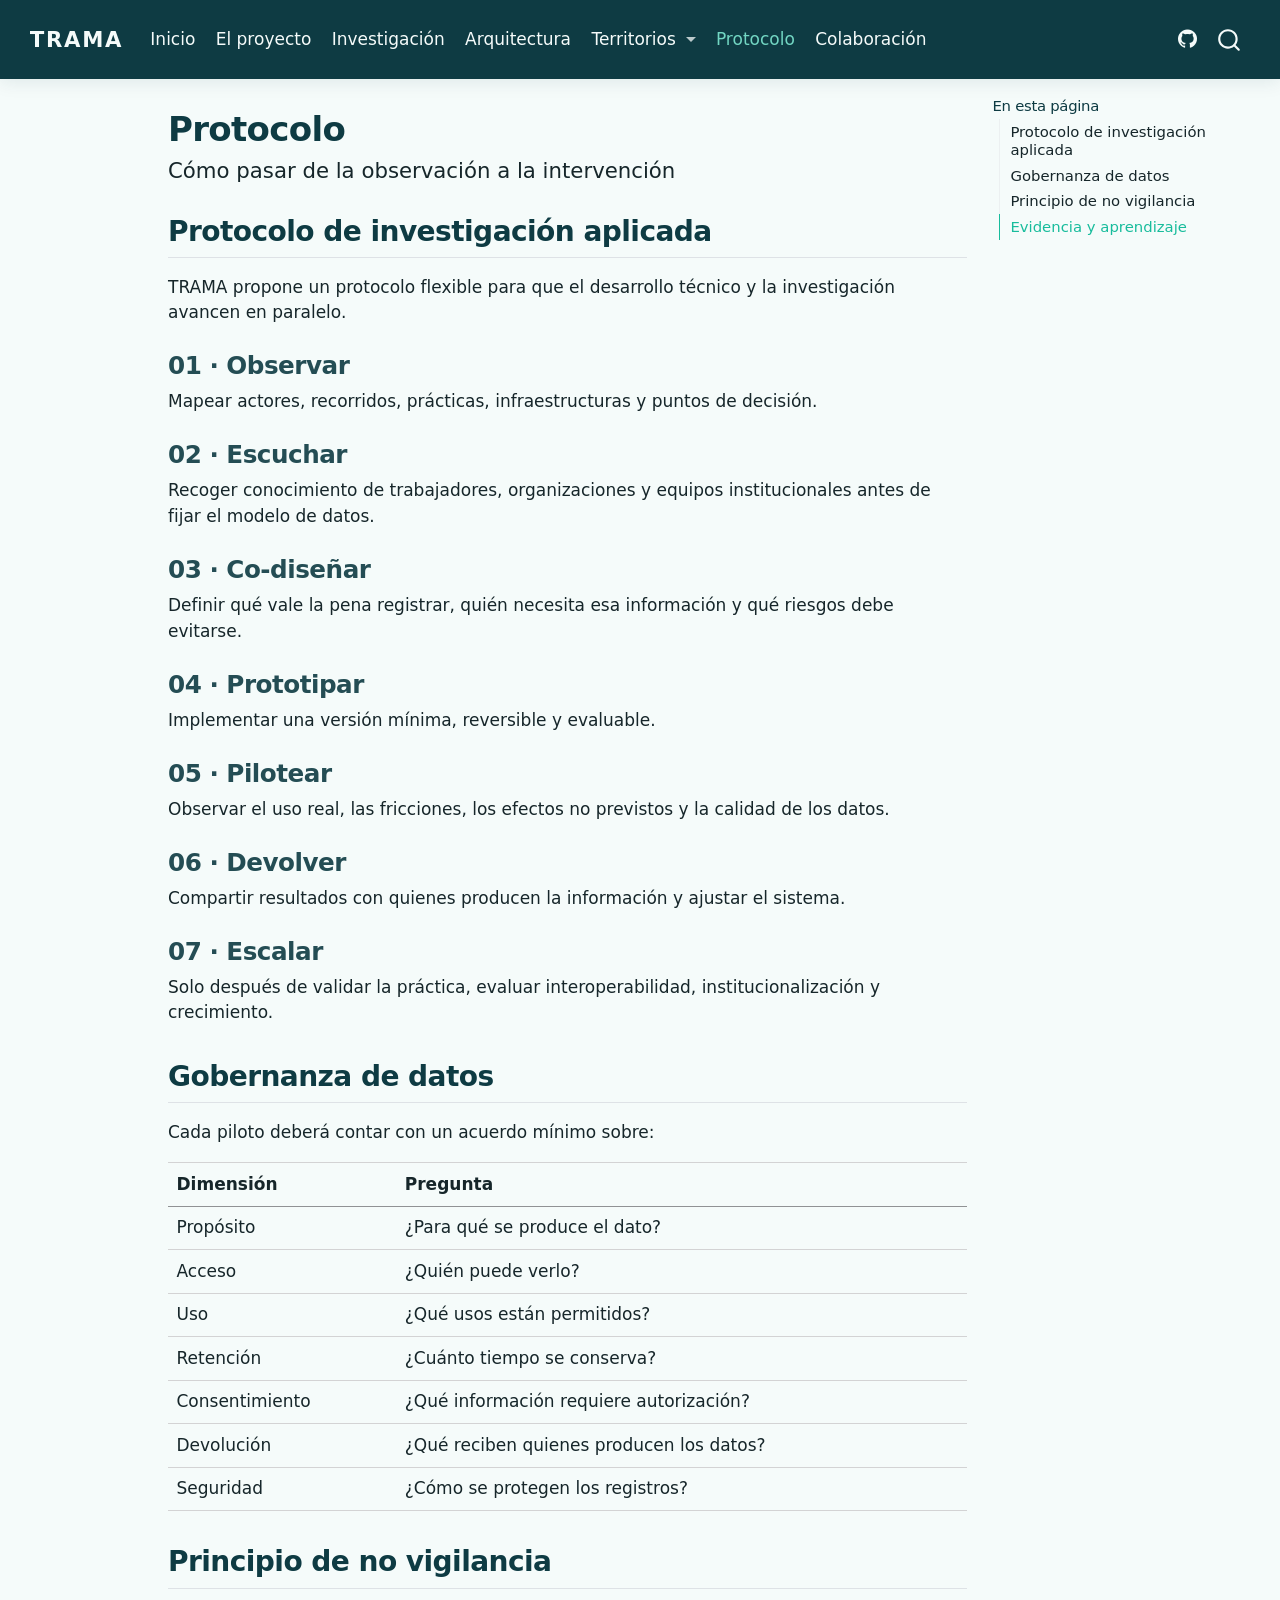
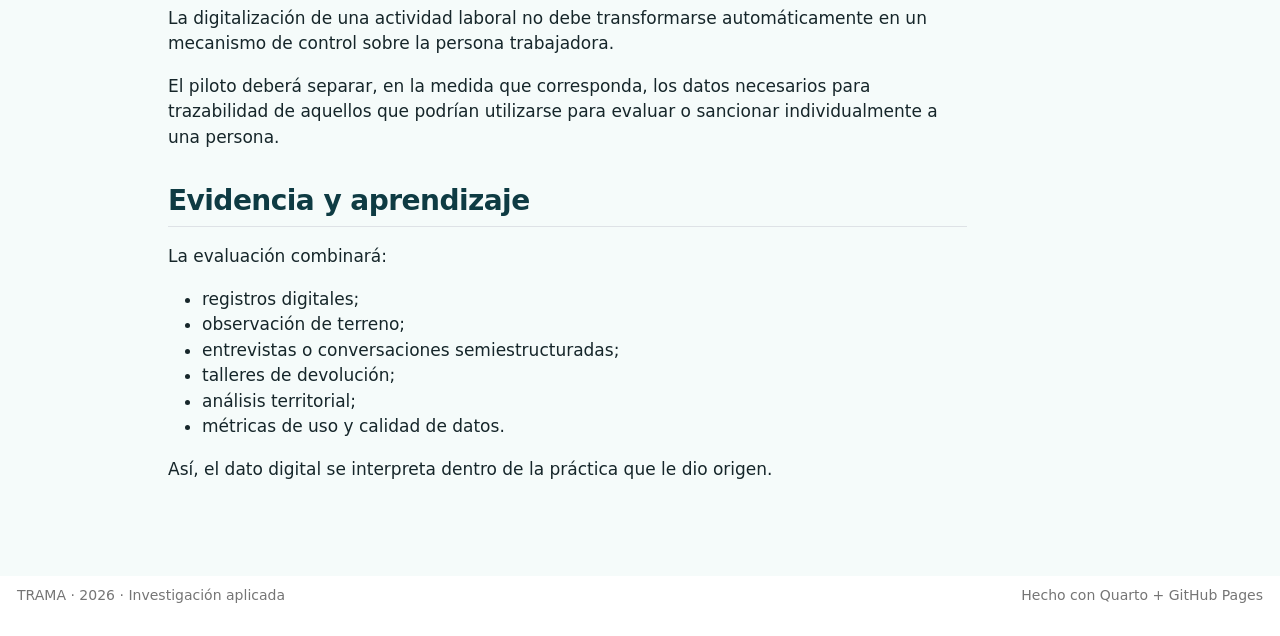
<file: protocolo.html>
<!DOCTYPE html>
<html xmlns="http://www.w3.org/1999/xhtml" lang="es" xml:lang="es"><head>

<meta charset="utf-8">
<meta name="generator" content="quarto-1.9.38">

<meta name="viewport" content="width=device-width, initial-scale=1.0, user-scalable=yes">


<title>Protocolo – TRAMA</title>
<style>
/* Default styles provided by pandoc.
** See https://pandoc.org/MANUAL.html#variables-for-html for config info.
*/
code{white-space: pre-wrap;}
span.smallcaps{font-variant: small-caps;}
div.columns{display: flex; gap: min(4vw, 1.5em);}
div.column{flex: auto; overflow-x: auto;}
div.hanging-indent{margin-left: 1.5em; text-indent: -1.5em;}
ul.task-list{list-style: none;}
ul.task-list li input[type="checkbox"] {
  width: 0.8em;
  margin: 0 0.8em 0.2em -1em; /* quarto-specific, see https://github.com/quarto-dev/quarto-cli/issues/4556 */ 
  vertical-align: middle;
}
</style>


<script src="site_libs/quarto-nav/quarto-nav.js"></script>
<script src="site_libs/quarto-nav/headroom.min.js"></script>
<script src="site_libs/clipboard/clipboard.min.js"></script>
<script src="site_libs/quarto-search/autocomplete.umd.js"></script>
<script src="site_libs/quarto-search/fuse.min.js"></script>
<script src="site_libs/quarto-search/quarto-search.js"></script>
<meta name="quarto:offset" content="./">
<script src="site_libs/quarto-html/quarto.js" type="module"></script>
<script src="site_libs/quarto-html/tabsets/tabsets.js" type="module"></script>
<script src="site_libs/quarto-html/popper.min.js"></script>
<script src="site_libs/quarto-html/tippy.umd.min.js"></script>
<script src="site_libs/quarto-html/anchor.min.js"></script>
<link href="site_libs/quarto-html/tippy.css" rel="stylesheet">
<link href="site_libs/quarto-html/quarto-syntax-highlighting-15634bcf2e68342d4ad2dfa704d543f6.css" rel="stylesheet" id="quarto-text-highlighting-styles">
<script src="site_libs/bootstrap/bootstrap.min.js"></script>
<link href="site_libs/bootstrap/bootstrap-icons.css" rel="stylesheet">
<link href="site_libs/bootstrap/bootstrap-44a6461fa7e6898873268ebcc8b17763.min.css" rel="stylesheet" append-hash="true" id="quarto-bootstrap" data-mode="light">
<script id="quarto-search-options" type="application/json">{
  "location": "navbar",
  "copy-button": false,
  "collapse-after": 3,
  "panel-placement": "end",
  "type": "overlay",
  "limit": 50,
  "keyboard-shortcut": [
    "f",
    "/",
    "s"
  ],
  "show-item-context": false,
  "language": {
    "search-no-results-text": "No se han encontrado resultados",
    "search-matching-documents-text": "documentos encontrados",
    "search-copy-link-title": "Copiar el enlace en la búsqueda",
    "search-hide-matches-text": "Ocultar resultados adicionales",
    "search-more-match-text": "resultado adicional en este documento",
    "search-more-matches-text": "resultados adicionales en este documento",
    "search-clear-button-title": "Borrar",
    "search-text-placeholder": "",
    "search-detached-cancel-button-title": "Cancelar",
    "search-submit-button-title": "Enviar",
    "search-label": "Buscar"
  }
}</script>
<style>html{ scroll-behavior: smooth; }</style>


</head>

<body class="nav-fixed quarto-light">

<div id="quarto-search-results"></div>
  <header id="quarto-header" class="headroom fixed-top">
    <nav class="navbar navbar-expand-lg " data-bs-theme="dark">
      <div class="navbar-container container-fluid">
      <div class="navbar-brand-container mx-auto">
    <a class="navbar-brand" href="./index.html">
    <span class="navbar-title">TRAMA</span>
    </a>
  </div>
            <div id="quarto-search" class="" title="Buscar"></div>
          <button class="navbar-toggler" type="button" data-bs-toggle="collapse" data-bs-target="#navbarCollapse" aria-controls="navbarCollapse" role="menu" aria-expanded="false" aria-label="Navegación de palanca" onclick="if (window.quartoToggleHeadroom) { window.quartoToggleHeadroom(); }">
  <span class="navbar-toggler-icon"></span>
</button>
          <div class="collapse navbar-collapse" id="navbarCollapse">
            <ul class="navbar-nav navbar-nav-scroll me-auto">
  <li class="nav-item">
    <a class="nav-link" href="./index.html"> 
<span class="menu-text">Inicio</span></a>
  </li>  
  <li class="nav-item">
    <a class="nav-link" href="./proyecto.html"> 
<span class="menu-text">El proyecto</span></a>
  </li>  
  <li class="nav-item">
    <a class="nav-link" href="./marco.html"> 
<span class="menu-text">Investigación</span></a>
  </li>  
  <li class="nav-item">
    <a class="nav-link" href="./arquitectura.html"> 
<span class="menu-text">Arquitectura</span></a>
  </li>  
  <li class="nav-item dropdown ">
    <a class="nav-link dropdown-toggle" href="#" id="nav-menu-territorios" role="link" data-bs-toggle="dropdown" aria-expanded="false">
 <span class="menu-text">Territorios</span>
    </a>
    <ul class="dropdown-menu" aria-labelledby="nav-menu-territorios">    
        <li>
    <a class="dropdown-item" href="./territorios.html">
 <span class="dropdown-text">Vista comparativa</span></a>
  </li>  
        <li>
    <a class="dropdown-item" href="./puente-alto.html">
 <span class="dropdown-text">Puente Alto</span></a>
  </li>  
        <li>
    <a class="dropdown-item" href="./vina.html">
 <span class="dropdown-text">Viña del Mar</span></a>
  </li>  
        <li>
    <a class="dropdown-item" href="./pac.html">
 <span class="dropdown-text">Pedro Aguirre Cerda</span></a>
  </li>  
        <li>
    <a class="dropdown-item" href="./euskadi.html">
 <span class="dropdown-text">Euskadi</span></a>
  </li>  
    </ul>
  </li>
  <li class="nav-item">
    <a class="nav-link active" href="./protocolo.html" aria-current="page"> 
<span class="menu-text">Protocolo</span></a>
  </li>  
  <li class="nav-item">
    <a class="nav-link" href="./colaboracion.html"> 
<span class="menu-text">Colaboración</span></a>
  </li>  
</ul>
            <ul class="navbar-nav navbar-nav-scroll ms-auto">
  <li class="nav-item compact">
    <a class="nav-link" href="https://github.com/nglmnz/trama"> <i class="bi bi-github" role="img">
</i> 
<span class="menu-text"></span></a>
  </li>  
</ul>
          </div> <!-- /navcollapse -->
            <div class="quarto-navbar-tools">
</div>
      </div> <!-- /container-fluid -->
    </nav>
</header>
<!-- content -->
<div id="quarto-content" class="quarto-container page-columns page-rows-contents page-layout-article page-navbar">
<!-- sidebar -->
<!-- margin-sidebar -->
    <div id="quarto-margin-sidebar" class="sidebar margin-sidebar">
        <nav id="TOC" role="doc-toc" class="toc-active">
    <h2 id="toc-title">En esta página</h2>
   
  <ul>
  <li><a href="#protocolo-de-investigación-aplicada" id="toc-protocolo-de-investigación-aplicada" class="nav-link active" data-scroll-target="#protocolo-de-investigación-aplicada">Protocolo de investigación aplicada</a>
  <ul class="collapse">
  <li><a href="#observar" id="toc-observar" class="nav-link" data-scroll-target="#observar">01 · Observar</a></li>
  <li><a href="#escuchar" id="toc-escuchar" class="nav-link" data-scroll-target="#escuchar">02 · Escuchar</a></li>
  <li><a href="#co-diseñar" id="toc-co-diseñar" class="nav-link" data-scroll-target="#co-diseñar">03 · Co-diseñar</a></li>
  <li><a href="#prototipar" id="toc-prototipar" class="nav-link" data-scroll-target="#prototipar">04 · Prototipar</a></li>
  <li><a href="#pilotear" id="toc-pilotear" class="nav-link" data-scroll-target="#pilotear">05 · Pilotear</a></li>
  <li><a href="#devolver" id="toc-devolver" class="nav-link" data-scroll-target="#devolver">06 · Devolver</a></li>
  <li><a href="#escalar" id="toc-escalar" class="nav-link" data-scroll-target="#escalar">07 · Escalar</a></li>
  </ul></li>
  <li><a href="#gobernanza-de-datos" id="toc-gobernanza-de-datos" class="nav-link" data-scroll-target="#gobernanza-de-datos">Gobernanza de datos</a></li>
  <li><a href="#principio-de-no-vigilancia" id="toc-principio-de-no-vigilancia" class="nav-link" data-scroll-target="#principio-de-no-vigilancia">Principio de no vigilancia</a></li>
  <li><a href="#evidencia-y-aprendizaje" id="toc-evidencia-y-aprendizaje" class="nav-link" data-scroll-target="#evidencia-y-aprendizaje">Evidencia y aprendizaje</a></li>
  </ul>
</nav>
    </div>
<!-- main -->
<main class="content" id="quarto-document-content">

<header id="title-block-header" class="quarto-title-block default">
<div class="quarto-title">
<h1 class="title">Protocolo</h1>
<p class="subtitle lead">Cómo pasar de la observación a la intervención</p>
</div>



<div class="quarto-title-meta">

    
  
    
  </div>
  


</header>


<section id="protocolo-de-investigación-aplicada" class="level2">
<h2 class="anchored" data-anchor-id="protocolo-de-investigación-aplicada">Protocolo de investigación aplicada</h2>
<p>TRAMA propone un protocolo flexible para que el desarrollo técnico y la investigación avancen en paralelo.</p>
<section id="observar" class="level3">
<h3 class="anchored" data-anchor-id="observar">01 · Observar</h3>
<p>Mapear actores, recorridos, prácticas, infraestructuras y puntos de decisión.</p>
</section>
<section id="escuchar" class="level3">
<h3 class="anchored" data-anchor-id="escuchar">02 · Escuchar</h3>
<p>Recoger conocimiento de trabajadores, organizaciones y equipos institucionales antes de fijar el modelo de datos.</p>
</section>
<section id="co-diseñar" class="level3">
<h3 class="anchored" data-anchor-id="co-diseñar">03 · Co-diseñar</h3>
<p>Definir qué vale la pena registrar, quién necesita esa información y qué riesgos debe evitarse.</p>
</section>
<section id="prototipar" class="level3">
<h3 class="anchored" data-anchor-id="prototipar">04 · Prototipar</h3>
<p>Implementar una versión mínima, reversible y evaluable.</p>
</section>
<section id="pilotear" class="level3">
<h3 class="anchored" data-anchor-id="pilotear">05 · Pilotear</h3>
<p>Observar el uso real, las fricciones, los efectos no previstos y la calidad de los datos.</p>
</section>
<section id="devolver" class="level3">
<h3 class="anchored" data-anchor-id="devolver">06 · Devolver</h3>
<p>Compartir resultados con quienes producen la información y ajustar el sistema.</p>
</section>
<section id="escalar" class="level3">
<h3 class="anchored" data-anchor-id="escalar">07 · Escalar</h3>
<p>Solo después de validar la práctica, evaluar interoperabilidad, institucionalización y crecimiento.</p>
</section>
</section>
<section id="gobernanza-de-datos" class="level2">
<h2 class="anchored" data-anchor-id="gobernanza-de-datos">Gobernanza de datos</h2>
<p>Cada piloto deberá contar con un acuerdo mínimo sobre:</p>
<table class="caption-top table">
<thead>
<tr class="header">
<th>Dimensión</th>
<th>Pregunta</th>
</tr>
</thead>
<tbody>
<tr class="odd">
<td>Propósito</td>
<td>¿Para qué se produce el dato?</td>
</tr>
<tr class="even">
<td>Acceso</td>
<td>¿Quién puede verlo?</td>
</tr>
<tr class="odd">
<td>Uso</td>
<td>¿Qué usos están permitidos?</td>
</tr>
<tr class="even">
<td>Retención</td>
<td>¿Cuánto tiempo se conserva?</td>
</tr>
<tr class="odd">
<td>Consentimiento</td>
<td>¿Qué información requiere autorización?</td>
</tr>
<tr class="even">
<td>Devolución</td>
<td>¿Qué reciben quienes producen los datos?</td>
</tr>
<tr class="odd">
<td>Seguridad</td>
<td>¿Cómo se protegen los registros?</td>
</tr>
</tbody>
</table>
</section>
<section id="principio-de-no-vigilancia" class="level2">
<h2 class="anchored" data-anchor-id="principio-de-no-vigilancia">Principio de no vigilancia</h2>
<p>La digitalización de una actividad laboral no debe transformarse automáticamente en un mecanismo de control sobre la persona trabajadora.</p>
<p>El piloto deberá separar, en la medida que corresponda, los datos necesarios para trazabilidad de aquellos que podrían utilizarse para evaluar o sancionar individualmente a una persona.</p>
</section>
<section id="evidencia-y-aprendizaje" class="level2">
<h2 class="anchored" data-anchor-id="evidencia-y-aprendizaje">Evidencia y aprendizaje</h2>
<p>La evaluación combinará:</p>
<ul>
<li>registros digitales;</li>
<li>observación de terreno;</li>
<li>entrevistas o conversaciones semiestructuradas;</li>
<li>talleres de devolución;</li>
<li>análisis territorial;</li>
<li>métricas de uso y calidad de datos.</li>
</ul>
<p>Así, el dato digital se interpreta dentro de la práctica que le dio origen.</p>


</section>

</main> <!-- /main -->
<script id="quarto-html-after-body" type="application/javascript">
  window.document.addEventListener("DOMContentLoaded", function (event) {
    const icon = "";
    const anchorJS = new window.AnchorJS();
    anchorJS.options = {
      placement: 'right',
      icon: icon
    };
    anchorJS.add('.anchored');
    const isCodeAnnotation = (el) => {
      for (const clz of el.classList) {
        if (clz.startsWith('code-annotation-')) {                     
          return true;
        }
      }
      return false;
    }
    const onCopySuccess = function(e) {
      // button target
      const button = e.trigger;
      // don't keep focus
      button.blur();
      // flash "checked"
      button.classList.add('code-copy-button-checked');
      var currentTitle = button.getAttribute("title");
      button.setAttribute("title", "Copiado");
      let tooltip;
      if (window.bootstrap) {
        button.setAttribute("data-bs-toggle", "tooltip");
        button.setAttribute("data-bs-placement", "left");
        button.setAttribute("data-bs-title", "Copiado");
        tooltip = new bootstrap.Tooltip(button, 
          { trigger: "manual", 
            customClass: "code-copy-button-tooltip",
            offset: [0, -8]});
        tooltip.show();    
      }
      setTimeout(function() {
        if (tooltip) {
          tooltip.hide();
          button.removeAttribute("data-bs-title");
          button.removeAttribute("data-bs-toggle");
          button.removeAttribute("data-bs-placement");
        }
        button.setAttribute("title", currentTitle);
        button.classList.remove('code-copy-button-checked');
      }, 1000);
      // clear code selection
      e.clearSelection();
    }
    const getTextToCopy = function(trigger) {
      const outerScaffold = trigger.parentElement.cloneNode(true);
      const codeEl = outerScaffold.querySelector('code');
      for (const childEl of codeEl.children) {
        if (isCodeAnnotation(childEl)) {
          childEl.remove();
        }
      }
      return codeEl.innerText;
    }
    const clipboard = new window.ClipboardJS('.code-copy-button:not([data-in-quarto-modal])', {
      text: getTextToCopy
    });
    clipboard.on('success', onCopySuccess);
    if (window.document.getElementById('quarto-embedded-source-code-modal')) {
      const clipboardModal = new window.ClipboardJS('.code-copy-button[data-in-quarto-modal]', {
        text: getTextToCopy,
        container: window.document.getElementById('quarto-embedded-source-code-modal')
      });
      clipboardModal.on('success', onCopySuccess);
    }
      var localhostRegex = new RegExp(/^(?:http|https):\/\/localhost\:?[0-9]*\//);
      var mailtoRegex = new RegExp(/^mailto:/);
        var filterRegex = new RegExp("https:\/\/nglmnz\.github\.io\/trama");
      var isInternal = (href) => {
          return filterRegex.test(href) || localhostRegex.test(href) || mailtoRegex.test(href);
      }
      // Inspect non-navigation links and adorn them if external
     var links = window.document.querySelectorAll('a[href]:not(.nav-link):not(.navbar-brand):not(.toc-action):not(.sidebar-link):not(.sidebar-item-toggle):not(.pagination-link):not(.no-external):not([aria-hidden]):not(.dropdown-item):not(.quarto-navigation-tool):not(.about-link)');
      for (var i=0; i<links.length; i++) {
        const link = links[i];
        if (!isInternal(link.href)) {
          // undo the damage that might have been done by quarto-nav.js in the case of
          // links that we want to consider external
          if (link.dataset.originalHref !== undefined) {
            link.href = link.dataset.originalHref;
          }
        }
      }
    function tippyHover(el, contentFn, onTriggerFn, onUntriggerFn) {
      const config = {
        allowHTML: true,
        maxWidth: 500,
        delay: 100,
        arrow: false,
        appendTo: function(el) {
            return el.parentElement;
        },
        interactive: true,
        interactiveBorder: 10,
        theme: 'quarto',
        placement: 'bottom-start',
      };
      if (contentFn) {
        config.content = contentFn;
      }
      if (onTriggerFn) {
        config.onTrigger = onTriggerFn;
      }
      if (onUntriggerFn) {
        config.onUntrigger = onUntriggerFn;
      }
      window.tippy(el, config); 
    }
    const noterefs = window.document.querySelectorAll('a[role="doc-noteref"]');
    for (var i=0; i<noterefs.length; i++) {
      const ref = noterefs[i];
      tippyHover(ref, function() {
        // use id or data attribute instead here
        let href = ref.getAttribute('data-footnote-href') || ref.getAttribute('href');
        try { href = new URL(href).hash; } catch {}
        const id = href.replace(/^#\/?/, "");
        const note = window.document.getElementById(id);
        if (note) {
          return note.innerHTML;
        } else {
          return "";
        }
      });
    }
    const xrefs = window.document.querySelectorAll('a.quarto-xref');
    const processXRef = (id, note) => {
      // Strip column container classes
      const stripColumnClz = (el) => {
        el.classList.remove("page-full", "page-columns");
        if (el.children) {
          for (const child of el.children) {
            stripColumnClz(child);
          }
        }
      }
      stripColumnClz(note)
      if (id === null || id.startsWith('sec-')) {
        // Special case sections, only their first couple elements
        const container = document.createElement("div");
        if (note.children && note.children.length > 2) {
          container.appendChild(note.children[0].cloneNode(true));
          for (let i = 1; i < note.children.length; i++) {
            const child = note.children[i];
            if (child.tagName === "P" && child.innerText === "") {
              continue;
            } else {
              container.appendChild(child.cloneNode(true));
              break;
            }
          }
          if (window.Quarto?.typesetMath) {
            window.Quarto.typesetMath(container);
          }
          return container.innerHTML
        } else {
          if (window.Quarto?.typesetMath) {
            window.Quarto.typesetMath(note);
          }
          return note.innerHTML;
        }
      } else {
        // Remove any anchor links if they are present
        const anchorLink = note.querySelector('a.anchorjs-link');
        if (anchorLink) {
          anchorLink.remove();
        }
        if (window.Quarto?.typesetMath) {
          window.Quarto.typesetMath(note);
        }
        if (note.classList.contains("callout")) {
          return note.outerHTML;
        } else {
          return note.innerHTML;
        }
      }
    }
    for (var i=0; i<xrefs.length; i++) {
      const xref = xrefs[i];
      tippyHover(xref, undefined, function(instance) {
        instance.disable();
        let url = xref.getAttribute('href');
        let hash = undefined; 
        if (url.startsWith('#')) {
          hash = url;
        } else {
          try { hash = new URL(url).hash; } catch {}
        }
        if (hash) {
          const id = hash.replace(/^#\/?/, "");
          const note = window.document.getElementById(id);
          if (note !== null) {
            try {
              const html = processXRef(id, note.cloneNode(true));
              instance.setContent(html);
            } finally {
              instance.enable();
              instance.show();
            }
          } else {
            // See if we can fetch this
            fetch(url.split('#')[0])
            .then(res => res.text())
            .then(html => {
              const parser = new DOMParser();
              const htmlDoc = parser.parseFromString(html, "text/html");
              const note = htmlDoc.getElementById(id);
              if (note !== null) {
                const html = processXRef(id, note);
                instance.setContent(html);
              } 
            }).finally(() => {
              instance.enable();
              instance.show();
            });
          }
        } else {
          // See if we can fetch a full url (with no hash to target)
          // This is a special case and we should probably do some content thinning / targeting
          fetch(url)
          .then(res => res.text())
          .then(html => {
            const parser = new DOMParser();
            const htmlDoc = parser.parseFromString(html, "text/html");
            const note = htmlDoc.querySelector('main.content');
            if (note !== null) {
              // This should only happen for chapter cross references
              // (since there is no id in the URL)
              // remove the first header
              if (note.children.length > 0 && note.children[0].tagName === "HEADER") {
                note.children[0].remove();
              }
              const html = processXRef(null, note);
              instance.setContent(html);
            } 
          }).finally(() => {
            instance.enable();
            instance.show();
          });
        }
      }, function(instance) {
      });
    }
        let selectedAnnoteEl;
        const selectorForAnnotation = ( cell, annotation) => {
          let cellAttr = 'data-code-cell="' + cell + '"';
          let lineAttr = 'data-code-annotation="' +  annotation + '"';
          const selector = 'span[' + cellAttr + '][' + lineAttr + ']';
          return selector;
        }
        const selectCodeLines = (annoteEl) => {
          const doc = window.document;
          const targetCell = annoteEl.getAttribute("data-target-cell");
          const targetAnnotation = annoteEl.getAttribute("data-target-annotation");
          const annoteSpan = window.document.querySelector(selectorForAnnotation(targetCell, targetAnnotation));
          const lines = annoteSpan.getAttribute("data-code-lines").split(",");
          const lineIds = lines.map((line) => {
            return targetCell + "-" + line;
          })
          let top = null;
          let height = null;
          let parent = null;
          if (lineIds.length > 0) {
              //compute the position of the single el (top and bottom and make a div)
              const el = window.document.getElementById(lineIds[0]);
              top = el.offsetTop;
              height = el.offsetHeight;
              parent = el.parentElement.parentElement;
            if (lineIds.length > 1) {
              const lastEl = window.document.getElementById(lineIds[lineIds.length - 1]);
              const bottom = lastEl.offsetTop + lastEl.offsetHeight;
              height = bottom - top;
            }
            if (top !== null && height !== null && parent !== null) {
              // cook up a div (if necessary) and position it 
              let div = window.document.getElementById("code-annotation-line-highlight");
              if (div === null) {
                div = window.document.createElement("div");
                div.setAttribute("id", "code-annotation-line-highlight");
                div.style.position = 'absolute';
                parent.appendChild(div);
              }
              div.style.top = top - 2 + "px";
              div.style.height = height + 4 + "px";
              div.style.left = 0;
              let gutterDiv = window.document.getElementById("code-annotation-line-highlight-gutter");
              if (gutterDiv === null) {
                gutterDiv = window.document.createElement("div");
                gutterDiv.setAttribute("id", "code-annotation-line-highlight-gutter");
                gutterDiv.style.position = 'absolute';
                const codeCell = window.document.getElementById(targetCell);
                const gutter = codeCell.querySelector('.code-annotation-gutter');
                gutter.appendChild(gutterDiv);
              }
              gutterDiv.style.top = top - 2 + "px";
              gutterDiv.style.height = height + 4 + "px";
            }
            selectedAnnoteEl = annoteEl;
          }
        };
        const unselectCodeLines = () => {
          const elementsIds = ["code-annotation-line-highlight", "code-annotation-line-highlight-gutter"];
          elementsIds.forEach((elId) => {
            const div = window.document.getElementById(elId);
            if (div) {
              div.remove();
            }
          });
          selectedAnnoteEl = undefined;
        };
          // Handle positioning of the toggle
      window.addEventListener(
        "resize",
        throttle(() => {
          elRect = undefined;
          if (selectedAnnoteEl) {
            selectCodeLines(selectedAnnoteEl);
          }
        }, 10)
      );
      function throttle(fn, ms) {
      let throttle = false;
      let timer;
        return (...args) => {
          if(!throttle) { // first call gets through
              fn.apply(this, args);
              throttle = true;
          } else { // all the others get throttled
              if(timer) clearTimeout(timer); // cancel #2
              timer = setTimeout(() => {
                fn.apply(this, args);
                timer = throttle = false;
              }, ms);
          }
        };
      }
        // Attach click handler to the DT
        const annoteDls = window.document.querySelectorAll('dt[data-target-cell]');
        for (const annoteDlNode of annoteDls) {
          annoteDlNode.addEventListener('click', (event) => {
            const clickedEl = event.target;
            if (clickedEl !== selectedAnnoteEl) {
              unselectCodeLines();
              const activeEl = window.document.querySelector('dt[data-target-cell].code-annotation-active');
              if (activeEl) {
                activeEl.classList.remove('code-annotation-active');
              }
              selectCodeLines(clickedEl);
              clickedEl.classList.add('code-annotation-active');
            } else {
              // Unselect the line
              unselectCodeLines();
              clickedEl.classList.remove('code-annotation-active');
            }
          });
        }
    const findCites = (el) => {
      const parentEl = el.parentElement;
      if (parentEl) {
        const cites = parentEl.dataset.cites;
        if (cites) {
          return {
            el,
            cites: cites.split(' ')
          };
        } else {
          return findCites(el.parentElement)
        }
      } else {
        return undefined;
      }
    };
    var bibliorefs = window.document.querySelectorAll('a[role="doc-biblioref"]');
    for (var i=0; i<bibliorefs.length; i++) {
      const ref = bibliorefs[i];
      const citeInfo = findCites(ref);
      if (citeInfo) {
        tippyHover(citeInfo.el, function() {
          var popup = window.document.createElement('div');
          citeInfo.cites.forEach(function(cite) {
            var citeDiv = window.document.createElement('div');
            citeDiv.classList.add('hanging-indent');
            citeDiv.classList.add('csl-entry');
            var biblioDiv = window.document.getElementById('ref-' + cite);
            if (biblioDiv) {
              citeDiv.innerHTML = biblioDiv.innerHTML;
            }
            popup.appendChild(citeDiv);
          });
          return popup.innerHTML;
        });
      }
    }
  });
  </script>
</div> <!-- /content -->
<footer class="footer">
  <div class="nav-footer">
    <div class="nav-footer-left">
<p>TRAMA · 2026 · Investigación aplicada</p>
</div>   
    <div class="nav-footer-center">
      &nbsp;
    </div>
    <div class="nav-footer-right">
<p>Hecho con Quarto + GitHub Pages</p>
</div>
  </div>
</footer>




<script src="site_libs/quarto-html/zenscroll-min.js"></script>
</body></html>
</file>
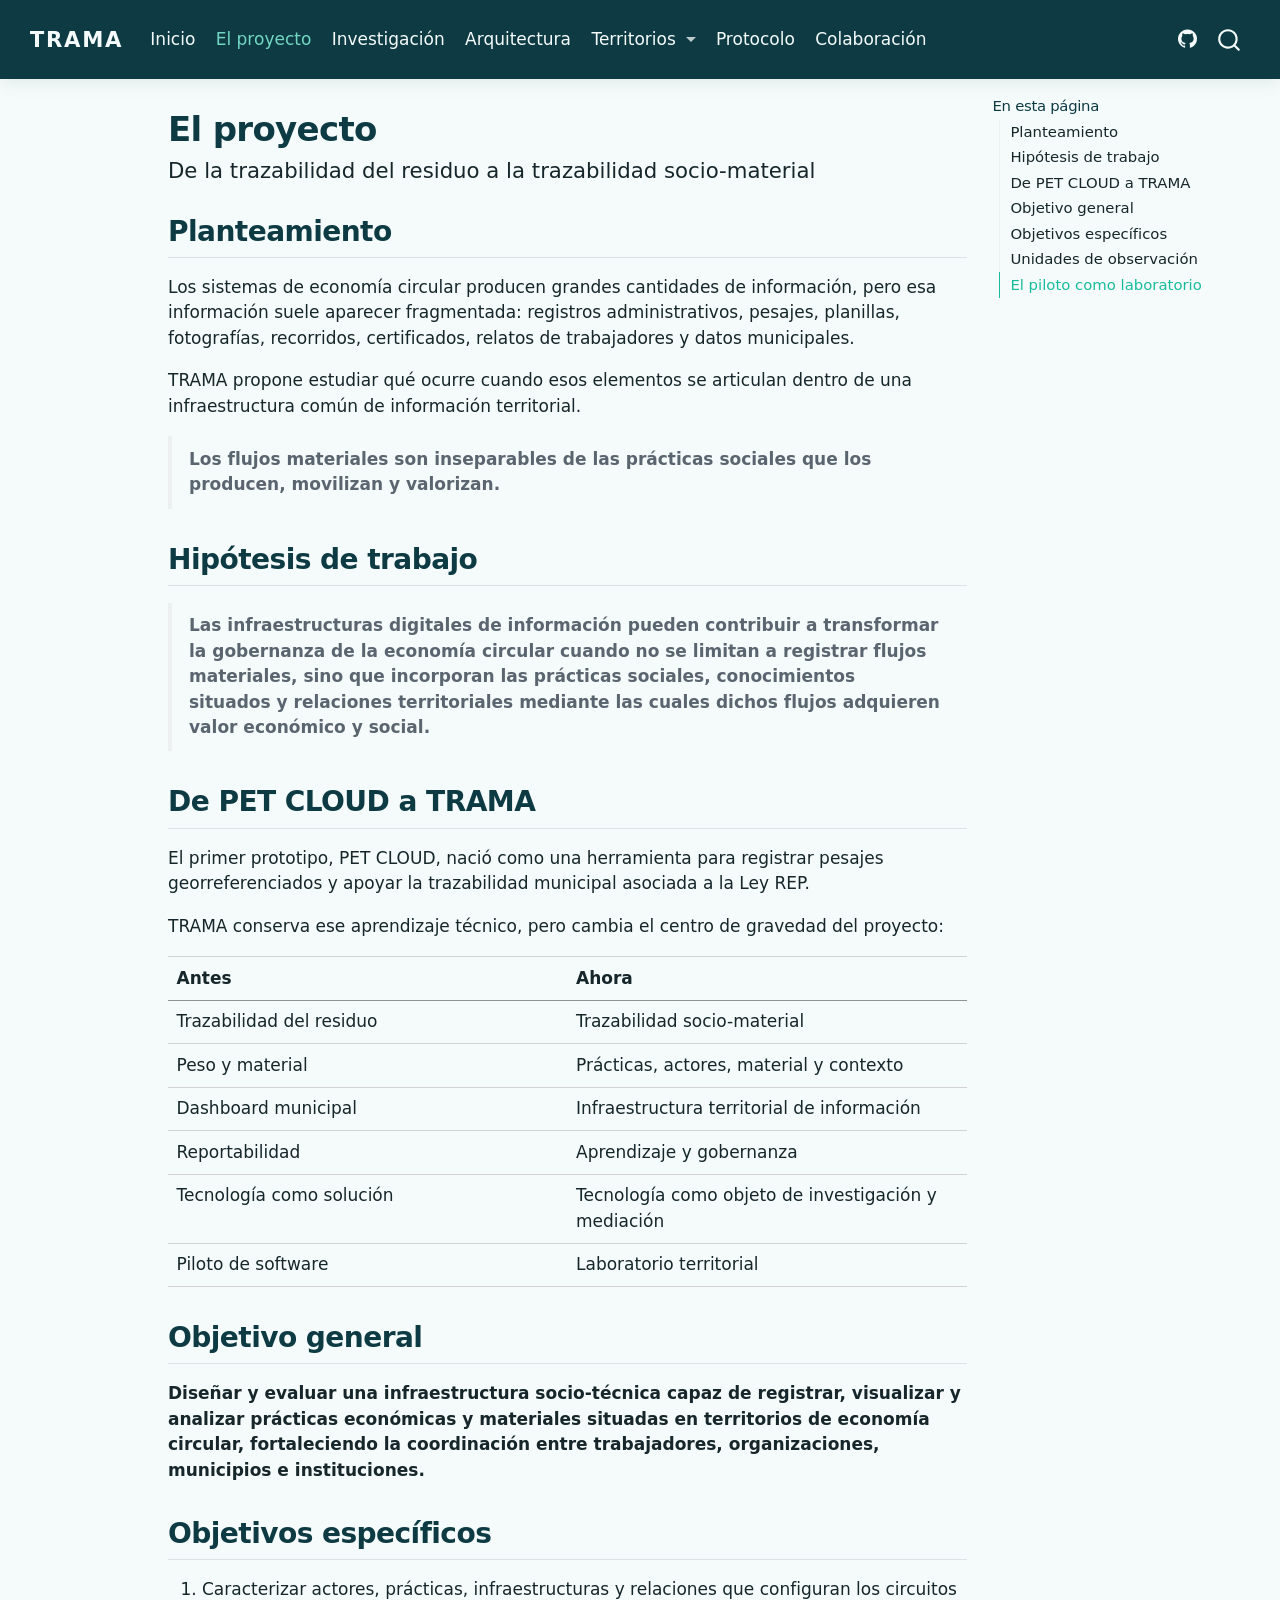
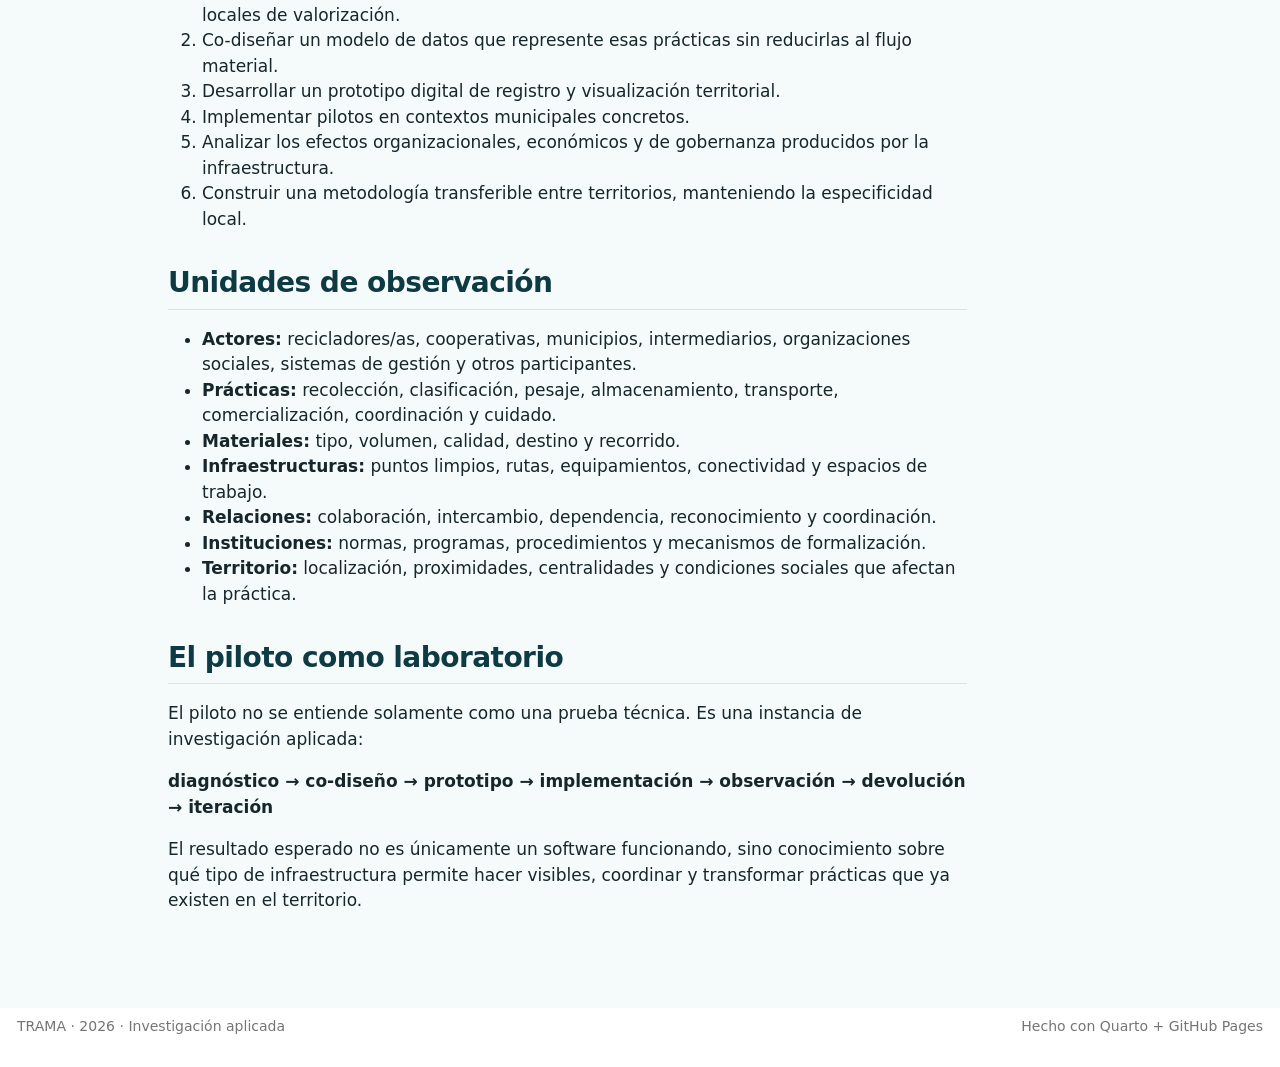
<file: proyecto.html>
<!DOCTYPE html>
<html xmlns="http://www.w3.org/1999/xhtml" lang="es" xml:lang="es"><head>

<meta charset="utf-8">
<meta name="generator" content="quarto-1.9.38">

<meta name="viewport" content="width=device-width, initial-scale=1.0, user-scalable=yes">


<title>El proyecto – TRAMA</title>
<style>
/* Default styles provided by pandoc.
** See https://pandoc.org/MANUAL.html#variables-for-html for config info.
*/
code{white-space: pre-wrap;}
span.smallcaps{font-variant: small-caps;}
div.columns{display: flex; gap: min(4vw, 1.5em);}
div.column{flex: auto; overflow-x: auto;}
div.hanging-indent{margin-left: 1.5em; text-indent: -1.5em;}
ul.task-list{list-style: none;}
ul.task-list li input[type="checkbox"] {
  width: 0.8em;
  margin: 0 0.8em 0.2em -1em; /* quarto-specific, see https://github.com/quarto-dev/quarto-cli/issues/4556 */ 
  vertical-align: middle;
}
</style>


<script src="site_libs/quarto-nav/quarto-nav.js"></script>
<script src="site_libs/quarto-nav/headroom.min.js"></script>
<script src="site_libs/clipboard/clipboard.min.js"></script>
<script src="site_libs/quarto-search/autocomplete.umd.js"></script>
<script src="site_libs/quarto-search/fuse.min.js"></script>
<script src="site_libs/quarto-search/quarto-search.js"></script>
<meta name="quarto:offset" content="./">
<script src="site_libs/quarto-html/quarto.js" type="module"></script>
<script src="site_libs/quarto-html/tabsets/tabsets.js" type="module"></script>
<script src="site_libs/quarto-html/popper.min.js"></script>
<script src="site_libs/quarto-html/tippy.umd.min.js"></script>
<script src="site_libs/quarto-html/anchor.min.js"></script>
<link href="site_libs/quarto-html/tippy.css" rel="stylesheet">
<link href="site_libs/quarto-html/quarto-syntax-highlighting-15634bcf2e68342d4ad2dfa704d543f6.css" rel="stylesheet" id="quarto-text-highlighting-styles">
<script src="site_libs/bootstrap/bootstrap.min.js"></script>
<link href="site_libs/bootstrap/bootstrap-icons.css" rel="stylesheet">
<link href="site_libs/bootstrap/bootstrap-44a6461fa7e6898873268ebcc8b17763.min.css" rel="stylesheet" append-hash="true" id="quarto-bootstrap" data-mode="light">
<script id="quarto-search-options" type="application/json">{
  "location": "navbar",
  "copy-button": false,
  "collapse-after": 3,
  "panel-placement": "end",
  "type": "overlay",
  "limit": 50,
  "keyboard-shortcut": [
    "f",
    "/",
    "s"
  ],
  "show-item-context": false,
  "language": {
    "search-no-results-text": "No se han encontrado resultados",
    "search-matching-documents-text": "documentos encontrados",
    "search-copy-link-title": "Copiar el enlace en la búsqueda",
    "search-hide-matches-text": "Ocultar resultados adicionales",
    "search-more-match-text": "resultado adicional en este documento",
    "search-more-matches-text": "resultados adicionales en este documento",
    "search-clear-button-title": "Borrar",
    "search-text-placeholder": "",
    "search-detached-cancel-button-title": "Cancelar",
    "search-submit-button-title": "Enviar",
    "search-label": "Buscar"
  }
}</script>
<style>html{ scroll-behavior: smooth; }</style>


</head>

<body class="nav-fixed quarto-light">

<div id="quarto-search-results"></div>
  <header id="quarto-header" class="headroom fixed-top">
    <nav class="navbar navbar-expand-lg " data-bs-theme="dark">
      <div class="navbar-container container-fluid">
      <div class="navbar-brand-container mx-auto">
    <a class="navbar-brand" href="./index.html">
    <span class="navbar-title">TRAMA</span>
    </a>
  </div>
            <div id="quarto-search" class="" title="Buscar"></div>
          <button class="navbar-toggler" type="button" data-bs-toggle="collapse" data-bs-target="#navbarCollapse" aria-controls="navbarCollapse" role="menu" aria-expanded="false" aria-label="Navegación de palanca" onclick="if (window.quartoToggleHeadroom) { window.quartoToggleHeadroom(); }">
  <span class="navbar-toggler-icon"></span>
</button>
          <div class="collapse navbar-collapse" id="navbarCollapse">
            <ul class="navbar-nav navbar-nav-scroll me-auto">
  <li class="nav-item">
    <a class="nav-link" href="./index.html"> 
<span class="menu-text">Inicio</span></a>
  </li>  
  <li class="nav-item">
    <a class="nav-link active" href="./proyecto.html" aria-current="page"> 
<span class="menu-text">El proyecto</span></a>
  </li>  
  <li class="nav-item">
    <a class="nav-link" href="./marco.html"> 
<span class="menu-text">Investigación</span></a>
  </li>  
  <li class="nav-item">
    <a class="nav-link" href="./arquitectura.html"> 
<span class="menu-text">Arquitectura</span></a>
  </li>  
  <li class="nav-item dropdown ">
    <a class="nav-link dropdown-toggle" href="#" id="nav-menu-territorios" role="link" data-bs-toggle="dropdown" aria-expanded="false">
 <span class="menu-text">Territorios</span>
    </a>
    <ul class="dropdown-menu" aria-labelledby="nav-menu-territorios">    
        <li>
    <a class="dropdown-item" href="./territorios.html">
 <span class="dropdown-text">Vista comparativa</span></a>
  </li>  
        <li>
    <a class="dropdown-item" href="./puente-alto.html">
 <span class="dropdown-text">Puente Alto</span></a>
  </li>  
        <li>
    <a class="dropdown-item" href="./vina.html">
 <span class="dropdown-text">Viña del Mar</span></a>
  </li>  
        <li>
    <a class="dropdown-item" href="./pac.html">
 <span class="dropdown-text">Pedro Aguirre Cerda</span></a>
  </li>  
        <li>
    <a class="dropdown-item" href="./euskadi.html">
 <span class="dropdown-text">Euskadi</span></a>
  </li>  
    </ul>
  </li>
  <li class="nav-item">
    <a class="nav-link" href="./protocolo.html"> 
<span class="menu-text">Protocolo</span></a>
  </li>  
  <li class="nav-item">
    <a class="nav-link" href="./colaboracion.html"> 
<span class="menu-text">Colaboración</span></a>
  </li>  
</ul>
            <ul class="navbar-nav navbar-nav-scroll ms-auto">
  <li class="nav-item compact">
    <a class="nav-link" href="https://github.com/nglmnz/trama"> <i class="bi bi-github" role="img">
</i> 
<span class="menu-text"></span></a>
  </li>  
</ul>
          </div> <!-- /navcollapse -->
            <div class="quarto-navbar-tools">
</div>
      </div> <!-- /container-fluid -->
    </nav>
</header>
<!-- content -->
<div id="quarto-content" class="quarto-container page-columns page-rows-contents page-layout-article page-navbar">
<!-- sidebar -->
<!-- margin-sidebar -->
    <div id="quarto-margin-sidebar" class="sidebar margin-sidebar">
        <nav id="TOC" role="doc-toc" class="toc-active">
    <h2 id="toc-title">En esta página</h2>
   
  <ul>
  <li><a href="#planteamiento" id="toc-planteamiento" class="nav-link active" data-scroll-target="#planteamiento">Planteamiento</a></li>
  <li><a href="#hipótesis-de-trabajo" id="toc-hipótesis-de-trabajo" class="nav-link" data-scroll-target="#hipótesis-de-trabajo">Hipótesis de trabajo</a></li>
  <li><a href="#de-pet-cloud-a-trama" id="toc-de-pet-cloud-a-trama" class="nav-link" data-scroll-target="#de-pet-cloud-a-trama">De PET CLOUD a TRAMA</a></li>
  <li><a href="#objetivo-general" id="toc-objetivo-general" class="nav-link" data-scroll-target="#objetivo-general">Objetivo general</a></li>
  <li><a href="#objetivos-específicos" id="toc-objetivos-específicos" class="nav-link" data-scroll-target="#objetivos-específicos">Objetivos específicos</a></li>
  <li><a href="#unidades-de-observación" id="toc-unidades-de-observación" class="nav-link" data-scroll-target="#unidades-de-observación">Unidades de observación</a></li>
  <li><a href="#el-piloto-como-laboratorio" id="toc-el-piloto-como-laboratorio" class="nav-link" data-scroll-target="#el-piloto-como-laboratorio">El piloto como laboratorio</a></li>
  </ul>
</nav>
    </div>
<!-- main -->
<main class="content" id="quarto-document-content">

<header id="title-block-header" class="quarto-title-block default">
<div class="quarto-title">
<h1 class="title">El proyecto</h1>
<p class="subtitle lead">De la trazabilidad del residuo a la trazabilidad socio-material</p>
</div>



<div class="quarto-title-meta">

    
  
    
  </div>
  


</header>


<section id="planteamiento" class="level2">
<h2 class="anchored" data-anchor-id="planteamiento">Planteamiento</h2>
<p>Los sistemas de economía circular producen grandes cantidades de información, pero esa información suele aparecer fragmentada: registros administrativos, pesajes, planillas, fotografías, recorridos, certificados, relatos de trabajadores y datos municipales.</p>
<p>TRAMA propone estudiar qué ocurre cuando esos elementos se articulan dentro de una infraestructura común de información territorial.</p>
<blockquote class="blockquote">
<p><strong>Los flujos materiales son inseparables de las prácticas sociales que los producen, movilizan y valorizan.</strong></p>
</blockquote>
</section>
<section id="hipótesis-de-trabajo" class="level2">
<h2 class="anchored" data-anchor-id="hipótesis-de-trabajo">Hipótesis de trabajo</h2>
<blockquote class="blockquote">
<p><strong>Las infraestructuras digitales de información pueden contribuir a transformar la gobernanza de la economía circular cuando no se limitan a registrar flujos materiales, sino que incorporan las prácticas sociales, conocimientos situados y relaciones territoriales mediante las cuales dichos flujos adquieren valor económico y social.</strong></p>
</blockquote>
</section>
<section id="de-pet-cloud-a-trama" class="level2">
<h2 class="anchored" data-anchor-id="de-pet-cloud-a-trama">De PET CLOUD a TRAMA</h2>
<p>El primer prototipo, PET CLOUD, nació como una herramienta para registrar pesajes georreferenciados y apoyar la trazabilidad municipal asociada a la Ley REP.</p>
<p>TRAMA conserva ese aprendizaje técnico, pero cambia el centro de gravedad del proyecto:</p>
<table class="caption-top table">
<colgroup>
<col style="width: 50%">
<col style="width: 50%">
</colgroup>
<thead>
<tr class="header">
<th>Antes</th>
<th>Ahora</th>
</tr>
</thead>
<tbody>
<tr class="odd">
<td>Trazabilidad del residuo</td>
<td>Trazabilidad socio-material</td>
</tr>
<tr class="even">
<td>Peso y material</td>
<td>Prácticas, actores, material y contexto</td>
</tr>
<tr class="odd">
<td>Dashboard municipal</td>
<td>Infraestructura territorial de información</td>
</tr>
<tr class="even">
<td>Reportabilidad</td>
<td>Aprendizaje y gobernanza</td>
</tr>
<tr class="odd">
<td>Tecnología como solución</td>
<td>Tecnología como objeto de investigación y mediación</td>
</tr>
<tr class="even">
<td>Piloto de software</td>
<td>Laboratorio territorial</td>
</tr>
</tbody>
</table>
</section>
<section id="objetivo-general" class="level2">
<h2 class="anchored" data-anchor-id="objetivo-general">Objetivo general</h2>
<p><strong>Diseñar y evaluar una infraestructura socio-técnica capaz de registrar, visualizar y analizar prácticas económicas y materiales situadas en territorios de economía circular, fortaleciendo la coordinación entre trabajadores, organizaciones, municipios e instituciones.</strong></p>
</section>
<section id="objetivos-específicos" class="level2">
<h2 class="anchored" data-anchor-id="objetivos-específicos">Objetivos específicos</h2>
<ol type="1">
<li>Caracterizar actores, prácticas, infraestructuras y relaciones que configuran los circuitos locales de valorización.</li>
<li>Co-diseñar un modelo de datos que represente esas prácticas sin reducirlas al flujo material.</li>
<li>Desarrollar un prototipo digital de registro y visualización territorial.</li>
<li>Implementar pilotos en contextos municipales concretos.</li>
<li>Analizar los efectos organizacionales, económicos y de gobernanza producidos por la infraestructura.</li>
<li>Construir una metodología transferible entre territorios, manteniendo la especificidad local.</li>
</ol>
</section>
<section id="unidades-de-observación" class="level2">
<h2 class="anchored" data-anchor-id="unidades-de-observación">Unidades de observación</h2>
<ul>
<li><strong>Actores:</strong> recicladores/as, cooperativas, municipios, intermediarios, organizaciones sociales, sistemas de gestión y otros participantes.</li>
<li><strong>Prácticas:</strong> recolección, clasificación, pesaje, almacenamiento, transporte, comercialización, coordinación y cuidado.</li>
<li><strong>Materiales:</strong> tipo, volumen, calidad, destino y recorrido.</li>
<li><strong>Infraestructuras:</strong> puntos limpios, rutas, equipamientos, conectividad y espacios de trabajo.</li>
<li><strong>Relaciones:</strong> colaboración, intercambio, dependencia, reconocimiento y coordinación.</li>
<li><strong>Instituciones:</strong> normas, programas, procedimientos y mecanismos de formalización.</li>
<li><strong>Territorio:</strong> localización, proximidades, centralidades y condiciones sociales que afectan la práctica.</li>
</ul>
</section>
<section id="el-piloto-como-laboratorio" class="level2">
<h2 class="anchored" data-anchor-id="el-piloto-como-laboratorio">El piloto como laboratorio</h2>
<p>El piloto no se entiende solamente como una prueba técnica. Es una instancia de investigación aplicada:</p>
<p><strong>diagnóstico → co-diseño → prototipo → implementación → observación → devolución → iteración</strong></p>
<p>El resultado esperado no es únicamente un software funcionando, sino conocimiento sobre qué tipo de infraestructura permite hacer visibles, coordinar y transformar prácticas que ya existen en el territorio.</p>


</section>

</main> <!-- /main -->
<script id="quarto-html-after-body" type="application/javascript">
  window.document.addEventListener("DOMContentLoaded", function (event) {
    const icon = "";
    const anchorJS = new window.AnchorJS();
    anchorJS.options = {
      placement: 'right',
      icon: icon
    };
    anchorJS.add('.anchored');
    const isCodeAnnotation = (el) => {
      for (const clz of el.classList) {
        if (clz.startsWith('code-annotation-')) {                     
          return true;
        }
      }
      return false;
    }
    const onCopySuccess = function(e) {
      // button target
      const button = e.trigger;
      // don't keep focus
      button.blur();
      // flash "checked"
      button.classList.add('code-copy-button-checked');
      var currentTitle = button.getAttribute("title");
      button.setAttribute("title", "Copiado");
      let tooltip;
      if (window.bootstrap) {
        button.setAttribute("data-bs-toggle", "tooltip");
        button.setAttribute("data-bs-placement", "left");
        button.setAttribute("data-bs-title", "Copiado");
        tooltip = new bootstrap.Tooltip(button, 
          { trigger: "manual", 
            customClass: "code-copy-button-tooltip",
            offset: [0, -8]});
        tooltip.show();    
      }
      setTimeout(function() {
        if (tooltip) {
          tooltip.hide();
          button.removeAttribute("data-bs-title");
          button.removeAttribute("data-bs-toggle");
          button.removeAttribute("data-bs-placement");
        }
        button.setAttribute("title", currentTitle);
        button.classList.remove('code-copy-button-checked');
      }, 1000);
      // clear code selection
      e.clearSelection();
    }
    const getTextToCopy = function(trigger) {
      const outerScaffold = trigger.parentElement.cloneNode(true);
      const codeEl = outerScaffold.querySelector('code');
      for (const childEl of codeEl.children) {
        if (isCodeAnnotation(childEl)) {
          childEl.remove();
        }
      }
      return codeEl.innerText;
    }
    const clipboard = new window.ClipboardJS('.code-copy-button:not([data-in-quarto-modal])', {
      text: getTextToCopy
    });
    clipboard.on('success', onCopySuccess);
    if (window.document.getElementById('quarto-embedded-source-code-modal')) {
      const clipboardModal = new window.ClipboardJS('.code-copy-button[data-in-quarto-modal]', {
        text: getTextToCopy,
        container: window.document.getElementById('quarto-embedded-source-code-modal')
      });
      clipboardModal.on('success', onCopySuccess);
    }
      var localhostRegex = new RegExp(/^(?:http|https):\/\/localhost\:?[0-9]*\//);
      var mailtoRegex = new RegExp(/^mailto:/);
        var filterRegex = new RegExp("https:\/\/nglmnz\.github\.io\/trama");
      var isInternal = (href) => {
          return filterRegex.test(href) || localhostRegex.test(href) || mailtoRegex.test(href);
      }
      // Inspect non-navigation links and adorn them if external
     var links = window.document.querySelectorAll('a[href]:not(.nav-link):not(.navbar-brand):not(.toc-action):not(.sidebar-link):not(.sidebar-item-toggle):not(.pagination-link):not(.no-external):not([aria-hidden]):not(.dropdown-item):not(.quarto-navigation-tool):not(.about-link)');
      for (var i=0; i<links.length; i++) {
        const link = links[i];
        if (!isInternal(link.href)) {
          // undo the damage that might have been done by quarto-nav.js in the case of
          // links that we want to consider external
          if (link.dataset.originalHref !== undefined) {
            link.href = link.dataset.originalHref;
          }
        }
      }
    function tippyHover(el, contentFn, onTriggerFn, onUntriggerFn) {
      const config = {
        allowHTML: true,
        maxWidth: 500,
        delay: 100,
        arrow: false,
        appendTo: function(el) {
            return el.parentElement;
        },
        interactive: true,
        interactiveBorder: 10,
        theme: 'quarto',
        placement: 'bottom-start',
      };
      if (contentFn) {
        config.content = contentFn;
      }
      if (onTriggerFn) {
        config.onTrigger = onTriggerFn;
      }
      if (onUntriggerFn) {
        config.onUntrigger = onUntriggerFn;
      }
      window.tippy(el, config); 
    }
    const noterefs = window.document.querySelectorAll('a[role="doc-noteref"]');
    for (var i=0; i<noterefs.length; i++) {
      const ref = noterefs[i];
      tippyHover(ref, function() {
        // use id or data attribute instead here
        let href = ref.getAttribute('data-footnote-href') || ref.getAttribute('href');
        try { href = new URL(href).hash; } catch {}
        const id = href.replace(/^#\/?/, "");
        const note = window.document.getElementById(id);
        if (note) {
          return note.innerHTML;
        } else {
          return "";
        }
      });
    }
    const xrefs = window.document.querySelectorAll('a.quarto-xref');
    const processXRef = (id, note) => {
      // Strip column container classes
      const stripColumnClz = (el) => {
        el.classList.remove("page-full", "page-columns");
        if (el.children) {
          for (const child of el.children) {
            stripColumnClz(child);
          }
        }
      }
      stripColumnClz(note)
      if (id === null || id.startsWith('sec-')) {
        // Special case sections, only their first couple elements
        const container = document.createElement("div");
        if (note.children && note.children.length > 2) {
          container.appendChild(note.children[0].cloneNode(true));
          for (let i = 1; i < note.children.length; i++) {
            const child = note.children[i];
            if (child.tagName === "P" && child.innerText === "") {
              continue;
            } else {
              container.appendChild(child.cloneNode(true));
              break;
            }
          }
          if (window.Quarto?.typesetMath) {
            window.Quarto.typesetMath(container);
          }
          return container.innerHTML
        } else {
          if (window.Quarto?.typesetMath) {
            window.Quarto.typesetMath(note);
          }
          return note.innerHTML;
        }
      } else {
        // Remove any anchor links if they are present
        const anchorLink = note.querySelector('a.anchorjs-link');
        if (anchorLink) {
          anchorLink.remove();
        }
        if (window.Quarto?.typesetMath) {
          window.Quarto.typesetMath(note);
        }
        if (note.classList.contains("callout")) {
          return note.outerHTML;
        } else {
          return note.innerHTML;
        }
      }
    }
    for (var i=0; i<xrefs.length; i++) {
      const xref = xrefs[i];
      tippyHover(xref, undefined, function(instance) {
        instance.disable();
        let url = xref.getAttribute('href');
        let hash = undefined; 
        if (url.startsWith('#')) {
          hash = url;
        } else {
          try { hash = new URL(url).hash; } catch {}
        }
        if (hash) {
          const id = hash.replace(/^#\/?/, "");
          const note = window.document.getElementById(id);
          if (note !== null) {
            try {
              const html = processXRef(id, note.cloneNode(true));
              instance.setContent(html);
            } finally {
              instance.enable();
              instance.show();
            }
          } else {
            // See if we can fetch this
            fetch(url.split('#')[0])
            .then(res => res.text())
            .then(html => {
              const parser = new DOMParser();
              const htmlDoc = parser.parseFromString(html, "text/html");
              const note = htmlDoc.getElementById(id);
              if (note !== null) {
                const html = processXRef(id, note);
                instance.setContent(html);
              } 
            }).finally(() => {
              instance.enable();
              instance.show();
            });
          }
        } else {
          // See if we can fetch a full url (with no hash to target)
          // This is a special case and we should probably do some content thinning / targeting
          fetch(url)
          .then(res => res.text())
          .then(html => {
            const parser = new DOMParser();
            const htmlDoc = parser.parseFromString(html, "text/html");
            const note = htmlDoc.querySelector('main.content');
            if (note !== null) {
              // This should only happen for chapter cross references
              // (since there is no id in the URL)
              // remove the first header
              if (note.children.length > 0 && note.children[0].tagName === "HEADER") {
                note.children[0].remove();
              }
              const html = processXRef(null, note);
              instance.setContent(html);
            } 
          }).finally(() => {
            instance.enable();
            instance.show();
          });
        }
      }, function(instance) {
      });
    }
        let selectedAnnoteEl;
        const selectorForAnnotation = ( cell, annotation) => {
          let cellAttr = 'data-code-cell="' + cell + '"';
          let lineAttr = 'data-code-annotation="' +  annotation + '"';
          const selector = 'span[' + cellAttr + '][' + lineAttr + ']';
          return selector;
        }
        const selectCodeLines = (annoteEl) => {
          const doc = window.document;
          const targetCell = annoteEl.getAttribute("data-target-cell");
          const targetAnnotation = annoteEl.getAttribute("data-target-annotation");
          const annoteSpan = window.document.querySelector(selectorForAnnotation(targetCell, targetAnnotation));
          const lines = annoteSpan.getAttribute("data-code-lines").split(",");
          const lineIds = lines.map((line) => {
            return targetCell + "-" + line;
          })
          let top = null;
          let height = null;
          let parent = null;
          if (lineIds.length > 0) {
              //compute the position of the single el (top and bottom and make a div)
              const el = window.document.getElementById(lineIds[0]);
              top = el.offsetTop;
              height = el.offsetHeight;
              parent = el.parentElement.parentElement;
            if (lineIds.length > 1) {
              const lastEl = window.document.getElementById(lineIds[lineIds.length - 1]);
              const bottom = lastEl.offsetTop + lastEl.offsetHeight;
              height = bottom - top;
            }
            if (top !== null && height !== null && parent !== null) {
              // cook up a div (if necessary) and position it 
              let div = window.document.getElementById("code-annotation-line-highlight");
              if (div === null) {
                div = window.document.createElement("div");
                div.setAttribute("id", "code-annotation-line-highlight");
                div.style.position = 'absolute';
                parent.appendChild(div);
              }
              div.style.top = top - 2 + "px";
              div.style.height = height + 4 + "px";
              div.style.left = 0;
              let gutterDiv = window.document.getElementById("code-annotation-line-highlight-gutter");
              if (gutterDiv === null) {
                gutterDiv = window.document.createElement("div");
                gutterDiv.setAttribute("id", "code-annotation-line-highlight-gutter");
                gutterDiv.style.position = 'absolute';
                const codeCell = window.document.getElementById(targetCell);
                const gutter = codeCell.querySelector('.code-annotation-gutter');
                gutter.appendChild(gutterDiv);
              }
              gutterDiv.style.top = top - 2 + "px";
              gutterDiv.style.height = height + 4 + "px";
            }
            selectedAnnoteEl = annoteEl;
          }
        };
        const unselectCodeLines = () => {
          const elementsIds = ["code-annotation-line-highlight", "code-annotation-line-highlight-gutter"];
          elementsIds.forEach((elId) => {
            const div = window.document.getElementById(elId);
            if (div) {
              div.remove();
            }
          });
          selectedAnnoteEl = undefined;
        };
          // Handle positioning of the toggle
      window.addEventListener(
        "resize",
        throttle(() => {
          elRect = undefined;
          if (selectedAnnoteEl) {
            selectCodeLines(selectedAnnoteEl);
          }
        }, 10)
      );
      function throttle(fn, ms) {
      let throttle = false;
      let timer;
        return (...args) => {
          if(!throttle) { // first call gets through
              fn.apply(this, args);
              throttle = true;
          } else { // all the others get throttled
              if(timer) clearTimeout(timer); // cancel #2
              timer = setTimeout(() => {
                fn.apply(this, args);
                timer = throttle = false;
              }, ms);
          }
        };
      }
        // Attach click handler to the DT
        const annoteDls = window.document.querySelectorAll('dt[data-target-cell]');
        for (const annoteDlNode of annoteDls) {
          annoteDlNode.addEventListener('click', (event) => {
            const clickedEl = event.target;
            if (clickedEl !== selectedAnnoteEl) {
              unselectCodeLines();
              const activeEl = window.document.querySelector('dt[data-target-cell].code-annotation-active');
              if (activeEl) {
                activeEl.classList.remove('code-annotation-active');
              }
              selectCodeLines(clickedEl);
              clickedEl.classList.add('code-annotation-active');
            } else {
              // Unselect the line
              unselectCodeLines();
              clickedEl.classList.remove('code-annotation-active');
            }
          });
        }
    const findCites = (el) => {
      const parentEl = el.parentElement;
      if (parentEl) {
        const cites = parentEl.dataset.cites;
        if (cites) {
          return {
            el,
            cites: cites.split(' ')
          };
        } else {
          return findCites(el.parentElement)
        }
      } else {
        return undefined;
      }
    };
    var bibliorefs = window.document.querySelectorAll('a[role="doc-biblioref"]');
    for (var i=0; i<bibliorefs.length; i++) {
      const ref = bibliorefs[i];
      const citeInfo = findCites(ref);
      if (citeInfo) {
        tippyHover(citeInfo.el, function() {
          var popup = window.document.createElement('div');
          citeInfo.cites.forEach(function(cite) {
            var citeDiv = window.document.createElement('div');
            citeDiv.classList.add('hanging-indent');
            citeDiv.classList.add('csl-entry');
            var biblioDiv = window.document.getElementById('ref-' + cite);
            if (biblioDiv) {
              citeDiv.innerHTML = biblioDiv.innerHTML;
            }
            popup.appendChild(citeDiv);
          });
          return popup.innerHTML;
        });
      }
    }
  });
  </script>
</div> <!-- /content -->
<footer class="footer">
  <div class="nav-footer">
    <div class="nav-footer-left">
<p>TRAMA · 2026 · Investigación aplicada</p>
</div>   
    <div class="nav-footer-center">
      &nbsp;
    </div>
    <div class="nav-footer-right">
<p>Hecho con Quarto + GitHub Pages</p>
</div>
  </div>
</footer>




<script src="site_libs/quarto-html/zenscroll-min.js"></script>
</body></html>
</file>
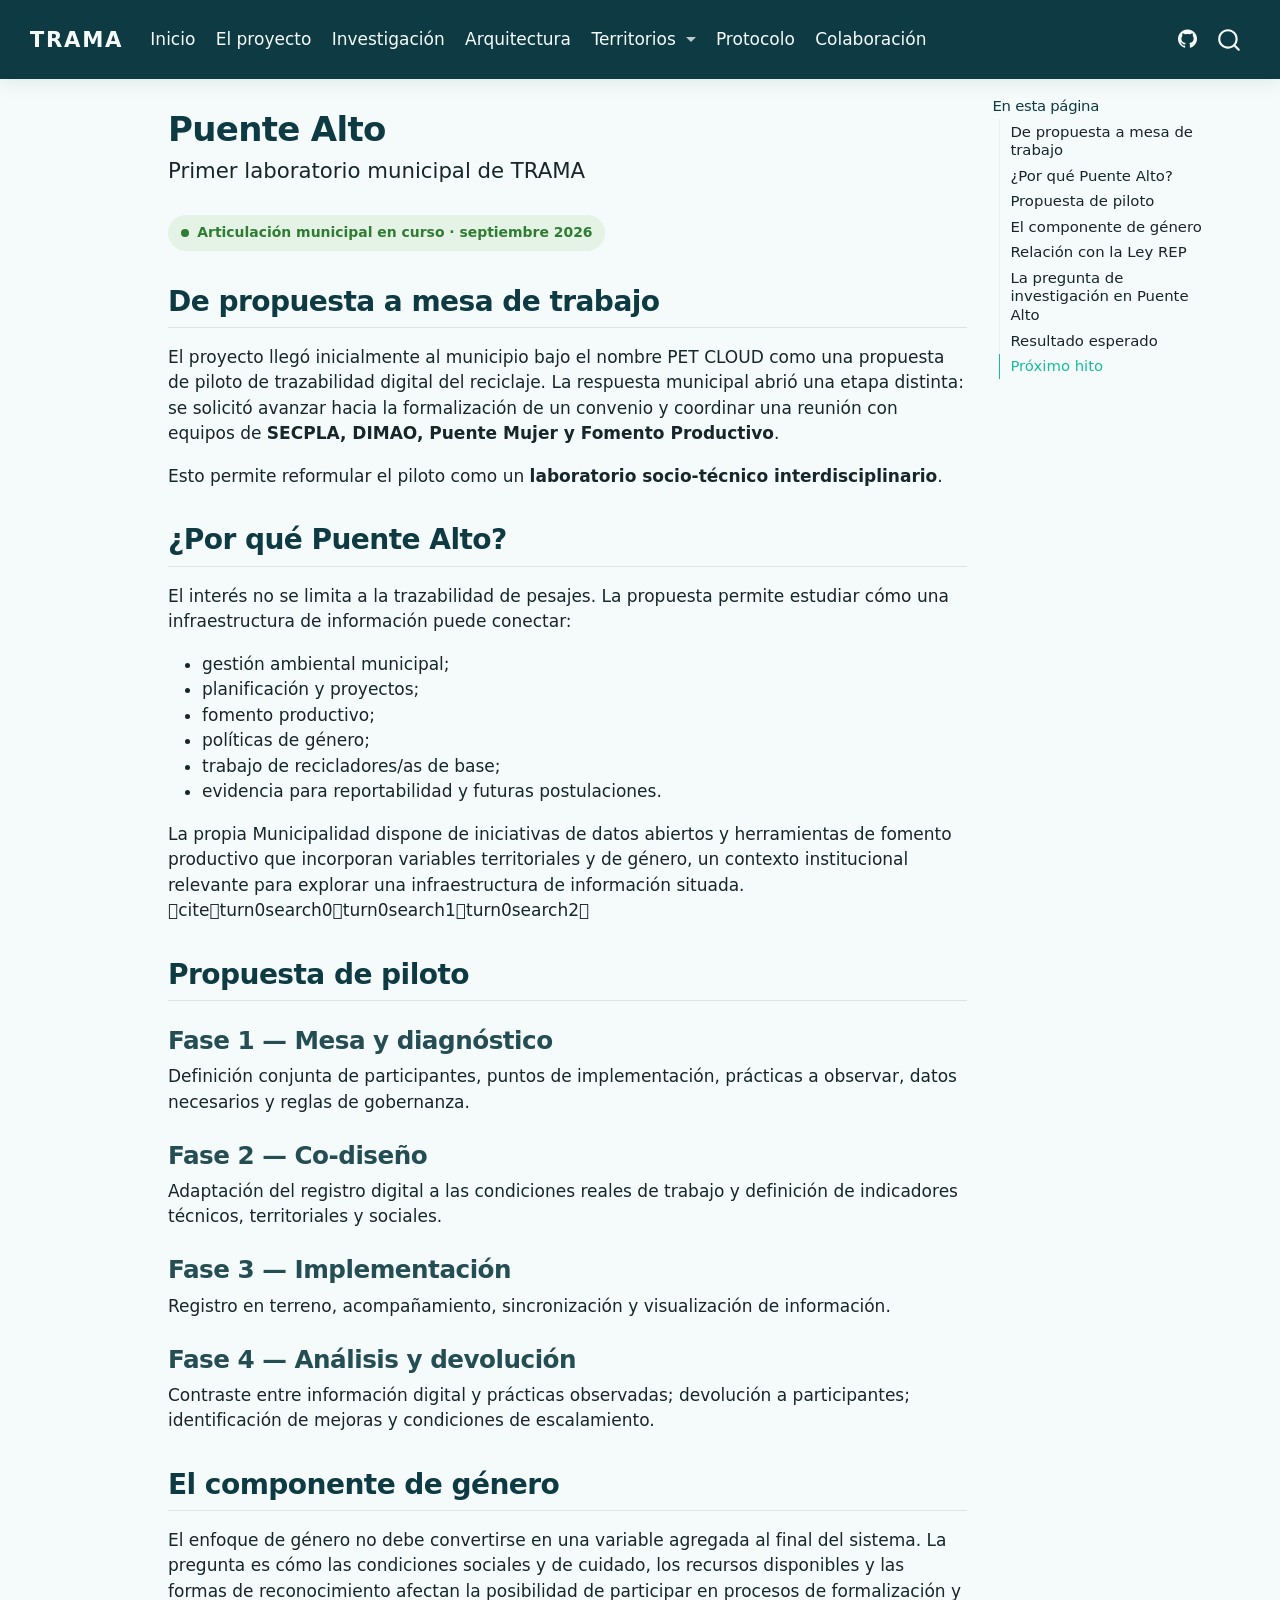
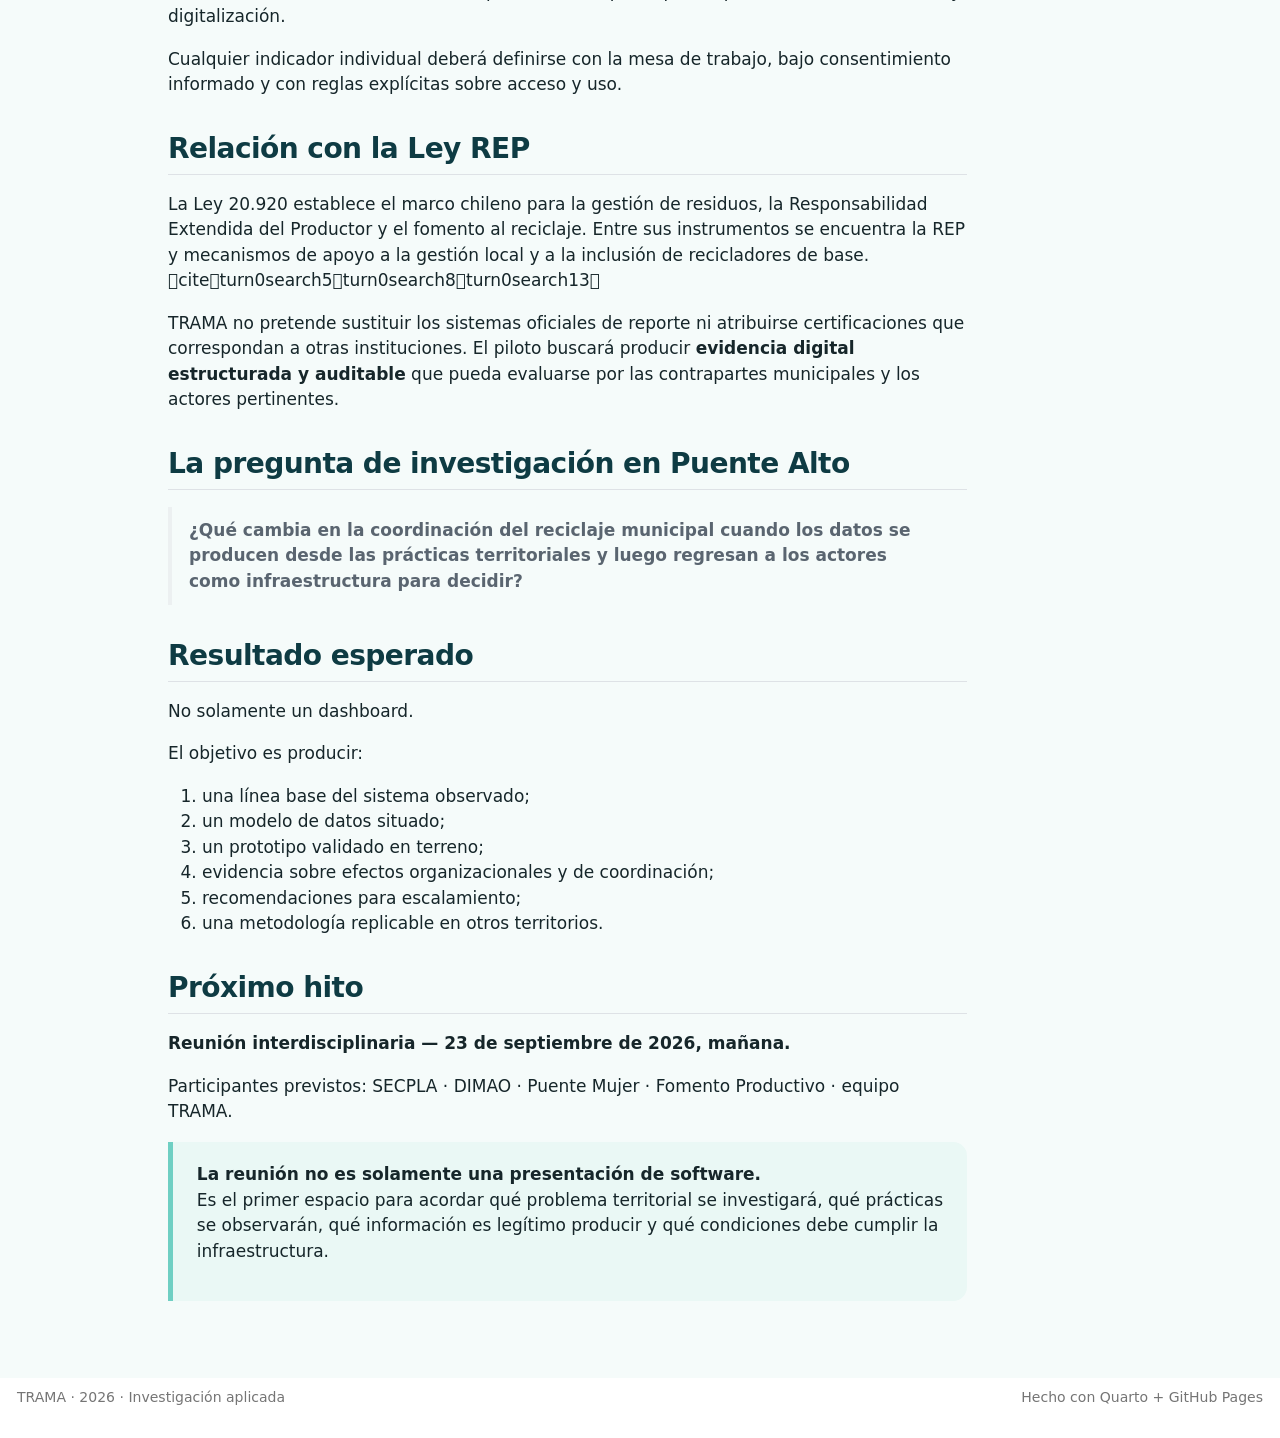
<file: puente-alto.html>
<!DOCTYPE html>
<html xmlns="http://www.w3.org/1999/xhtml" lang="es" xml:lang="es"><head>

<meta charset="utf-8">
<meta name="generator" content="quarto-1.9.38">

<meta name="viewport" content="width=device-width, initial-scale=1.0, user-scalable=yes">


<title>Puente Alto – TRAMA</title>
<style>
/* Default styles provided by pandoc.
** See https://pandoc.org/MANUAL.html#variables-for-html for config info.
*/
code{white-space: pre-wrap;}
span.smallcaps{font-variant: small-caps;}
div.columns{display: flex; gap: min(4vw, 1.5em);}
div.column{flex: auto; overflow-x: auto;}
div.hanging-indent{margin-left: 1.5em; text-indent: -1.5em;}
ul.task-list{list-style: none;}
ul.task-list li input[type="checkbox"] {
  width: 0.8em;
  margin: 0 0.8em 0.2em -1em; /* quarto-specific, see https://github.com/quarto-dev/quarto-cli/issues/4556 */ 
  vertical-align: middle;
}
</style>


<script src="site_libs/quarto-nav/quarto-nav.js"></script>
<script src="site_libs/quarto-nav/headroom.min.js"></script>
<script src="site_libs/clipboard/clipboard.min.js"></script>
<script src="site_libs/quarto-search/autocomplete.umd.js"></script>
<script src="site_libs/quarto-search/fuse.min.js"></script>
<script src="site_libs/quarto-search/quarto-search.js"></script>
<meta name="quarto:offset" content="./">
<script src="site_libs/quarto-html/quarto.js" type="module"></script>
<script src="site_libs/quarto-html/tabsets/tabsets.js" type="module"></script>
<script src="site_libs/quarto-html/popper.min.js"></script>
<script src="site_libs/quarto-html/tippy.umd.min.js"></script>
<script src="site_libs/quarto-html/anchor.min.js"></script>
<link href="site_libs/quarto-html/tippy.css" rel="stylesheet">
<link href="site_libs/quarto-html/quarto-syntax-highlighting-15634bcf2e68342d4ad2dfa704d543f6.css" rel="stylesheet" id="quarto-text-highlighting-styles">
<script src="site_libs/bootstrap/bootstrap.min.js"></script>
<link href="site_libs/bootstrap/bootstrap-icons.css" rel="stylesheet">
<link href="site_libs/bootstrap/bootstrap-44a6461fa7e6898873268ebcc8b17763.min.css" rel="stylesheet" append-hash="true" id="quarto-bootstrap" data-mode="light">
<script id="quarto-search-options" type="application/json">{
  "location": "navbar",
  "copy-button": false,
  "collapse-after": 3,
  "panel-placement": "end",
  "type": "overlay",
  "limit": 50,
  "keyboard-shortcut": [
    "f",
    "/",
    "s"
  ],
  "show-item-context": false,
  "language": {
    "search-no-results-text": "No se han encontrado resultados",
    "search-matching-documents-text": "documentos encontrados",
    "search-copy-link-title": "Copiar el enlace en la búsqueda",
    "search-hide-matches-text": "Ocultar resultados adicionales",
    "search-more-match-text": "resultado adicional en este documento",
    "search-more-matches-text": "resultados adicionales en este documento",
    "search-clear-button-title": "Borrar",
    "search-text-placeholder": "",
    "search-detached-cancel-button-title": "Cancelar",
    "search-submit-button-title": "Enviar",
    "search-label": "Buscar"
  }
}</script>
<style>html{ scroll-behavior: smooth; }</style>


</head>

<body class="nav-fixed quarto-light">

<div id="quarto-search-results"></div>
  <header id="quarto-header" class="headroom fixed-top">
    <nav class="navbar navbar-expand-lg " data-bs-theme="dark">
      <div class="navbar-container container-fluid">
      <div class="navbar-brand-container mx-auto">
    <a class="navbar-brand" href="./index.html">
    <span class="navbar-title">TRAMA</span>
    </a>
  </div>
            <div id="quarto-search" class="" title="Buscar"></div>
          <button class="navbar-toggler" type="button" data-bs-toggle="collapse" data-bs-target="#navbarCollapse" aria-controls="navbarCollapse" role="menu" aria-expanded="false" aria-label="Navegación de palanca" onclick="if (window.quartoToggleHeadroom) { window.quartoToggleHeadroom(); }">
  <span class="navbar-toggler-icon"></span>
</button>
          <div class="collapse navbar-collapse" id="navbarCollapse">
            <ul class="navbar-nav navbar-nav-scroll me-auto">
  <li class="nav-item">
    <a class="nav-link" href="./index.html"> 
<span class="menu-text">Inicio</span></a>
  </li>  
  <li class="nav-item">
    <a class="nav-link" href="./proyecto.html"> 
<span class="menu-text">El proyecto</span></a>
  </li>  
  <li class="nav-item">
    <a class="nav-link" href="./marco.html"> 
<span class="menu-text">Investigación</span></a>
  </li>  
  <li class="nav-item">
    <a class="nav-link" href="./arquitectura.html"> 
<span class="menu-text">Arquitectura</span></a>
  </li>  
  <li class="nav-item dropdown ">
    <a class="nav-link dropdown-toggle" href="#" id="nav-menu-territorios" role="link" data-bs-toggle="dropdown" aria-expanded="false">
 <span class="menu-text">Territorios</span>
    </a>
    <ul class="dropdown-menu" aria-labelledby="nav-menu-territorios">    
        <li>
    <a class="dropdown-item" href="./territorios.html">
 <span class="dropdown-text">Vista comparativa</span></a>
  </li>  
        <li>
    <a class="dropdown-item" href="./puente-alto.html">
 <span class="dropdown-text">Puente Alto</span></a>
  </li>  
        <li>
    <a class="dropdown-item" href="./vina.html">
 <span class="dropdown-text">Viña del Mar</span></a>
  </li>  
        <li>
    <a class="dropdown-item" href="./pac.html">
 <span class="dropdown-text">Pedro Aguirre Cerda</span></a>
  </li>  
        <li>
    <a class="dropdown-item" href="./euskadi.html">
 <span class="dropdown-text">Euskadi</span></a>
  </li>  
    </ul>
  </li>
  <li class="nav-item">
    <a class="nav-link" href="./protocolo.html"> 
<span class="menu-text">Protocolo</span></a>
  </li>  
  <li class="nav-item">
    <a class="nav-link" href="./colaboracion.html"> 
<span class="menu-text">Colaboración</span></a>
  </li>  
</ul>
            <ul class="navbar-nav navbar-nav-scroll ms-auto">
  <li class="nav-item compact">
    <a class="nav-link" href="https://github.com/nglmnz/trama"> <i class="bi bi-github" role="img">
</i> 
<span class="menu-text"></span></a>
  </li>  
</ul>
          </div> <!-- /navcollapse -->
            <div class="quarto-navbar-tools">
</div>
      </div> <!-- /container-fluid -->
    </nav>
</header>
<!-- content -->
<div id="quarto-content" class="quarto-container page-columns page-rows-contents page-layout-article page-navbar">
<!-- sidebar -->
<!-- margin-sidebar -->
    <div id="quarto-margin-sidebar" class="sidebar margin-sidebar">
        <nav id="TOC" role="doc-toc" class="toc-active">
    <h2 id="toc-title">En esta página</h2>
   
  <ul>
  <li><a href="#de-propuesta-a-mesa-de-trabajo" id="toc-de-propuesta-a-mesa-de-trabajo" class="nav-link active" data-scroll-target="#de-propuesta-a-mesa-de-trabajo">De propuesta a mesa de trabajo</a></li>
  <li><a href="#por-qué-puente-alto" id="toc-por-qué-puente-alto" class="nav-link" data-scroll-target="#por-qué-puente-alto">¿Por qué Puente Alto?</a></li>
  <li><a href="#propuesta-de-piloto" id="toc-propuesta-de-piloto" class="nav-link" data-scroll-target="#propuesta-de-piloto">Propuesta de piloto</a>
  <ul class="collapse">
  <li><a href="#fase-1-mesa-y-diagnóstico" id="toc-fase-1-mesa-y-diagnóstico" class="nav-link" data-scroll-target="#fase-1-mesa-y-diagnóstico">Fase 1 — Mesa y diagnóstico</a></li>
  <li><a href="#fase-2-co-diseño" id="toc-fase-2-co-diseño" class="nav-link" data-scroll-target="#fase-2-co-diseño">Fase 2 — Co-diseño</a></li>
  <li><a href="#fase-3-implementación" id="toc-fase-3-implementación" class="nav-link" data-scroll-target="#fase-3-implementación">Fase 3 — Implementación</a></li>
  <li><a href="#fase-4-análisis-y-devolución" id="toc-fase-4-análisis-y-devolución" class="nav-link" data-scroll-target="#fase-4-análisis-y-devolución">Fase 4 — Análisis y devolución</a></li>
  </ul></li>
  <li><a href="#el-componente-de-género" id="toc-el-componente-de-género" class="nav-link" data-scroll-target="#el-componente-de-género">El componente de género</a></li>
  <li><a href="#relación-con-la-ley-rep" id="toc-relación-con-la-ley-rep" class="nav-link" data-scroll-target="#relación-con-la-ley-rep">Relación con la Ley REP</a></li>
  <li><a href="#la-pregunta-de-investigación-en-puente-alto" id="toc-la-pregunta-de-investigación-en-puente-alto" class="nav-link" data-scroll-target="#la-pregunta-de-investigación-en-puente-alto">La pregunta de investigación en Puente Alto</a></li>
  <li><a href="#resultado-esperado" id="toc-resultado-esperado" class="nav-link" data-scroll-target="#resultado-esperado">Resultado esperado</a></li>
  <li><a href="#próximo-hito" id="toc-próximo-hito" class="nav-link" data-scroll-target="#próximo-hito">Próximo hito</a></li>
  </ul>
</nav>
    </div>
<!-- main -->
<main class="content" id="quarto-document-content">

<header id="title-block-header" class="quarto-title-block default">
<div class="quarto-title">
<h1 class="title">Puente Alto</h1>
<p class="subtitle lead">Primer laboratorio municipal de TRAMA</p>
</div>



<div class="quarto-title-meta">

    
  
    
  </div>
  


</header>


<p><span class="status">Articulación municipal en curso · septiembre 2026</span></p>
<section id="de-propuesta-a-mesa-de-trabajo" class="level2">
<h2 class="anchored" data-anchor-id="de-propuesta-a-mesa-de-trabajo">De propuesta a mesa de trabajo</h2>
<p>El proyecto llegó inicialmente al municipio bajo el nombre PET CLOUD como una propuesta de piloto de trazabilidad digital del reciclaje. La respuesta municipal abrió una etapa distinta: se solicitó avanzar hacia la formalización de un convenio y coordinar una reunión con equipos de <strong>SECPLA, DIMAO, Puente Mujer y Fomento Productivo</strong>.</p>
<p>Esto permite reformular el piloto como un <strong>laboratorio socio-técnico interdisciplinario</strong>.</p>
</section>
<section id="por-qué-puente-alto" class="level2">
<h2 class="anchored" data-anchor-id="por-qué-puente-alto">¿Por qué Puente Alto?</h2>
<p>El interés no se limita a la trazabilidad de pesajes. La propuesta permite estudiar cómo una infraestructura de información puede conectar:</p>
<ul>
<li>gestión ambiental municipal;</li>
<li>planificación y proyectos;</li>
<li>fomento productivo;</li>
<li>políticas de género;</li>
<li>trabajo de recicladores/as de base;</li>
<li>evidencia para reportabilidad y futuras postulaciones.</li>
</ul>
<p>La propia Municipalidad dispone de iniciativas de datos abiertos y herramientas de fomento productivo que incorporan variables territoriales y de género, un contexto institucional relevante para explorar una infraestructura de información situada. citeturn0search0turn0search1turn0search2</p>
</section>
<section id="propuesta-de-piloto" class="level2">
<h2 class="anchored" data-anchor-id="propuesta-de-piloto">Propuesta de piloto</h2>
<section id="fase-1-mesa-y-diagnóstico" class="level3">
<h3 class="anchored" data-anchor-id="fase-1-mesa-y-diagnóstico">Fase 1 — Mesa y diagnóstico</h3>
<p>Definición conjunta de participantes, puntos de implementación, prácticas a observar, datos necesarios y reglas de gobernanza.</p>
</section>
<section id="fase-2-co-diseño" class="level3">
<h3 class="anchored" data-anchor-id="fase-2-co-diseño">Fase 2 — Co-diseño</h3>
<p>Adaptación del registro digital a las condiciones reales de trabajo y definición de indicadores técnicos, territoriales y sociales.</p>
</section>
<section id="fase-3-implementación" class="level3">
<h3 class="anchored" data-anchor-id="fase-3-implementación">Fase 3 — Implementación</h3>
<p>Registro en terreno, acompañamiento, sincronización y visualización de información.</p>
</section>
<section id="fase-4-análisis-y-devolución" class="level3">
<h3 class="anchored" data-anchor-id="fase-4-análisis-y-devolución">Fase 4 — Análisis y devolución</h3>
<p>Contraste entre información digital y prácticas observadas; devolución a participantes; identificación de mejoras y condiciones de escalamiento.</p>
</section>
</section>
<section id="el-componente-de-género" class="level2">
<h2 class="anchored" data-anchor-id="el-componente-de-género">El componente de género</h2>
<p>El enfoque de género no debe convertirse en una variable agregada al final del sistema. La pregunta es cómo las condiciones sociales y de cuidado, los recursos disponibles y las formas de reconocimiento afectan la posibilidad de participar en procesos de formalización y digitalización.</p>
<p>Cualquier indicador individual deberá definirse con la mesa de trabajo, bajo consentimiento informado y con reglas explícitas sobre acceso y uso.</p>
</section>
<section id="relación-con-la-ley-rep" class="level2">
<h2 class="anchored" data-anchor-id="relación-con-la-ley-rep">Relación con la Ley REP</h2>
<p>La Ley 20.920 establece el marco chileno para la gestión de residuos, la Responsabilidad Extendida del Productor y el fomento al reciclaje. Entre sus instrumentos se encuentra la REP y mecanismos de apoyo a la gestión local y a la inclusión de recicladores de base. citeturn0search5turn0search8turn0search13</p>
<p>TRAMA no pretende sustituir los sistemas oficiales de reporte ni atribuirse certificaciones que correspondan a otras instituciones. El piloto buscará producir <strong>evidencia digital estructurada y auditable</strong> que pueda evaluarse por las contrapartes municipales y los actores pertinentes.</p>
</section>
<section id="la-pregunta-de-investigación-en-puente-alto" class="level2">
<h2 class="anchored" data-anchor-id="la-pregunta-de-investigación-en-puente-alto">La pregunta de investigación en Puente Alto</h2>
<blockquote class="blockquote">
<p><strong>¿Qué cambia en la coordinación del reciclaje municipal cuando los datos se producen desde las prácticas territoriales y luego regresan a los actores como infraestructura para decidir?</strong></p>
</blockquote>
</section>
<section id="resultado-esperado" class="level2">
<h2 class="anchored" data-anchor-id="resultado-esperado">Resultado esperado</h2>
<p>No solamente un dashboard.</p>
<p>El objetivo es producir:</p>
<ol type="1">
<li>una línea base del sistema observado;</li>
<li>un modelo de datos situado;</li>
<li>un prototipo validado en terreno;</li>
<li>evidencia sobre efectos organizacionales y de coordinación;</li>
<li>recomendaciones para escalamiento;</li>
<li>una metodología replicable en otros territorios.</li>
</ol>
</section>
<section id="próximo-hito" class="level2">
<h2 class="anchored" data-anchor-id="próximo-hito">Próximo hito</h2>
<p><strong>Reunión interdisciplinaria — 23 de septiembre de 2026, mañana.</strong></p>
<p>Participantes previstos: SECPLA · DIMAO · Puente Mujer · Fomento Productivo · equipo TRAMA.</p>
<div class="callout-trama">
<p><strong>La reunión no es solamente una presentación de software.</strong><br> Es el primer espacio para acordar qué problema territorial se investigará, qué prácticas se observarán, qué información es legítimo producir y qué condiciones debe cumplir la infraestructura.</p>
</div>


</section>

</main> <!-- /main -->
<script id="quarto-html-after-body" type="application/javascript">
  window.document.addEventListener("DOMContentLoaded", function (event) {
    const icon = "";
    const anchorJS = new window.AnchorJS();
    anchorJS.options = {
      placement: 'right',
      icon: icon
    };
    anchorJS.add('.anchored');
    const isCodeAnnotation = (el) => {
      for (const clz of el.classList) {
        if (clz.startsWith('code-annotation-')) {                     
          return true;
        }
      }
      return false;
    }
    const onCopySuccess = function(e) {
      // button target
      const button = e.trigger;
      // don't keep focus
      button.blur();
      // flash "checked"
      button.classList.add('code-copy-button-checked');
      var currentTitle = button.getAttribute("title");
      button.setAttribute("title", "Copiado");
      let tooltip;
      if (window.bootstrap) {
        button.setAttribute("data-bs-toggle", "tooltip");
        button.setAttribute("data-bs-placement", "left");
        button.setAttribute("data-bs-title", "Copiado");
        tooltip = new bootstrap.Tooltip(button, 
          { trigger: "manual", 
            customClass: "code-copy-button-tooltip",
            offset: [0, -8]});
        tooltip.show();    
      }
      setTimeout(function() {
        if (tooltip) {
          tooltip.hide();
          button.removeAttribute("data-bs-title");
          button.removeAttribute("data-bs-toggle");
          button.removeAttribute("data-bs-placement");
        }
        button.setAttribute("title", currentTitle);
        button.classList.remove('code-copy-button-checked');
      }, 1000);
      // clear code selection
      e.clearSelection();
    }
    const getTextToCopy = function(trigger) {
      const outerScaffold = trigger.parentElement.cloneNode(true);
      const codeEl = outerScaffold.querySelector('code');
      for (const childEl of codeEl.children) {
        if (isCodeAnnotation(childEl)) {
          childEl.remove();
        }
      }
      return codeEl.innerText;
    }
    const clipboard = new window.ClipboardJS('.code-copy-button:not([data-in-quarto-modal])', {
      text: getTextToCopy
    });
    clipboard.on('success', onCopySuccess);
    if (window.document.getElementById('quarto-embedded-source-code-modal')) {
      const clipboardModal = new window.ClipboardJS('.code-copy-button[data-in-quarto-modal]', {
        text: getTextToCopy,
        container: window.document.getElementById('quarto-embedded-source-code-modal')
      });
      clipboardModal.on('success', onCopySuccess);
    }
      var localhostRegex = new RegExp(/^(?:http|https):\/\/localhost\:?[0-9]*\//);
      var mailtoRegex = new RegExp(/^mailto:/);
        var filterRegex = new RegExp("https:\/\/nglmnz\.github\.io\/trama");
      var isInternal = (href) => {
          return filterRegex.test(href) || localhostRegex.test(href) || mailtoRegex.test(href);
      }
      // Inspect non-navigation links and adorn them if external
     var links = window.document.querySelectorAll('a[href]:not(.nav-link):not(.navbar-brand):not(.toc-action):not(.sidebar-link):not(.sidebar-item-toggle):not(.pagination-link):not(.no-external):not([aria-hidden]):not(.dropdown-item):not(.quarto-navigation-tool):not(.about-link)');
      for (var i=0; i<links.length; i++) {
        const link = links[i];
        if (!isInternal(link.href)) {
          // undo the damage that might have been done by quarto-nav.js in the case of
          // links that we want to consider external
          if (link.dataset.originalHref !== undefined) {
            link.href = link.dataset.originalHref;
          }
        }
      }
    function tippyHover(el, contentFn, onTriggerFn, onUntriggerFn) {
      const config = {
        allowHTML: true,
        maxWidth: 500,
        delay: 100,
        arrow: false,
        appendTo: function(el) {
            return el.parentElement;
        },
        interactive: true,
        interactiveBorder: 10,
        theme: 'quarto',
        placement: 'bottom-start',
      };
      if (contentFn) {
        config.content = contentFn;
      }
      if (onTriggerFn) {
        config.onTrigger = onTriggerFn;
      }
      if (onUntriggerFn) {
        config.onUntrigger = onUntriggerFn;
      }
      window.tippy(el, config); 
    }
    const noterefs = window.document.querySelectorAll('a[role="doc-noteref"]');
    for (var i=0; i<noterefs.length; i++) {
      const ref = noterefs[i];
      tippyHover(ref, function() {
        // use id or data attribute instead here
        let href = ref.getAttribute('data-footnote-href') || ref.getAttribute('href');
        try { href = new URL(href).hash; } catch {}
        const id = href.replace(/^#\/?/, "");
        const note = window.document.getElementById(id);
        if (note) {
          return note.innerHTML;
        } else {
          return "";
        }
      });
    }
    const xrefs = window.document.querySelectorAll('a.quarto-xref');
    const processXRef = (id, note) => {
      // Strip column container classes
      const stripColumnClz = (el) => {
        el.classList.remove("page-full", "page-columns");
        if (el.children) {
          for (const child of el.children) {
            stripColumnClz(child);
          }
        }
      }
      stripColumnClz(note)
      if (id === null || id.startsWith('sec-')) {
        // Special case sections, only their first couple elements
        const container = document.createElement("div");
        if (note.children && note.children.length > 2) {
          container.appendChild(note.children[0].cloneNode(true));
          for (let i = 1; i < note.children.length; i++) {
            const child = note.children[i];
            if (child.tagName === "P" && child.innerText === "") {
              continue;
            } else {
              container.appendChild(child.cloneNode(true));
              break;
            }
          }
          if (window.Quarto?.typesetMath) {
            window.Quarto.typesetMath(container);
          }
          return container.innerHTML
        } else {
          if (window.Quarto?.typesetMath) {
            window.Quarto.typesetMath(note);
          }
          return note.innerHTML;
        }
      } else {
        // Remove any anchor links if they are present
        const anchorLink = note.querySelector('a.anchorjs-link');
        if (anchorLink) {
          anchorLink.remove();
        }
        if (window.Quarto?.typesetMath) {
          window.Quarto.typesetMath(note);
        }
        if (note.classList.contains("callout")) {
          return note.outerHTML;
        } else {
          return note.innerHTML;
        }
      }
    }
    for (var i=0; i<xrefs.length; i++) {
      const xref = xrefs[i];
      tippyHover(xref, undefined, function(instance) {
        instance.disable();
        let url = xref.getAttribute('href');
        let hash = undefined; 
        if (url.startsWith('#')) {
          hash = url;
        } else {
          try { hash = new URL(url).hash; } catch {}
        }
        if (hash) {
          const id = hash.replace(/^#\/?/, "");
          const note = window.document.getElementById(id);
          if (note !== null) {
            try {
              const html = processXRef(id, note.cloneNode(true));
              instance.setContent(html);
            } finally {
              instance.enable();
              instance.show();
            }
          } else {
            // See if we can fetch this
            fetch(url.split('#')[0])
            .then(res => res.text())
            .then(html => {
              const parser = new DOMParser();
              const htmlDoc = parser.parseFromString(html, "text/html");
              const note = htmlDoc.getElementById(id);
              if (note !== null) {
                const html = processXRef(id, note);
                instance.setContent(html);
              } 
            }).finally(() => {
              instance.enable();
              instance.show();
            });
          }
        } else {
          // See if we can fetch a full url (with no hash to target)
          // This is a special case and we should probably do some content thinning / targeting
          fetch(url)
          .then(res => res.text())
          .then(html => {
            const parser = new DOMParser();
            const htmlDoc = parser.parseFromString(html, "text/html");
            const note = htmlDoc.querySelector('main.content');
            if (note !== null) {
              // This should only happen for chapter cross references
              // (since there is no id in the URL)
              // remove the first header
              if (note.children.length > 0 && note.children[0].tagName === "HEADER") {
                note.children[0].remove();
              }
              const html = processXRef(null, note);
              instance.setContent(html);
            } 
          }).finally(() => {
            instance.enable();
            instance.show();
          });
        }
      }, function(instance) {
      });
    }
        let selectedAnnoteEl;
        const selectorForAnnotation = ( cell, annotation) => {
          let cellAttr = 'data-code-cell="' + cell + '"';
          let lineAttr = 'data-code-annotation="' +  annotation + '"';
          const selector = 'span[' + cellAttr + '][' + lineAttr + ']';
          return selector;
        }
        const selectCodeLines = (annoteEl) => {
          const doc = window.document;
          const targetCell = annoteEl.getAttribute("data-target-cell");
          const targetAnnotation = annoteEl.getAttribute("data-target-annotation");
          const annoteSpan = window.document.querySelector(selectorForAnnotation(targetCell, targetAnnotation));
          const lines = annoteSpan.getAttribute("data-code-lines").split(",");
          const lineIds = lines.map((line) => {
            return targetCell + "-" + line;
          })
          let top = null;
          let height = null;
          let parent = null;
          if (lineIds.length > 0) {
              //compute the position of the single el (top and bottom and make a div)
              const el = window.document.getElementById(lineIds[0]);
              top = el.offsetTop;
              height = el.offsetHeight;
              parent = el.parentElement.parentElement;
            if (lineIds.length > 1) {
              const lastEl = window.document.getElementById(lineIds[lineIds.length - 1]);
              const bottom = lastEl.offsetTop + lastEl.offsetHeight;
              height = bottom - top;
            }
            if (top !== null && height !== null && parent !== null) {
              // cook up a div (if necessary) and position it 
              let div = window.document.getElementById("code-annotation-line-highlight");
              if (div === null) {
                div = window.document.createElement("div");
                div.setAttribute("id", "code-annotation-line-highlight");
                div.style.position = 'absolute';
                parent.appendChild(div);
              }
              div.style.top = top - 2 + "px";
              div.style.height = height + 4 + "px";
              div.style.left = 0;
              let gutterDiv = window.document.getElementById("code-annotation-line-highlight-gutter");
              if (gutterDiv === null) {
                gutterDiv = window.document.createElement("div");
                gutterDiv.setAttribute("id", "code-annotation-line-highlight-gutter");
                gutterDiv.style.position = 'absolute';
                const codeCell = window.document.getElementById(targetCell);
                const gutter = codeCell.querySelector('.code-annotation-gutter');
                gutter.appendChild(gutterDiv);
              }
              gutterDiv.style.top = top - 2 + "px";
              gutterDiv.style.height = height + 4 + "px";
            }
            selectedAnnoteEl = annoteEl;
          }
        };
        const unselectCodeLines = () => {
          const elementsIds = ["code-annotation-line-highlight", "code-annotation-line-highlight-gutter"];
          elementsIds.forEach((elId) => {
            const div = window.document.getElementById(elId);
            if (div) {
              div.remove();
            }
          });
          selectedAnnoteEl = undefined;
        };
          // Handle positioning of the toggle
      window.addEventListener(
        "resize",
        throttle(() => {
          elRect = undefined;
          if (selectedAnnoteEl) {
            selectCodeLines(selectedAnnoteEl);
          }
        }, 10)
      );
      function throttle(fn, ms) {
      let throttle = false;
      let timer;
        return (...args) => {
          if(!throttle) { // first call gets through
              fn.apply(this, args);
              throttle = true;
          } else { // all the others get throttled
              if(timer) clearTimeout(timer); // cancel #2
              timer = setTimeout(() => {
                fn.apply(this, args);
                timer = throttle = false;
              }, ms);
          }
        };
      }
        // Attach click handler to the DT
        const annoteDls = window.document.querySelectorAll('dt[data-target-cell]');
        for (const annoteDlNode of annoteDls) {
          annoteDlNode.addEventListener('click', (event) => {
            const clickedEl = event.target;
            if (clickedEl !== selectedAnnoteEl) {
              unselectCodeLines();
              const activeEl = window.document.querySelector('dt[data-target-cell].code-annotation-active');
              if (activeEl) {
                activeEl.classList.remove('code-annotation-active');
              }
              selectCodeLines(clickedEl);
              clickedEl.classList.add('code-annotation-active');
            } else {
              // Unselect the line
              unselectCodeLines();
              clickedEl.classList.remove('code-annotation-active');
            }
          });
        }
    const findCites = (el) => {
      const parentEl = el.parentElement;
      if (parentEl) {
        const cites = parentEl.dataset.cites;
        if (cites) {
          return {
            el,
            cites: cites.split(' ')
          };
        } else {
          return findCites(el.parentElement)
        }
      } else {
        return undefined;
      }
    };
    var bibliorefs = window.document.querySelectorAll('a[role="doc-biblioref"]');
    for (var i=0; i<bibliorefs.length; i++) {
      const ref = bibliorefs[i];
      const citeInfo = findCites(ref);
      if (citeInfo) {
        tippyHover(citeInfo.el, function() {
          var popup = window.document.createElement('div');
          citeInfo.cites.forEach(function(cite) {
            var citeDiv = window.document.createElement('div');
            citeDiv.classList.add('hanging-indent');
            citeDiv.classList.add('csl-entry');
            var biblioDiv = window.document.getElementById('ref-' + cite);
            if (biblioDiv) {
              citeDiv.innerHTML = biblioDiv.innerHTML;
            }
            popup.appendChild(citeDiv);
          });
          return popup.innerHTML;
        });
      }
    }
  });
  </script>
</div> <!-- /content -->
<footer class="footer">
  <div class="nav-footer">
    <div class="nav-footer-left">
<p>TRAMA · 2026 · Investigación aplicada</p>
</div>   
    <div class="nav-footer-center">
      &nbsp;
    </div>
    <div class="nav-footer-right">
<p>Hecho con Quarto + GitHub Pages</p>
</div>
  </div>
</footer>




<script src="site_libs/quarto-html/zenscroll-min.js"></script>
</body></html>
</file>
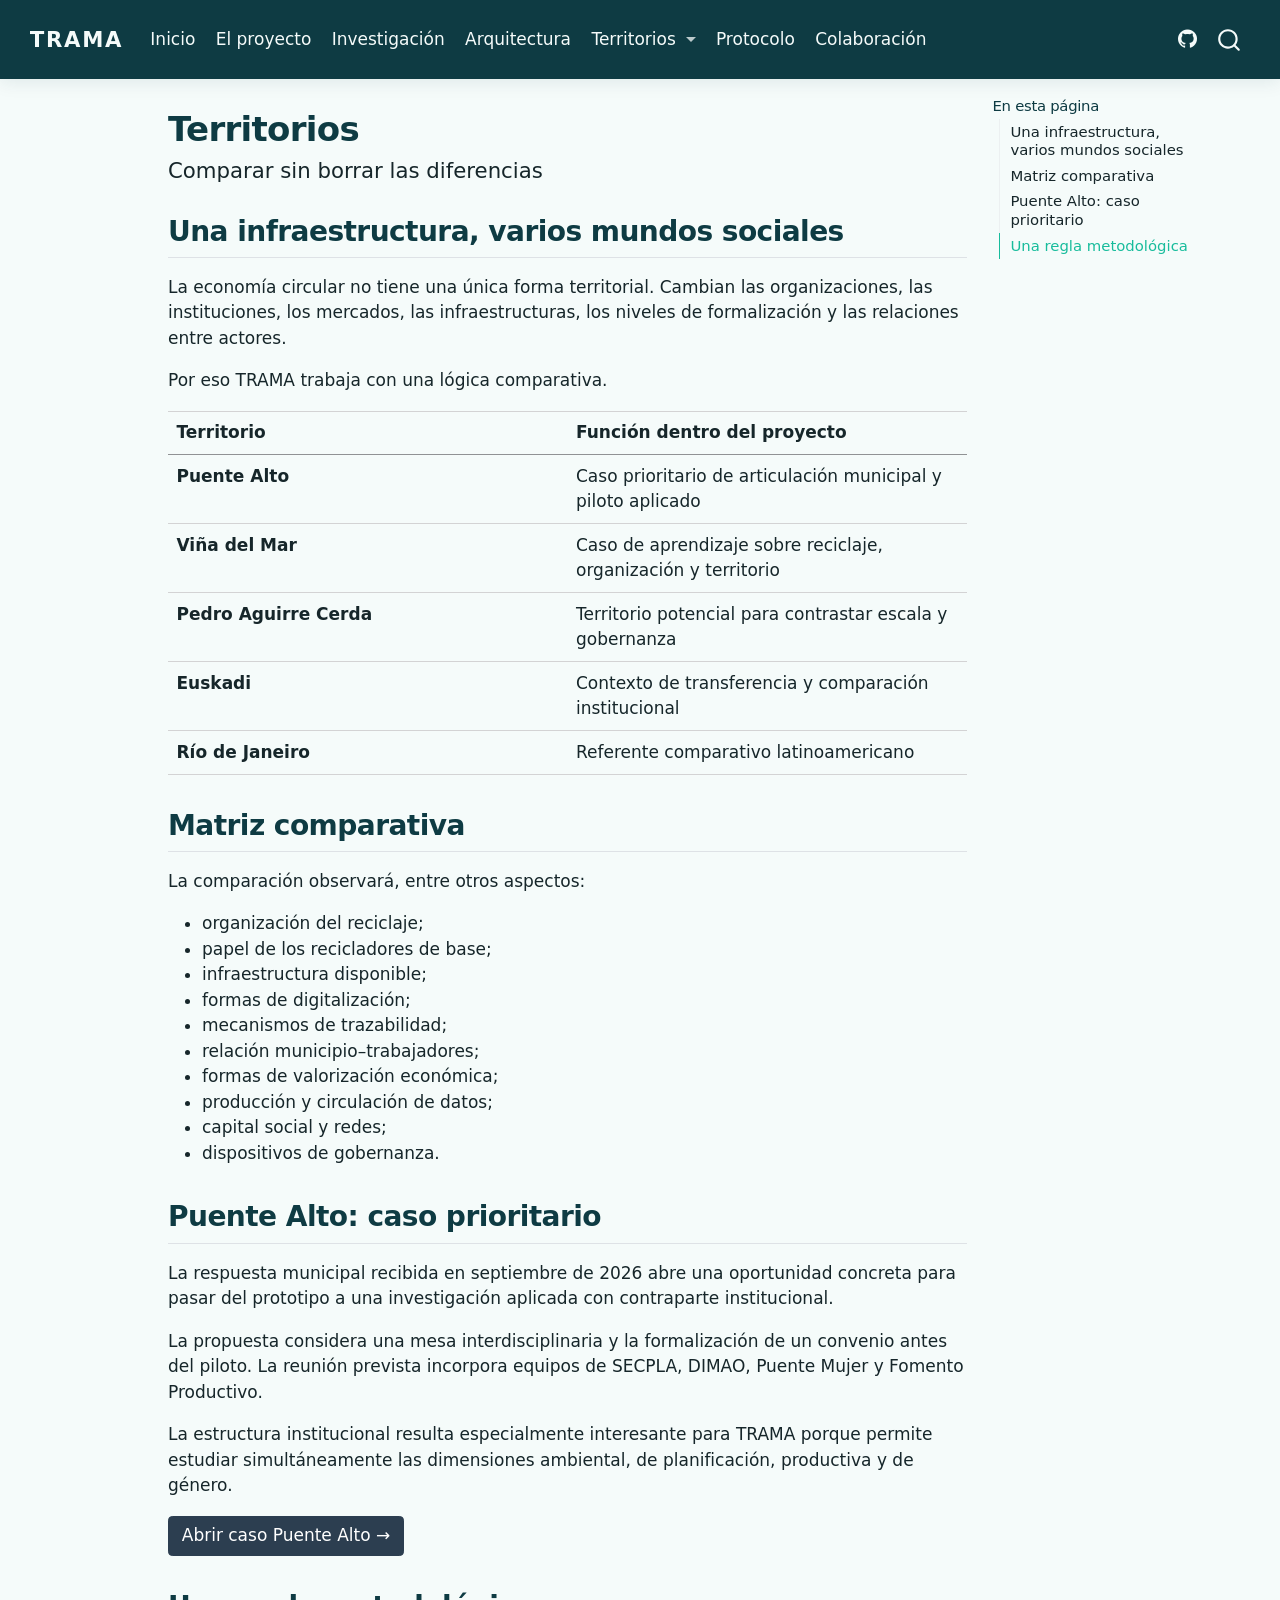
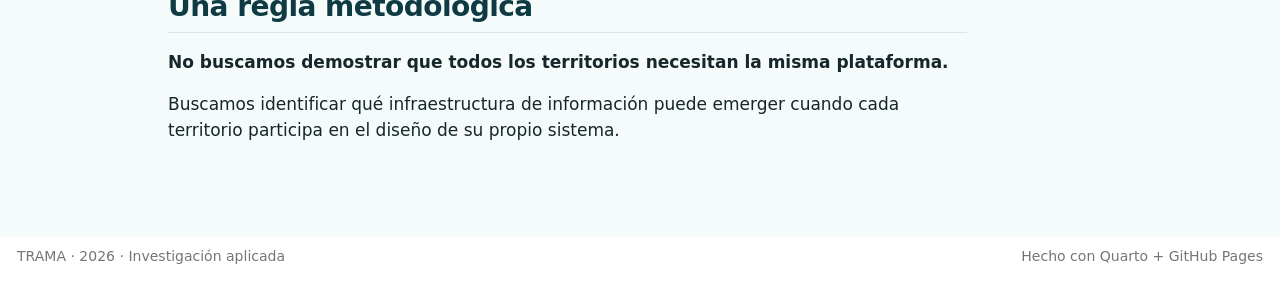
<file: territorios.html>
<!DOCTYPE html>
<html xmlns="http://www.w3.org/1999/xhtml" lang="es" xml:lang="es"><head>

<meta charset="utf-8">
<meta name="generator" content="quarto-1.9.38">

<meta name="viewport" content="width=device-width, initial-scale=1.0, user-scalable=yes">


<title>Territorios – TRAMA</title>
<style>
/* Default styles provided by pandoc.
** See https://pandoc.org/MANUAL.html#variables-for-html for config info.
*/
code{white-space: pre-wrap;}
span.smallcaps{font-variant: small-caps;}
div.columns{display: flex; gap: min(4vw, 1.5em);}
div.column{flex: auto; overflow-x: auto;}
div.hanging-indent{margin-left: 1.5em; text-indent: -1.5em;}
ul.task-list{list-style: none;}
ul.task-list li input[type="checkbox"] {
  width: 0.8em;
  margin: 0 0.8em 0.2em -1em; /* quarto-specific, see https://github.com/quarto-dev/quarto-cli/issues/4556 */ 
  vertical-align: middle;
}
</style>


<script src="site_libs/quarto-nav/quarto-nav.js"></script>
<script src="site_libs/quarto-nav/headroom.min.js"></script>
<script src="site_libs/clipboard/clipboard.min.js"></script>
<script src="site_libs/quarto-search/autocomplete.umd.js"></script>
<script src="site_libs/quarto-search/fuse.min.js"></script>
<script src="site_libs/quarto-search/quarto-search.js"></script>
<meta name="quarto:offset" content="./">
<script src="site_libs/quarto-html/quarto.js" type="module"></script>
<script src="site_libs/quarto-html/tabsets/tabsets.js" type="module"></script>
<script src="site_libs/quarto-html/popper.min.js"></script>
<script src="site_libs/quarto-html/tippy.umd.min.js"></script>
<script src="site_libs/quarto-html/anchor.min.js"></script>
<link href="site_libs/quarto-html/tippy.css" rel="stylesheet">
<link href="site_libs/quarto-html/quarto-syntax-highlighting-15634bcf2e68342d4ad2dfa704d543f6.css" rel="stylesheet" id="quarto-text-highlighting-styles">
<script src="site_libs/bootstrap/bootstrap.min.js"></script>
<link href="site_libs/bootstrap/bootstrap-icons.css" rel="stylesheet">
<link href="site_libs/bootstrap/bootstrap-44a6461fa7e6898873268ebcc8b17763.min.css" rel="stylesheet" append-hash="true" id="quarto-bootstrap" data-mode="light">
<script id="quarto-search-options" type="application/json">{
  "location": "navbar",
  "copy-button": false,
  "collapse-after": 3,
  "panel-placement": "end",
  "type": "overlay",
  "limit": 50,
  "keyboard-shortcut": [
    "f",
    "/",
    "s"
  ],
  "show-item-context": false,
  "language": {
    "search-no-results-text": "No se han encontrado resultados",
    "search-matching-documents-text": "documentos encontrados",
    "search-copy-link-title": "Copiar el enlace en la búsqueda",
    "search-hide-matches-text": "Ocultar resultados adicionales",
    "search-more-match-text": "resultado adicional en este documento",
    "search-more-matches-text": "resultados adicionales en este documento",
    "search-clear-button-title": "Borrar",
    "search-text-placeholder": "",
    "search-detached-cancel-button-title": "Cancelar",
    "search-submit-button-title": "Enviar",
    "search-label": "Buscar"
  }
}</script>
<style>html{ scroll-behavior: smooth; }</style>


</head>

<body class="nav-fixed quarto-light">

<div id="quarto-search-results"></div>
  <header id="quarto-header" class="headroom fixed-top">
    <nav class="navbar navbar-expand-lg " data-bs-theme="dark">
      <div class="navbar-container container-fluid">
      <div class="navbar-brand-container mx-auto">
    <a class="navbar-brand" href="./index.html">
    <span class="navbar-title">TRAMA</span>
    </a>
  </div>
            <div id="quarto-search" class="" title="Buscar"></div>
          <button class="navbar-toggler" type="button" data-bs-toggle="collapse" data-bs-target="#navbarCollapse" aria-controls="navbarCollapse" role="menu" aria-expanded="false" aria-label="Navegación de palanca" onclick="if (window.quartoToggleHeadroom) { window.quartoToggleHeadroom(); }">
  <span class="navbar-toggler-icon"></span>
</button>
          <div class="collapse navbar-collapse" id="navbarCollapse">
            <ul class="navbar-nav navbar-nav-scroll me-auto">
  <li class="nav-item">
    <a class="nav-link" href="./index.html"> 
<span class="menu-text">Inicio</span></a>
  </li>  
  <li class="nav-item">
    <a class="nav-link" href="./proyecto.html"> 
<span class="menu-text">El proyecto</span></a>
  </li>  
  <li class="nav-item">
    <a class="nav-link" href="./marco.html"> 
<span class="menu-text">Investigación</span></a>
  </li>  
  <li class="nav-item">
    <a class="nav-link" href="./arquitectura.html"> 
<span class="menu-text">Arquitectura</span></a>
  </li>  
  <li class="nav-item dropdown ">
    <a class="nav-link dropdown-toggle" href="#" id="nav-menu-territorios" role="link" data-bs-toggle="dropdown" aria-expanded="false">
 <span class="menu-text">Territorios</span>
    </a>
    <ul class="dropdown-menu" aria-labelledby="nav-menu-territorios">    
        <li>
    <a class="dropdown-item" href="./territorios.html">
 <span class="dropdown-text">Vista comparativa</span></a>
  </li>  
        <li>
    <a class="dropdown-item" href="./puente-alto.html">
 <span class="dropdown-text">Puente Alto</span></a>
  </li>  
        <li>
    <a class="dropdown-item" href="./vina.html">
 <span class="dropdown-text">Viña del Mar</span></a>
  </li>  
        <li>
    <a class="dropdown-item" href="./pac.html">
 <span class="dropdown-text">Pedro Aguirre Cerda</span></a>
  </li>  
        <li>
    <a class="dropdown-item" href="./euskadi.html">
 <span class="dropdown-text">Euskadi</span></a>
  </li>  
    </ul>
  </li>
  <li class="nav-item">
    <a class="nav-link" href="./protocolo.html"> 
<span class="menu-text">Protocolo</span></a>
  </li>  
  <li class="nav-item">
    <a class="nav-link" href="./colaboracion.html"> 
<span class="menu-text">Colaboración</span></a>
  </li>  
</ul>
            <ul class="navbar-nav navbar-nav-scroll ms-auto">
  <li class="nav-item compact">
    <a class="nav-link" href="https://github.com/nglmnz/trama"> <i class="bi bi-github" role="img">
</i> 
<span class="menu-text"></span></a>
  </li>  
</ul>
          </div> <!-- /navcollapse -->
            <div class="quarto-navbar-tools">
</div>
      </div> <!-- /container-fluid -->
    </nav>
</header>
<!-- content -->
<div id="quarto-content" class="quarto-container page-columns page-rows-contents page-layout-article page-navbar">
<!-- sidebar -->
<!-- margin-sidebar -->
    <div id="quarto-margin-sidebar" class="sidebar margin-sidebar">
        <nav id="TOC" role="doc-toc" class="toc-active">
    <h2 id="toc-title">En esta página</h2>
   
  <ul>
  <li><a href="#una-infraestructura-varios-mundos-sociales" id="toc-una-infraestructura-varios-mundos-sociales" class="nav-link active" data-scroll-target="#una-infraestructura-varios-mundos-sociales">Una infraestructura, varios mundos sociales</a></li>
  <li><a href="#matriz-comparativa" id="toc-matriz-comparativa" class="nav-link" data-scroll-target="#matriz-comparativa">Matriz comparativa</a></li>
  <li><a href="#puente-alto-caso-prioritario" id="toc-puente-alto-caso-prioritario" class="nav-link" data-scroll-target="#puente-alto-caso-prioritario">Puente Alto: caso prioritario</a></li>
  <li><a href="#una-regla-metodológica" id="toc-una-regla-metodológica" class="nav-link" data-scroll-target="#una-regla-metodológica">Una regla metodológica</a></li>
  </ul>
</nav>
    </div>
<!-- main -->
<main class="content" id="quarto-document-content">

<header id="title-block-header" class="quarto-title-block default">
<div class="quarto-title">
<h1 class="title">Territorios</h1>
<p class="subtitle lead">Comparar sin borrar las diferencias</p>
</div>



<div class="quarto-title-meta">

    
  
    
  </div>
  


</header>


<section id="una-infraestructura-varios-mundos-sociales" class="level2">
<h2 class="anchored" data-anchor-id="una-infraestructura-varios-mundos-sociales">Una infraestructura, varios mundos sociales</h2>
<p>La economía circular no tiene una única forma territorial. Cambian las organizaciones, las instituciones, los mercados, las infraestructuras, los niveles de formalización y las relaciones entre actores.</p>
<p>Por eso TRAMA trabaja con una lógica comparativa.</p>
<table class="caption-top table">
<colgroup>
<col style="width: 50%">
<col style="width: 50%">
</colgroup>
<thead>
<tr class="header">
<th>Territorio</th>
<th>Función dentro del proyecto</th>
</tr>
</thead>
<tbody>
<tr class="odd">
<td><strong>Puente Alto</strong></td>
<td>Caso prioritario de articulación municipal y piloto aplicado</td>
</tr>
<tr class="even">
<td><strong>Viña del Mar</strong></td>
<td>Caso de aprendizaje sobre reciclaje, organización y territorio</td>
</tr>
<tr class="odd">
<td><strong>Pedro Aguirre Cerda</strong></td>
<td>Territorio potencial para contrastar escala y gobernanza</td>
</tr>
<tr class="even">
<td><strong>Euskadi</strong></td>
<td>Contexto de transferencia y comparación institucional</td>
</tr>
<tr class="odd">
<td><strong>Río de Janeiro</strong></td>
<td>Referente comparativo latinoamericano</td>
</tr>
</tbody>
</table>
</section>
<section id="matriz-comparativa" class="level2">
<h2 class="anchored" data-anchor-id="matriz-comparativa">Matriz comparativa</h2>
<p>La comparación observará, entre otros aspectos:</p>
<ul>
<li>organización del reciclaje;</li>
<li>papel de los recicladores de base;</li>
<li>infraestructura disponible;</li>
<li>formas de digitalización;</li>
<li>mecanismos de trazabilidad;</li>
<li>relación municipio–trabajadores;</li>
<li>formas de valorización económica;</li>
<li>producción y circulación de datos;</li>
<li>capital social y redes;</li>
<li>dispositivos de gobernanza.</li>
</ul>
</section>
<section id="puente-alto-caso-prioritario" class="level2">
<h2 class="anchored" data-anchor-id="puente-alto-caso-prioritario">Puente Alto: caso prioritario</h2>
<p>La respuesta municipal recibida en septiembre de 2026 abre una oportunidad concreta para pasar del prototipo a una investigación aplicada con contraparte institucional.</p>
<p>La propuesta considera una mesa interdisciplinaria y la formalización de un convenio antes del piloto. La reunión prevista incorpora equipos de SECPLA, DIMAO, Puente Mujer y Fomento Productivo.</p>
<p>La estructura institucional resulta especialmente interesante para TRAMA porque permite estudiar simultáneamente las dimensiones ambiental, de planificación, productiva y de género.</p>
<p><a class="btn btn-primary" href="puente-alto.html">Abrir caso Puente Alto →</a></p>
</section>
<section id="una-regla-metodológica" class="level2">
<h2 class="anchored" data-anchor-id="una-regla-metodológica">Una regla metodológica</h2>
<p><strong>No buscamos demostrar que todos los territorios necesitan la misma plataforma.</strong></p>
<p>Buscamos identificar qué infraestructura de información puede emerger cuando cada territorio participa en el diseño de su propio sistema.</p>


</section>

</main> <!-- /main -->
<script id="quarto-html-after-body" type="application/javascript">
  window.document.addEventListener("DOMContentLoaded", function (event) {
    const icon = "";
    const anchorJS = new window.AnchorJS();
    anchorJS.options = {
      placement: 'right',
      icon: icon
    };
    anchorJS.add('.anchored');
    const isCodeAnnotation = (el) => {
      for (const clz of el.classList) {
        if (clz.startsWith('code-annotation-')) {                     
          return true;
        }
      }
      return false;
    }
    const onCopySuccess = function(e) {
      // button target
      const button = e.trigger;
      // don't keep focus
      button.blur();
      // flash "checked"
      button.classList.add('code-copy-button-checked');
      var currentTitle = button.getAttribute("title");
      button.setAttribute("title", "Copiado");
      let tooltip;
      if (window.bootstrap) {
        button.setAttribute("data-bs-toggle", "tooltip");
        button.setAttribute("data-bs-placement", "left");
        button.setAttribute("data-bs-title", "Copiado");
        tooltip = new bootstrap.Tooltip(button, 
          { trigger: "manual", 
            customClass: "code-copy-button-tooltip",
            offset: [0, -8]});
        tooltip.show();    
      }
      setTimeout(function() {
        if (tooltip) {
          tooltip.hide();
          button.removeAttribute("data-bs-title");
          button.removeAttribute("data-bs-toggle");
          button.removeAttribute("data-bs-placement");
        }
        button.setAttribute("title", currentTitle);
        button.classList.remove('code-copy-button-checked');
      }, 1000);
      // clear code selection
      e.clearSelection();
    }
    const getTextToCopy = function(trigger) {
      const outerScaffold = trigger.parentElement.cloneNode(true);
      const codeEl = outerScaffold.querySelector('code');
      for (const childEl of codeEl.children) {
        if (isCodeAnnotation(childEl)) {
          childEl.remove();
        }
      }
      return codeEl.innerText;
    }
    const clipboard = new window.ClipboardJS('.code-copy-button:not([data-in-quarto-modal])', {
      text: getTextToCopy
    });
    clipboard.on('success', onCopySuccess);
    if (window.document.getElementById('quarto-embedded-source-code-modal')) {
      const clipboardModal = new window.ClipboardJS('.code-copy-button[data-in-quarto-modal]', {
        text: getTextToCopy,
        container: window.document.getElementById('quarto-embedded-source-code-modal')
      });
      clipboardModal.on('success', onCopySuccess);
    }
      var localhostRegex = new RegExp(/^(?:http|https):\/\/localhost\:?[0-9]*\//);
      var mailtoRegex = new RegExp(/^mailto:/);
        var filterRegex = new RegExp("https:\/\/nglmnz\.github\.io\/trama");
      var isInternal = (href) => {
          return filterRegex.test(href) || localhostRegex.test(href) || mailtoRegex.test(href);
      }
      // Inspect non-navigation links and adorn them if external
     var links = window.document.querySelectorAll('a[href]:not(.nav-link):not(.navbar-brand):not(.toc-action):not(.sidebar-link):not(.sidebar-item-toggle):not(.pagination-link):not(.no-external):not([aria-hidden]):not(.dropdown-item):not(.quarto-navigation-tool):not(.about-link)');
      for (var i=0; i<links.length; i++) {
        const link = links[i];
        if (!isInternal(link.href)) {
          // undo the damage that might have been done by quarto-nav.js in the case of
          // links that we want to consider external
          if (link.dataset.originalHref !== undefined) {
            link.href = link.dataset.originalHref;
          }
        }
      }
    function tippyHover(el, contentFn, onTriggerFn, onUntriggerFn) {
      const config = {
        allowHTML: true,
        maxWidth: 500,
        delay: 100,
        arrow: false,
        appendTo: function(el) {
            return el.parentElement;
        },
        interactive: true,
        interactiveBorder: 10,
        theme: 'quarto',
        placement: 'bottom-start',
      };
      if (contentFn) {
        config.content = contentFn;
      }
      if (onTriggerFn) {
        config.onTrigger = onTriggerFn;
      }
      if (onUntriggerFn) {
        config.onUntrigger = onUntriggerFn;
      }
      window.tippy(el, config); 
    }
    const noterefs = window.document.querySelectorAll('a[role="doc-noteref"]');
    for (var i=0; i<noterefs.length; i++) {
      const ref = noterefs[i];
      tippyHover(ref, function() {
        // use id or data attribute instead here
        let href = ref.getAttribute('data-footnote-href') || ref.getAttribute('href');
        try { href = new URL(href).hash; } catch {}
        const id = href.replace(/^#\/?/, "");
        const note = window.document.getElementById(id);
        if (note) {
          return note.innerHTML;
        } else {
          return "";
        }
      });
    }
    const xrefs = window.document.querySelectorAll('a.quarto-xref');
    const processXRef = (id, note) => {
      // Strip column container classes
      const stripColumnClz = (el) => {
        el.classList.remove("page-full", "page-columns");
        if (el.children) {
          for (const child of el.children) {
            stripColumnClz(child);
          }
        }
      }
      stripColumnClz(note)
      if (id === null || id.startsWith('sec-')) {
        // Special case sections, only their first couple elements
        const container = document.createElement("div");
        if (note.children && note.children.length > 2) {
          container.appendChild(note.children[0].cloneNode(true));
          for (let i = 1; i < note.children.length; i++) {
            const child = note.children[i];
            if (child.tagName === "P" && child.innerText === "") {
              continue;
            } else {
              container.appendChild(child.cloneNode(true));
              break;
            }
          }
          if (window.Quarto?.typesetMath) {
            window.Quarto.typesetMath(container);
          }
          return container.innerHTML
        } else {
          if (window.Quarto?.typesetMath) {
            window.Quarto.typesetMath(note);
          }
          return note.innerHTML;
        }
      } else {
        // Remove any anchor links if they are present
        const anchorLink = note.querySelector('a.anchorjs-link');
        if (anchorLink) {
          anchorLink.remove();
        }
        if (window.Quarto?.typesetMath) {
          window.Quarto.typesetMath(note);
        }
        if (note.classList.contains("callout")) {
          return note.outerHTML;
        } else {
          return note.innerHTML;
        }
      }
    }
    for (var i=0; i<xrefs.length; i++) {
      const xref = xrefs[i];
      tippyHover(xref, undefined, function(instance) {
        instance.disable();
        let url = xref.getAttribute('href');
        let hash = undefined; 
        if (url.startsWith('#')) {
          hash = url;
        } else {
          try { hash = new URL(url).hash; } catch {}
        }
        if (hash) {
          const id = hash.replace(/^#\/?/, "");
          const note = window.document.getElementById(id);
          if (note !== null) {
            try {
              const html = processXRef(id, note.cloneNode(true));
              instance.setContent(html);
            } finally {
              instance.enable();
              instance.show();
            }
          } else {
            // See if we can fetch this
            fetch(url.split('#')[0])
            .then(res => res.text())
            .then(html => {
              const parser = new DOMParser();
              const htmlDoc = parser.parseFromString(html, "text/html");
              const note = htmlDoc.getElementById(id);
              if (note !== null) {
                const html = processXRef(id, note);
                instance.setContent(html);
              } 
            }).finally(() => {
              instance.enable();
              instance.show();
            });
          }
        } else {
          // See if we can fetch a full url (with no hash to target)
          // This is a special case and we should probably do some content thinning / targeting
          fetch(url)
          .then(res => res.text())
          .then(html => {
            const parser = new DOMParser();
            const htmlDoc = parser.parseFromString(html, "text/html");
            const note = htmlDoc.querySelector('main.content');
            if (note !== null) {
              // This should only happen for chapter cross references
              // (since there is no id in the URL)
              // remove the first header
              if (note.children.length > 0 && note.children[0].tagName === "HEADER") {
                note.children[0].remove();
              }
              const html = processXRef(null, note);
              instance.setContent(html);
            } 
          }).finally(() => {
            instance.enable();
            instance.show();
          });
        }
      }, function(instance) {
      });
    }
        let selectedAnnoteEl;
        const selectorForAnnotation = ( cell, annotation) => {
          let cellAttr = 'data-code-cell="' + cell + '"';
          let lineAttr = 'data-code-annotation="' +  annotation + '"';
          const selector = 'span[' + cellAttr + '][' + lineAttr + ']';
          return selector;
        }
        const selectCodeLines = (annoteEl) => {
          const doc = window.document;
          const targetCell = annoteEl.getAttribute("data-target-cell");
          const targetAnnotation = annoteEl.getAttribute("data-target-annotation");
          const annoteSpan = window.document.querySelector(selectorForAnnotation(targetCell, targetAnnotation));
          const lines = annoteSpan.getAttribute("data-code-lines").split(",");
          const lineIds = lines.map((line) => {
            return targetCell + "-" + line;
          })
          let top = null;
          let height = null;
          let parent = null;
          if (lineIds.length > 0) {
              //compute the position of the single el (top and bottom and make a div)
              const el = window.document.getElementById(lineIds[0]);
              top = el.offsetTop;
              height = el.offsetHeight;
              parent = el.parentElement.parentElement;
            if (lineIds.length > 1) {
              const lastEl = window.document.getElementById(lineIds[lineIds.length - 1]);
              const bottom = lastEl.offsetTop + lastEl.offsetHeight;
              height = bottom - top;
            }
            if (top !== null && height !== null && parent !== null) {
              // cook up a div (if necessary) and position it 
              let div = window.document.getElementById("code-annotation-line-highlight");
              if (div === null) {
                div = window.document.createElement("div");
                div.setAttribute("id", "code-annotation-line-highlight");
                div.style.position = 'absolute';
                parent.appendChild(div);
              }
              div.style.top = top - 2 + "px";
              div.style.height = height + 4 + "px";
              div.style.left = 0;
              let gutterDiv = window.document.getElementById("code-annotation-line-highlight-gutter");
              if (gutterDiv === null) {
                gutterDiv = window.document.createElement("div");
                gutterDiv.setAttribute("id", "code-annotation-line-highlight-gutter");
                gutterDiv.style.position = 'absolute';
                const codeCell = window.document.getElementById(targetCell);
                const gutter = codeCell.querySelector('.code-annotation-gutter');
                gutter.appendChild(gutterDiv);
              }
              gutterDiv.style.top = top - 2 + "px";
              gutterDiv.style.height = height + 4 + "px";
            }
            selectedAnnoteEl = annoteEl;
          }
        };
        const unselectCodeLines = () => {
          const elementsIds = ["code-annotation-line-highlight", "code-annotation-line-highlight-gutter"];
          elementsIds.forEach((elId) => {
            const div = window.document.getElementById(elId);
            if (div) {
              div.remove();
            }
          });
          selectedAnnoteEl = undefined;
        };
          // Handle positioning of the toggle
      window.addEventListener(
        "resize",
        throttle(() => {
          elRect = undefined;
          if (selectedAnnoteEl) {
            selectCodeLines(selectedAnnoteEl);
          }
        }, 10)
      );
      function throttle(fn, ms) {
      let throttle = false;
      let timer;
        return (...args) => {
          if(!throttle) { // first call gets through
              fn.apply(this, args);
              throttle = true;
          } else { // all the others get throttled
              if(timer) clearTimeout(timer); // cancel #2
              timer = setTimeout(() => {
                fn.apply(this, args);
                timer = throttle = false;
              }, ms);
          }
        };
      }
        // Attach click handler to the DT
        const annoteDls = window.document.querySelectorAll('dt[data-target-cell]');
        for (const annoteDlNode of annoteDls) {
          annoteDlNode.addEventListener('click', (event) => {
            const clickedEl = event.target;
            if (clickedEl !== selectedAnnoteEl) {
              unselectCodeLines();
              const activeEl = window.document.querySelector('dt[data-target-cell].code-annotation-active');
              if (activeEl) {
                activeEl.classList.remove('code-annotation-active');
              }
              selectCodeLines(clickedEl);
              clickedEl.classList.add('code-annotation-active');
            } else {
              // Unselect the line
              unselectCodeLines();
              clickedEl.classList.remove('code-annotation-active');
            }
          });
        }
    const findCites = (el) => {
      const parentEl = el.parentElement;
      if (parentEl) {
        const cites = parentEl.dataset.cites;
        if (cites) {
          return {
            el,
            cites: cites.split(' ')
          };
        } else {
          return findCites(el.parentElement)
        }
      } else {
        return undefined;
      }
    };
    var bibliorefs = window.document.querySelectorAll('a[role="doc-biblioref"]');
    for (var i=0; i<bibliorefs.length; i++) {
      const ref = bibliorefs[i];
      const citeInfo = findCites(ref);
      if (citeInfo) {
        tippyHover(citeInfo.el, function() {
          var popup = window.document.createElement('div');
          citeInfo.cites.forEach(function(cite) {
            var citeDiv = window.document.createElement('div');
            citeDiv.classList.add('hanging-indent');
            citeDiv.classList.add('csl-entry');
            var biblioDiv = window.document.getElementById('ref-' + cite);
            if (biblioDiv) {
              citeDiv.innerHTML = biblioDiv.innerHTML;
            }
            popup.appendChild(citeDiv);
          });
          return popup.innerHTML;
        });
      }
    }
  });
  </script>
</div> <!-- /content -->
<footer class="footer">
  <div class="nav-footer">
    <div class="nav-footer-left">
<p>TRAMA · 2026 · Investigación aplicada</p>
</div>   
    <div class="nav-footer-center">
      &nbsp;
    </div>
    <div class="nav-footer-right">
<p>Hecho con Quarto + GitHub Pages</p>
</div>
  </div>
</footer>




<script src="site_libs/quarto-html/zenscroll-min.js"></script>
</body></html>
</file>
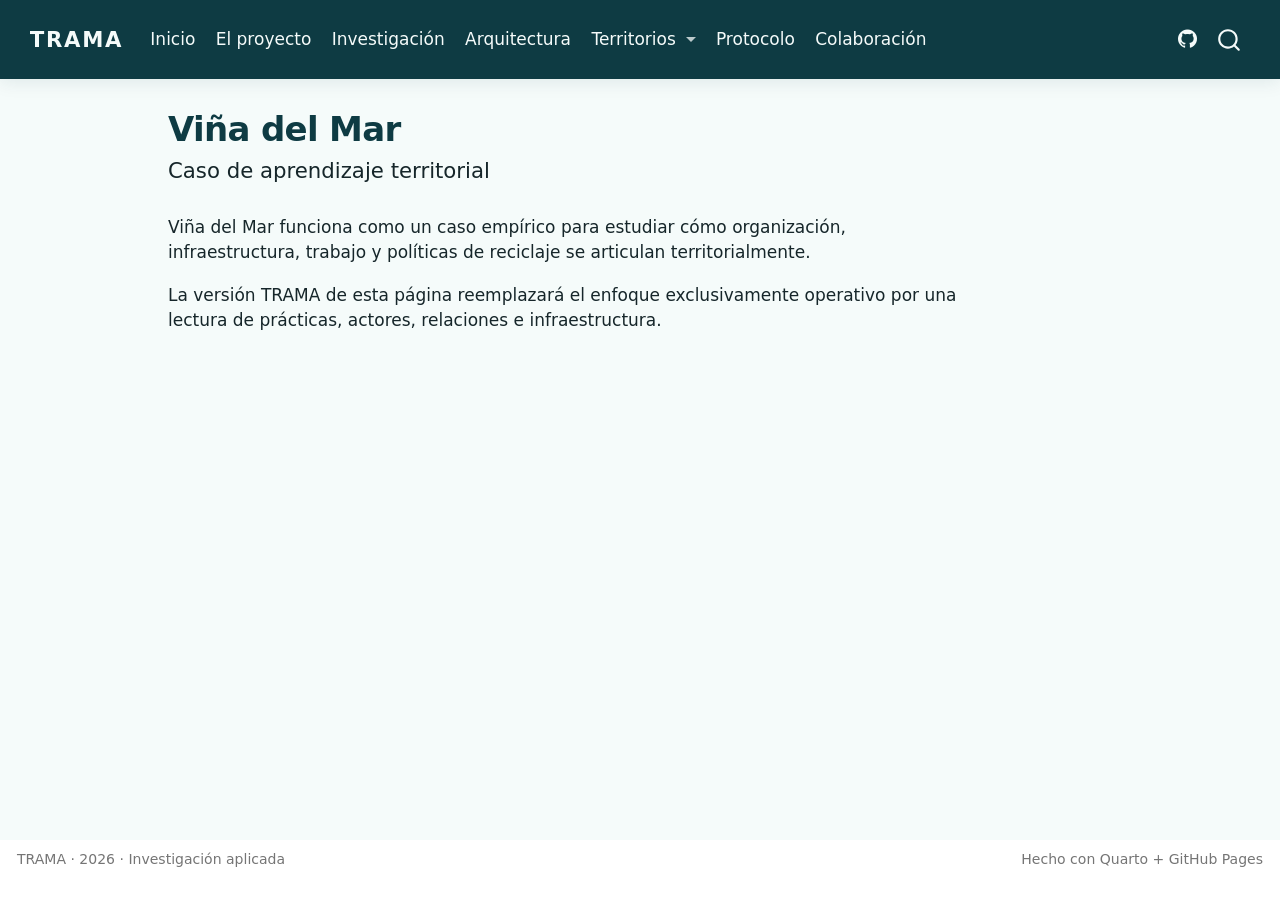
<file: vina.html>
<!DOCTYPE html>
<html xmlns="http://www.w3.org/1999/xhtml" lang="es" xml:lang="es"><head>

<meta charset="utf-8">
<meta name="generator" content="quarto-1.9.38">

<meta name="viewport" content="width=device-width, initial-scale=1.0, user-scalable=yes">


<title>Viña del Mar – TRAMA</title>
<style>
/* Default styles provided by pandoc.
** See https://pandoc.org/MANUAL.html#variables-for-html for config info.
*/
code{white-space: pre-wrap;}
span.smallcaps{font-variant: small-caps;}
div.columns{display: flex; gap: min(4vw, 1.5em);}
div.column{flex: auto; overflow-x: auto;}
div.hanging-indent{margin-left: 1.5em; text-indent: -1.5em;}
ul.task-list{list-style: none;}
ul.task-list li input[type="checkbox"] {
  width: 0.8em;
  margin: 0 0.8em 0.2em -1em; /* quarto-specific, see https://github.com/quarto-dev/quarto-cli/issues/4556 */ 
  vertical-align: middle;
}
</style>


<script src="site_libs/quarto-nav/quarto-nav.js"></script>
<script src="site_libs/quarto-nav/headroom.min.js"></script>
<script src="site_libs/clipboard/clipboard.min.js"></script>
<script src="site_libs/quarto-search/autocomplete.umd.js"></script>
<script src="site_libs/quarto-search/fuse.min.js"></script>
<script src="site_libs/quarto-search/quarto-search.js"></script>
<meta name="quarto:offset" content="./">
<script src="site_libs/quarto-html/quarto.js" type="module"></script>
<script src="site_libs/quarto-html/tabsets/tabsets.js" type="module"></script>
<script src="site_libs/quarto-html/popper.min.js"></script>
<script src="site_libs/quarto-html/tippy.umd.min.js"></script>
<script src="site_libs/quarto-html/anchor.min.js"></script>
<link href="site_libs/quarto-html/tippy.css" rel="stylesheet">
<link href="site_libs/quarto-html/quarto-syntax-highlighting-15634bcf2e68342d4ad2dfa704d543f6.css" rel="stylesheet" id="quarto-text-highlighting-styles">
<script src="site_libs/bootstrap/bootstrap.min.js"></script>
<link href="site_libs/bootstrap/bootstrap-icons.css" rel="stylesheet">
<link href="site_libs/bootstrap/bootstrap-44a6461fa7e6898873268ebcc8b17763.min.css" rel="stylesheet" append-hash="true" id="quarto-bootstrap" data-mode="light">
<script id="quarto-search-options" type="application/json">{
  "location": "navbar",
  "copy-button": false,
  "collapse-after": 3,
  "panel-placement": "end",
  "type": "overlay",
  "limit": 50,
  "keyboard-shortcut": [
    "f",
    "/",
    "s"
  ],
  "show-item-context": false,
  "language": {
    "search-no-results-text": "No se han encontrado resultados",
    "search-matching-documents-text": "documentos encontrados",
    "search-copy-link-title": "Copiar el enlace en la búsqueda",
    "search-hide-matches-text": "Ocultar resultados adicionales",
    "search-more-match-text": "resultado adicional en este documento",
    "search-more-matches-text": "resultados adicionales en este documento",
    "search-clear-button-title": "Borrar",
    "search-text-placeholder": "",
    "search-detached-cancel-button-title": "Cancelar",
    "search-submit-button-title": "Enviar",
    "search-label": "Buscar"
  }
}</script>
<style>html{ scroll-behavior: smooth; }</style>


</head>

<body class="nav-fixed quarto-light">

<div id="quarto-search-results"></div>
  <header id="quarto-header" class="headroom fixed-top">
    <nav class="navbar navbar-expand-lg " data-bs-theme="dark">
      <div class="navbar-container container-fluid">
      <div class="navbar-brand-container mx-auto">
    <a class="navbar-brand" href="./index.html">
    <span class="navbar-title">TRAMA</span>
    </a>
  </div>
            <div id="quarto-search" class="" title="Buscar"></div>
          <button class="navbar-toggler" type="button" data-bs-toggle="collapse" data-bs-target="#navbarCollapse" aria-controls="navbarCollapse" role="menu" aria-expanded="false" aria-label="Navegación de palanca" onclick="if (window.quartoToggleHeadroom) { window.quartoToggleHeadroom(); }">
  <span class="navbar-toggler-icon"></span>
</button>
          <div class="collapse navbar-collapse" id="navbarCollapse">
            <ul class="navbar-nav navbar-nav-scroll me-auto">
  <li class="nav-item">
    <a class="nav-link" href="./index.html"> 
<span class="menu-text">Inicio</span></a>
  </li>  
  <li class="nav-item">
    <a class="nav-link" href="./proyecto.html"> 
<span class="menu-text">El proyecto</span></a>
  </li>  
  <li class="nav-item">
    <a class="nav-link" href="./marco.html"> 
<span class="menu-text">Investigación</span></a>
  </li>  
  <li class="nav-item">
    <a class="nav-link" href="./arquitectura.html"> 
<span class="menu-text">Arquitectura</span></a>
  </li>  
  <li class="nav-item dropdown ">
    <a class="nav-link dropdown-toggle" href="#" id="nav-menu-territorios" role="link" data-bs-toggle="dropdown" aria-expanded="false">
 <span class="menu-text">Territorios</span>
    </a>
    <ul class="dropdown-menu" aria-labelledby="nav-menu-territorios">    
        <li>
    <a class="dropdown-item" href="./territorios.html">
 <span class="dropdown-text">Vista comparativa</span></a>
  </li>  
        <li>
    <a class="dropdown-item" href="./puente-alto.html">
 <span class="dropdown-text">Puente Alto</span></a>
  </li>  
        <li>
    <a class="dropdown-item" href="./vina.html">
 <span class="dropdown-text">Viña del Mar</span></a>
  </li>  
        <li>
    <a class="dropdown-item" href="./pac.html">
 <span class="dropdown-text">Pedro Aguirre Cerda</span></a>
  </li>  
        <li>
    <a class="dropdown-item" href="./euskadi.html">
 <span class="dropdown-text">Euskadi</span></a>
  </li>  
    </ul>
  </li>
  <li class="nav-item">
    <a class="nav-link" href="./protocolo.html"> 
<span class="menu-text">Protocolo</span></a>
  </li>  
  <li class="nav-item">
    <a class="nav-link" href="./colaboracion.html"> 
<span class="menu-text">Colaboración</span></a>
  </li>  
</ul>
            <ul class="navbar-nav navbar-nav-scroll ms-auto">
  <li class="nav-item compact">
    <a class="nav-link" href="https://github.com/nglmnz/trama"> <i class="bi bi-github" role="img">
</i> 
<span class="menu-text"></span></a>
  </li>  
</ul>
          </div> <!-- /navcollapse -->
            <div class="quarto-navbar-tools">
</div>
      </div> <!-- /container-fluid -->
    </nav>
</header>
<!-- content -->
<div id="quarto-content" class="quarto-container page-columns page-rows-contents page-layout-article page-navbar">
<!-- sidebar -->
<!-- margin-sidebar -->
    <div id="quarto-margin-sidebar" class="sidebar margin-sidebar zindex-bottom">
        
    </div>
<!-- main -->
<main class="content" id="quarto-document-content">

<header id="title-block-header" class="quarto-title-block default">
<div class="quarto-title">
<h1 class="title">Viña del Mar</h1>
<p class="subtitle lead">Caso de aprendizaje territorial</p>
</div>



<div class="quarto-title-meta">

    
  
    
  </div>
  


</header>


<p>Viña del Mar funciona como un caso empírico para estudiar cómo organización, infraestructura, trabajo y políticas de reciclaje se articulan territorialmente.</p>
<p>La versión TRAMA de esta página reemplazará el enfoque exclusivamente operativo por una lectura de prácticas, actores, relaciones e infraestructura.</p>



</main> <!-- /main -->
<script id="quarto-html-after-body" type="application/javascript">
  window.document.addEventListener("DOMContentLoaded", function (event) {
    const icon = "";
    const anchorJS = new window.AnchorJS();
    anchorJS.options = {
      placement: 'right',
      icon: icon
    };
    anchorJS.add('.anchored');
    const isCodeAnnotation = (el) => {
      for (const clz of el.classList) {
        if (clz.startsWith('code-annotation-')) {                     
          return true;
        }
      }
      return false;
    }
    const onCopySuccess = function(e) {
      // button target
      const button = e.trigger;
      // don't keep focus
      button.blur();
      // flash "checked"
      button.classList.add('code-copy-button-checked');
      var currentTitle = button.getAttribute("title");
      button.setAttribute("title", "Copiado");
      let tooltip;
      if (window.bootstrap) {
        button.setAttribute("data-bs-toggle", "tooltip");
        button.setAttribute("data-bs-placement", "left");
        button.setAttribute("data-bs-title", "Copiado");
        tooltip = new bootstrap.Tooltip(button, 
          { trigger: "manual", 
            customClass: "code-copy-button-tooltip",
            offset: [0, -8]});
        tooltip.show();    
      }
      setTimeout(function() {
        if (tooltip) {
          tooltip.hide();
          button.removeAttribute("data-bs-title");
          button.removeAttribute("data-bs-toggle");
          button.removeAttribute("data-bs-placement");
        }
        button.setAttribute("title", currentTitle);
        button.classList.remove('code-copy-button-checked');
      }, 1000);
      // clear code selection
      e.clearSelection();
    }
    const getTextToCopy = function(trigger) {
      const outerScaffold = trigger.parentElement.cloneNode(true);
      const codeEl = outerScaffold.querySelector('code');
      for (const childEl of codeEl.children) {
        if (isCodeAnnotation(childEl)) {
          childEl.remove();
        }
      }
      return codeEl.innerText;
    }
    const clipboard = new window.ClipboardJS('.code-copy-button:not([data-in-quarto-modal])', {
      text: getTextToCopy
    });
    clipboard.on('success', onCopySuccess);
    if (window.document.getElementById('quarto-embedded-source-code-modal')) {
      const clipboardModal = new window.ClipboardJS('.code-copy-button[data-in-quarto-modal]', {
        text: getTextToCopy,
        container: window.document.getElementById('quarto-embedded-source-code-modal')
      });
      clipboardModal.on('success', onCopySuccess);
    }
      var localhostRegex = new RegExp(/^(?:http|https):\/\/localhost\:?[0-9]*\//);
      var mailtoRegex = new RegExp(/^mailto:/);
        var filterRegex = new RegExp("https:\/\/nglmnz\.github\.io\/trama");
      var isInternal = (href) => {
          return filterRegex.test(href) || localhostRegex.test(href) || mailtoRegex.test(href);
      }
      // Inspect non-navigation links and adorn them if external
     var links = window.document.querySelectorAll('a[href]:not(.nav-link):not(.navbar-brand):not(.toc-action):not(.sidebar-link):not(.sidebar-item-toggle):not(.pagination-link):not(.no-external):not([aria-hidden]):not(.dropdown-item):not(.quarto-navigation-tool):not(.about-link)');
      for (var i=0; i<links.length; i++) {
        const link = links[i];
        if (!isInternal(link.href)) {
          // undo the damage that might have been done by quarto-nav.js in the case of
          // links that we want to consider external
          if (link.dataset.originalHref !== undefined) {
            link.href = link.dataset.originalHref;
          }
        }
      }
    function tippyHover(el, contentFn, onTriggerFn, onUntriggerFn) {
      const config = {
        allowHTML: true,
        maxWidth: 500,
        delay: 100,
        arrow: false,
        appendTo: function(el) {
            return el.parentElement;
        },
        interactive: true,
        interactiveBorder: 10,
        theme: 'quarto',
        placement: 'bottom-start',
      };
      if (contentFn) {
        config.content = contentFn;
      }
      if (onTriggerFn) {
        config.onTrigger = onTriggerFn;
      }
      if (onUntriggerFn) {
        config.onUntrigger = onUntriggerFn;
      }
      window.tippy(el, config); 
    }
    const noterefs = window.document.querySelectorAll('a[role="doc-noteref"]');
    for (var i=0; i<noterefs.length; i++) {
      const ref = noterefs[i];
      tippyHover(ref, function() {
        // use id or data attribute instead here
        let href = ref.getAttribute('data-footnote-href') || ref.getAttribute('href');
        try { href = new URL(href).hash; } catch {}
        const id = href.replace(/^#\/?/, "");
        const note = window.document.getElementById(id);
        if (note) {
          return note.innerHTML;
        } else {
          return "";
        }
      });
    }
    const xrefs = window.document.querySelectorAll('a.quarto-xref');
    const processXRef = (id, note) => {
      // Strip column container classes
      const stripColumnClz = (el) => {
        el.classList.remove("page-full", "page-columns");
        if (el.children) {
          for (const child of el.children) {
            stripColumnClz(child);
          }
        }
      }
      stripColumnClz(note)
      if (id === null || id.startsWith('sec-')) {
        // Special case sections, only their first couple elements
        const container = document.createElement("div");
        if (note.children && note.children.length > 2) {
          container.appendChild(note.children[0].cloneNode(true));
          for (let i = 1; i < note.children.length; i++) {
            const child = note.children[i];
            if (child.tagName === "P" && child.innerText === "") {
              continue;
            } else {
              container.appendChild(child.cloneNode(true));
              break;
            }
          }
          if (window.Quarto?.typesetMath) {
            window.Quarto.typesetMath(container);
          }
          return container.innerHTML
        } else {
          if (window.Quarto?.typesetMath) {
            window.Quarto.typesetMath(note);
          }
          return note.innerHTML;
        }
      } else {
        // Remove any anchor links if they are present
        const anchorLink = note.querySelector('a.anchorjs-link');
        if (anchorLink) {
          anchorLink.remove();
        }
        if (window.Quarto?.typesetMath) {
          window.Quarto.typesetMath(note);
        }
        if (note.classList.contains("callout")) {
          return note.outerHTML;
        } else {
          return note.innerHTML;
        }
      }
    }
    for (var i=0; i<xrefs.length; i++) {
      const xref = xrefs[i];
      tippyHover(xref, undefined, function(instance) {
        instance.disable();
        let url = xref.getAttribute('href');
        let hash = undefined; 
        if (url.startsWith('#')) {
          hash = url;
        } else {
          try { hash = new URL(url).hash; } catch {}
        }
        if (hash) {
          const id = hash.replace(/^#\/?/, "");
          const note = window.document.getElementById(id);
          if (note !== null) {
            try {
              const html = processXRef(id, note.cloneNode(true));
              instance.setContent(html);
            } finally {
              instance.enable();
              instance.show();
            }
          } else {
            // See if we can fetch this
            fetch(url.split('#')[0])
            .then(res => res.text())
            .then(html => {
              const parser = new DOMParser();
              const htmlDoc = parser.parseFromString(html, "text/html");
              const note = htmlDoc.getElementById(id);
              if (note !== null) {
                const html = processXRef(id, note);
                instance.setContent(html);
              } 
            }).finally(() => {
              instance.enable();
              instance.show();
            });
          }
        } else {
          // See if we can fetch a full url (with no hash to target)
          // This is a special case and we should probably do some content thinning / targeting
          fetch(url)
          .then(res => res.text())
          .then(html => {
            const parser = new DOMParser();
            const htmlDoc = parser.parseFromString(html, "text/html");
            const note = htmlDoc.querySelector('main.content');
            if (note !== null) {
              // This should only happen for chapter cross references
              // (since there is no id in the URL)
              // remove the first header
              if (note.children.length > 0 && note.children[0].tagName === "HEADER") {
                note.children[0].remove();
              }
              const html = processXRef(null, note);
              instance.setContent(html);
            } 
          }).finally(() => {
            instance.enable();
            instance.show();
          });
        }
      }, function(instance) {
      });
    }
        let selectedAnnoteEl;
        const selectorForAnnotation = ( cell, annotation) => {
          let cellAttr = 'data-code-cell="' + cell + '"';
          let lineAttr = 'data-code-annotation="' +  annotation + '"';
          const selector = 'span[' + cellAttr + '][' + lineAttr + ']';
          return selector;
        }
        const selectCodeLines = (annoteEl) => {
          const doc = window.document;
          const targetCell = annoteEl.getAttribute("data-target-cell");
          const targetAnnotation = annoteEl.getAttribute("data-target-annotation");
          const annoteSpan = window.document.querySelector(selectorForAnnotation(targetCell, targetAnnotation));
          const lines = annoteSpan.getAttribute("data-code-lines").split(",");
          const lineIds = lines.map((line) => {
            return targetCell + "-" + line;
          })
          let top = null;
          let height = null;
          let parent = null;
          if (lineIds.length > 0) {
              //compute the position of the single el (top and bottom and make a div)
              const el = window.document.getElementById(lineIds[0]);
              top = el.offsetTop;
              height = el.offsetHeight;
              parent = el.parentElement.parentElement;
            if (lineIds.length > 1) {
              const lastEl = window.document.getElementById(lineIds[lineIds.length - 1]);
              const bottom = lastEl.offsetTop + lastEl.offsetHeight;
              height = bottom - top;
            }
            if (top !== null && height !== null && parent !== null) {
              // cook up a div (if necessary) and position it 
              let div = window.document.getElementById("code-annotation-line-highlight");
              if (div === null) {
                div = window.document.createElement("div");
                div.setAttribute("id", "code-annotation-line-highlight");
                div.style.position = 'absolute';
                parent.appendChild(div);
              }
              div.style.top = top - 2 + "px";
              div.style.height = height + 4 + "px";
              div.style.left = 0;
              let gutterDiv = window.document.getElementById("code-annotation-line-highlight-gutter");
              if (gutterDiv === null) {
                gutterDiv = window.document.createElement("div");
                gutterDiv.setAttribute("id", "code-annotation-line-highlight-gutter");
                gutterDiv.style.position = 'absolute';
                const codeCell = window.document.getElementById(targetCell);
                const gutter = codeCell.querySelector('.code-annotation-gutter');
                gutter.appendChild(gutterDiv);
              }
              gutterDiv.style.top = top - 2 + "px";
              gutterDiv.style.height = height + 4 + "px";
            }
            selectedAnnoteEl = annoteEl;
          }
        };
        const unselectCodeLines = () => {
          const elementsIds = ["code-annotation-line-highlight", "code-annotation-line-highlight-gutter"];
          elementsIds.forEach((elId) => {
            const div = window.document.getElementById(elId);
            if (div) {
              div.remove();
            }
          });
          selectedAnnoteEl = undefined;
        };
          // Handle positioning of the toggle
      window.addEventListener(
        "resize",
        throttle(() => {
          elRect = undefined;
          if (selectedAnnoteEl) {
            selectCodeLines(selectedAnnoteEl);
          }
        }, 10)
      );
      function throttle(fn, ms) {
      let throttle = false;
      let timer;
        return (...args) => {
          if(!throttle) { // first call gets through
              fn.apply(this, args);
              throttle = true;
          } else { // all the others get throttled
              if(timer) clearTimeout(timer); // cancel #2
              timer = setTimeout(() => {
                fn.apply(this, args);
                timer = throttle = false;
              }, ms);
          }
        };
      }
        // Attach click handler to the DT
        const annoteDls = window.document.querySelectorAll('dt[data-target-cell]');
        for (const annoteDlNode of annoteDls) {
          annoteDlNode.addEventListener('click', (event) => {
            const clickedEl = event.target;
            if (clickedEl !== selectedAnnoteEl) {
              unselectCodeLines();
              const activeEl = window.document.querySelector('dt[data-target-cell].code-annotation-active');
              if (activeEl) {
                activeEl.classList.remove('code-annotation-active');
              }
              selectCodeLines(clickedEl);
              clickedEl.classList.add('code-annotation-active');
            } else {
              // Unselect the line
              unselectCodeLines();
              clickedEl.classList.remove('code-annotation-active');
            }
          });
        }
    const findCites = (el) => {
      const parentEl = el.parentElement;
      if (parentEl) {
        const cites = parentEl.dataset.cites;
        if (cites) {
          return {
            el,
            cites: cites.split(' ')
          };
        } else {
          return findCites(el.parentElement)
        }
      } else {
        return undefined;
      }
    };
    var bibliorefs = window.document.querySelectorAll('a[role="doc-biblioref"]');
    for (var i=0; i<bibliorefs.length; i++) {
      const ref = bibliorefs[i];
      const citeInfo = findCites(ref);
      if (citeInfo) {
        tippyHover(citeInfo.el, function() {
          var popup = window.document.createElement('div');
          citeInfo.cites.forEach(function(cite) {
            var citeDiv = window.document.createElement('div');
            citeDiv.classList.add('hanging-indent');
            citeDiv.classList.add('csl-entry');
            var biblioDiv = window.document.getElementById('ref-' + cite);
            if (biblioDiv) {
              citeDiv.innerHTML = biblioDiv.innerHTML;
            }
            popup.appendChild(citeDiv);
          });
          return popup.innerHTML;
        });
      }
    }
  });
  </script>
</div> <!-- /content -->
<footer class="footer">
  <div class="nav-footer">
    <div class="nav-footer-left">
<p>TRAMA · 2026 · Investigación aplicada</p>
</div>   
    <div class="nav-footer-center">
      &nbsp;
    </div>
    <div class="nav-footer-right">
<p>Hecho con Quarto + GitHub Pages</p>
</div>
  </div>
</footer>




<script src="site_libs/quarto-html/zenscroll-min.js"></script>
</body></html>
</file>
<file: site_libs/quarto-html/tippy.css>
.tippy-box[data-animation=fade][data-state=hidden]{opacity:0}[data-tippy-root]{max-width:calc(100vw - 10px)}.tippy-box{position:relative;background-color:#333;color:#fff;border-radius:4px;font-size:14px;line-height:1.4;white-space:normal;outline:0;transition-property:transform,visibility,opacity}.tippy-box[data-placement^=top]>.tippy-arrow{bottom:0}.tippy-box[data-placement^=top]>.tippy-arrow:before{bottom:-7px;left:0;border-width:8px 8px 0;border-top-color:initial;transform-origin:center top}.tippy-box[data-placement^=bottom]>.tippy-arrow{top:0}.tippy-box[data-placement^=bottom]>.tippy-arrow:before{top:-7px;left:0;border-width:0 8px 8px;border-bottom-color:initial;transform-origin:center bottom}.tippy-box[data-placement^=left]>.tippy-arrow{right:0}.tippy-box[data-placement^=left]>.tippy-arrow:before{border-width:8px 0 8px 8px;border-left-color:initial;right:-7px;transform-origin:center left}.tippy-box[data-placement^=right]>.tippy-arrow{left:0}.tippy-box[data-placement^=right]>.tippy-arrow:before{left:-7px;border-width:8px 8px 8px 0;border-right-color:initial;transform-origin:center right}.tippy-box[data-inertia][data-state=visible]{transition-timing-function:cubic-bezier(.54,1.5,.38,1.11)}.tippy-arrow{width:16px;height:16px;color:#333}.tippy-arrow:before{content:"";position:absolute;border-color:transparent;border-style:solid}.tippy-content{position:relative;padding:5px 9px;z-index:1}
</file>
<file: site_libs/quarto-html/quarto-syntax-highlighting-15634bcf2e68342d4ad2dfa704d543f6.css>
/* quarto syntax highlight colors */
:root {
  --quarto-hl-ot-color: #003B4F;
  --quarto-hl-at-color: #657422;
  --quarto-hl-ss-color: #20794D;
  --quarto-hl-an-color: #5E5E5E;
  --quarto-hl-fu-color: #4758AB;
  --quarto-hl-st-color: #20794D;
  --quarto-hl-cf-color: #003B4F;
  --quarto-hl-op-color: #5E5E5E;
  --quarto-hl-er-color: #AD0000;
  --quarto-hl-bn-color: #AD0000;
  --quarto-hl-al-color: #AD0000;
  --quarto-hl-va-color: #111111;
  --quarto-hl-bu-color: inherit;
  --quarto-hl-ex-color: inherit;
  --quarto-hl-pp-color: #AD0000;
  --quarto-hl-in-color: #5E5E5E;
  --quarto-hl-vs-color: #20794D;
  --quarto-hl-wa-color: #5E5E5E;
  --quarto-hl-do-color: #5E5E5E;
  --quarto-hl-im-color: #00769E;
  --quarto-hl-ch-color: #20794D;
  --quarto-hl-dt-color: #AD0000;
  --quarto-hl-fl-color: #AD0000;
  --quarto-hl-co-color: #5E5E5E;
  --quarto-hl-cv-color: #5E5E5E;
  --quarto-hl-cn-color: #8f5902;
  --quarto-hl-sc-color: #5E5E5E;
  --quarto-hl-dv-color: #AD0000;
  --quarto-hl-kw-color: #003B4F;
}

/* other quarto variables */
:root {
  --quarto-font-monospace: SFMono-Regular, Menlo, Monaco, Consolas, "Liberation Mono", "Courier New", monospace;
}

/* syntax highlight based on Pandoc's rules */
pre > code.sourceCode > span {
  color: #003B4F;
}

code.sourceCode > span {
  color: #003B4F;
}

div.sourceCode,
div.sourceCode pre.sourceCode {
  color: #003B4F;
}

/* Normal */
code span {
  color: #003B4F;
}

/* Alert */
code span.al {
  color: #AD0000;
  font-style: inherit;
}

/* Annotation */
code span.an {
  color: #5E5E5E;
  font-style: inherit;
}

/* Attribute */
code span.at {
  color: #657422;
  font-style: inherit;
}

/* BaseN */
code span.bn {
  color: #AD0000;
  font-style: inherit;
}

/* BuiltIn */
code span.bu {
  font-style: inherit;
}

/* ControlFlow */
code span.cf {
  color: #003B4F;
  font-weight: bold;
  font-style: inherit;
}

/* Char */
code span.ch {
  color: #20794D;
  font-style: inherit;
}

/* Constant */
code span.cn {
  color: #8f5902;
  font-style: inherit;
}

/* Comment */
code span.co {
  color: #5E5E5E;
  font-style: inherit;
}

/* CommentVar */
code span.cv {
  color: #5E5E5E;
  font-style: italic;
}

/* Documentation */
code span.do {
  color: #5E5E5E;
  font-style: italic;
}

/* DataType */
code span.dt {
  color: #AD0000;
  font-style: inherit;
}

/* DecVal */
code span.dv {
  color: #AD0000;
  font-style: inherit;
}

/* Error */
code span.er {
  color: #AD0000;
  font-style: inherit;
}

/* Extension */
code span.ex {
  font-style: inherit;
}

/* Float */
code span.fl {
  color: #AD0000;
  font-style: inherit;
}

/* Function */
code span.fu {
  color: #4758AB;
  font-style: inherit;
}

/* Import */
code span.im {
  color: #00769E;
  font-style: inherit;
}

/* Information */
code span.in {
  color: #5E5E5E;
  font-style: inherit;
}

/* Keyword */
code span.kw {
  color: #003B4F;
  font-weight: bold;
  font-style: inherit;
}

/* Operator */
code span.op {
  color: #5E5E5E;
  font-style: inherit;
}

/* Other */
code span.ot {
  color: #003B4F;
  font-style: inherit;
}

/* Preprocessor */
code span.pp {
  color: #AD0000;
  font-style: inherit;
}

/* SpecialChar */
code span.sc {
  color: #5E5E5E;
  font-style: inherit;
}

/* SpecialString */
code span.ss {
  color: #20794D;
  font-style: inherit;
}

/* String */
code span.st {
  color: #20794D;
  font-style: inherit;
}

/* Variable */
code span.va {
  color: #111111;
  font-style: inherit;
}

/* VerbatimString */
code span.vs {
  color: #20794D;
  font-style: inherit;
}

/* Warning */
code span.wa {
  color: #5E5E5E;
  font-style: italic;
}

.prevent-inlining {
  content: "</";
}

/*# sourceMappingURL=f23921c56f73e400b49028c9186a1aa0.css.map */
</file>
<file: .Rproj.user/61E8B00C/viewer_history/viewhtml1c201b3425f4/lib/htmltools-fill-0.5.8.1/fill.css>
@layer htmltools {
  .html-fill-container {
    display: flex;
    flex-direction: column;
    /* Prevent the container from expanding vertically or horizontally beyond its
    parent's constraints. */
    min-height: 0;
    min-width: 0;
  }
  .html-fill-container > .html-fill-item {
    /* Fill items can grow and shrink freely within
    available vertical space in fillable container */
    flex: 1 1 auto;
    min-height: 0;
    min-width: 0;
  }
  .html-fill-container > :not(.html-fill-item) {
    /* Prevent shrinking or growing of non-fill items */
    flex: 0 0 auto;
  }
}
</file>
<file: .Rproj.user/61E8B00C/viewer_history/viewhtml1c201b3425f4/lib/vis-9.1.0/vis-network.min.css>
.vis-overlay{bottom:0;left:0;position:absolute;right:0;top:0;z-index:10}.vis-active{box-shadow:0 0 10px #86d5f8}.vis [class*=span]{min-height:0;width:auto}div.vis-color-picker{background-color:#fff;border-radius:15px;box-shadow:0 0 10px 0 rgba(0,0,0,.5);display:none;height:444px;left:30px;margin-left:30px;margin-top:-140px;padding:10px;position:absolute;top:0;width:310px;z-index:1}div.vis-color-picker div.vis-arrow{left:5px;position:absolute;top:147px}div.vis-color-picker div.vis-arrow:after,div.vis-color-picker div.vis-arrow:before{border:solid transparent;content:" ";height:0;pointer-events:none;position:absolute;right:100%;top:50%;width:0}div.vis-color-picker div.vis-arrow:after{border-color:hsla(0,0%,100%,0) #fff hsla(0,0%,100%,0) hsla(0,0%,100%,0);border-width:30px;margin-top:-30px}div.vis-color-picker div.vis-color{cursor:pointer;height:289px;position:absolute;width:289px}div.vis-color-picker div.vis-brightness{position:absolute;top:313px}div.vis-color-picker div.vis-opacity{position:absolute;top:350px}div.vis-color-picker div.vis-selector{background:#4c4c4c;background:-moz-linear-gradient(top,#4c4c4c 0,#595959 12%,#666 25%,#474747 39%,#2c2c2c 50%,#000 51%,#111 60%,#2b2b2b 76%,#1c1c1c 91%,#131313 100%);background:-webkit-gradient(linear,left top,left bottom,color-stop(0,#4c4c4c),color-stop(12%,#595959),color-stop(25%,#666),color-stop(39%,#474747),color-stop(50%,#2c2c2c),color-stop(51%,#000),color-stop(60%,#111),color-stop(76%,#2b2b2b),color-stop(91%,#1c1c1c),color-stop(100%,#131313));background:-webkit-linear-gradient(top,#4c4c4c,#595959 12%,#666 25%,#474747 39%,#2c2c2c 50%,#000 51%,#111 60%,#2b2b2b 76%,#1c1c1c 91%,#131313);background:-o-linear-gradient(top,#4c4c4c 0,#595959 12%,#666 25%,#474747 39%,#2c2c2c 50%,#000 51%,#111 60%,#2b2b2b 76%,#1c1c1c 91%,#131313 100%);background:-ms-linear-gradient(top,#4c4c4c 0,#595959 12%,#666 25%,#474747 39%,#2c2c2c 50%,#000 51%,#111 60%,#2b2b2b 76%,#1c1c1c 91%,#131313 100%);background:linear-gradient(180deg,#4c4c4c 0,#595959 12%,#666 25%,#474747 39%,#2c2c2c 50%,#000 51%,#111 60%,#2b2b2b 76%,#1c1c1c 91%,#131313);border:1px solid #fff;border-radius:15px;filter:progid:DXImageTransform.Microsoft.gradient(startColorstr="#4c4c4c",endColorstr="#131313",GradientType=0);height:15px;left:137px;position:absolute;top:137px;width:15px}div.vis-color-picker div.vis-new-color{left:159px;padding-right:2px;text-align:right}div.vis-color-picker div.vis-initial-color,div.vis-color-picker div.vis-new-color{border:1px solid rgba(0,0,0,.1);border-radius:5px;color:rgba(0,0,0,.4);font-size:10px;height:20px;line-height:20px;position:absolute;top:380px;vertical-align:middle;width:140px}div.vis-color-picker div.vis-initial-color{left:10px;padding-left:2px;text-align:left}div.vis-color-picker div.vis-label{left:10px;position:absolute;width:300px}div.vis-color-picker div.vis-label.vis-brightness{top:300px}div.vis-color-picker div.vis-label.vis-opacity{top:338px}div.vis-color-picker div.vis-button{background-color:#f7f7f7;border:2px solid #d9d9d9;border-radius:10px;cursor:pointer;height:25px;line-height:25px;position:absolute;text-align:center;top:410px;vertical-align:middle;width:68px}div.vis-color-picker div.vis-button.vis-cancel{left:5px}div.vis-color-picker div.vis-button.vis-load{left:82px}div.vis-color-picker div.vis-button.vis-apply{left:159px}div.vis-color-picker div.vis-button.vis-save{left:236px}div.vis-color-picker input.vis-range{height:20px;width:290px}div.vis-configuration{display:block;float:left;font-size:12px;position:relative}div.vis-configuration-wrapper{display:block;width:700px}div.vis-configuration-wrapper:after{clear:both;content:"";display:block}div.vis-configuration.vis-config-option-container{background-color:#fff;border:2px solid #f7f8fa;border-radius:4px;display:block;left:10px;margin-top:20px;padding-left:5px;width:495px}div.vis-configuration.vis-config-button{background-color:#f7f8fa;border:2px solid #ceced0;border-radius:4px;cursor:pointer;display:block;height:25px;left:10px;line-height:25px;margin-bottom:30px;margin-top:20px;padding-left:5px;vertical-align:middle;width:495px}div.vis-configuration.vis-config-button.hover{background-color:#4588e6;border:2px solid #214373;color:#fff}div.vis-configuration.vis-config-item{display:block;float:left;height:25px;line-height:25px;vertical-align:middle;width:495px}div.vis-configuration.vis-config-item.vis-config-s2{background-color:#f7f8fa;border-radius:3px;left:10px;padding-left:5px}div.vis-configuration.vis-config-item.vis-config-s3{background-color:#e4e9f0;border-radius:3px;left:20px;padding-left:5px}div.vis-configuration.vis-config-item.vis-config-s4{background-color:#cfd8e6;border-radius:3px;left:30px;padding-left:5px}div.vis-configuration.vis-config-header{font-size:18px;font-weight:700}div.vis-configuration.vis-config-label{height:25px;line-height:25px;width:120px}div.vis-configuration.vis-config-label.vis-config-s3{width:110px}div.vis-configuration.vis-config-label.vis-config-s4{width:100px}div.vis-configuration.vis-config-colorBlock{border:1px solid #444;border-radius:2px;cursor:pointer;height:19px;margin:0;padding:0;top:1px;width:30px}input.vis-configuration.vis-config-checkbox{left:-5px}input.vis-configuration.vis-config-rangeinput{margin:0;padding:1px;pointer-events:none;position:relative;top:-5px;width:60px}input.vis-configuration.vis-config-range{-webkit-appearance:none;background-color:transparent;border:0 solid #fff;height:20px;width:300px}input.vis-configuration.vis-config-range::-webkit-slider-runnable-track{background:#dedede;background:-moz-linear-gradient(top,#dedede 0,#c8c8c8 99%);background:-webkit-gradient(linear,left top,left bottom,color-stop(0,#dedede),color-stop(99%,#c8c8c8));background:-webkit-linear-gradient(top,#dedede,#c8c8c8 99%);background:-o-linear-gradient(top,#dedede 0,#c8c8c8 99%);background:-ms-linear-gradient(top,#dedede 0,#c8c8c8 99%);background:linear-gradient(180deg,#dedede 0,#c8c8c8 99%);border:1px solid #999;border-radius:3px;box-shadow:0 0 3px 0 #aaa;filter:progid:DXImageTransform.Microsoft.gradient(startColorstr="#dedede",endColorstr="#c8c8c8",GradientType=0);height:5px;width:300px}input.vis-configuration.vis-config-range::-webkit-slider-thumb{-webkit-appearance:none;background:#3876c2;background:-moz-linear-gradient(top,#3876c2 0,#385380 100%);background:-webkit-gradient(linear,left top,left bottom,color-stop(0,#3876c2),color-stop(100%,#385380));background:-webkit-linear-gradient(top,#3876c2,#385380);background:-o-linear-gradient(top,#3876c2 0,#385380 100%);background:-ms-linear-gradient(top,#3876c2 0,#385380 100%);background:linear-gradient(180deg,#3876c2 0,#385380);border:1px solid #14334b;border-radius:50%;box-shadow:0 0 1px 0 #111927;filter:progid:DXImageTransform.Microsoft.gradient(startColorstr="#3876c2",endColorstr="#385380",GradientType=0);height:17px;margin-top:-7px;width:17px}input.vis-configuration.vis-config-range:focus{outline:none}input.vis-configuration.vis-config-range:focus::-webkit-slider-runnable-track{background:#9d9d9d;background:-moz-linear-gradient(top,#9d9d9d 0,#c8c8c8 99%);background:-webkit-gradient(linear,left top,left bottom,color-stop(0,#9d9d9d),color-stop(99%,#c8c8c8));background:-webkit-linear-gradient(top,#9d9d9d,#c8c8c8 99%);background:-o-linear-gradient(top,#9d9d9d 0,#c8c8c8 99%);background:-ms-linear-gradient(top,#9d9d9d 0,#c8c8c8 99%);background:linear-gradient(180deg,#9d9d9d 0,#c8c8c8 99%);filter:progid:DXImageTransform.Microsoft.gradient(startColorstr="#9d9d9d",endColorstr="#c8c8c8",GradientType=0)}input.vis-configuration.vis-config-range::-moz-range-track{background:#dedede;background:-moz-linear-gradient(top,#dedede 0,#c8c8c8 99%);background:-webkit-gradient(linear,left top,left bottom,color-stop(0,#dedede),color-stop(99%,#c8c8c8));background:-webkit-linear-gradient(top,#dedede,#c8c8c8 99%);background:-o-linear-gradient(top,#dedede 0,#c8c8c8 99%);background:-ms-linear-gradient(top,#dedede 0,#c8c8c8 99%);background:linear-gradient(180deg,#dedede 0,#c8c8c8 99%);border:1px solid #999;border-radius:3px;box-shadow:0 0 3px 0 #aaa;filter:progid:DXImageTransform.Microsoft.gradient(startColorstr="#dedede",endColorstr="#c8c8c8",GradientType=0);height:10px;width:300px}input.vis-configuration.vis-config-range::-moz-range-thumb{background:#385380;border:none;border-radius:50%;height:16px;width:16px}input.vis-configuration.vis-config-range:-moz-focusring{outline:1px solid #fff;outline-offset:-1px}input.vis-configuration.vis-config-range::-ms-track{background:transparent;border-color:transparent;border-width:6px 0;color:transparent;height:5px;width:300px}input.vis-configuration.vis-config-range::-ms-fill-lower{background:#777;border-radius:10px}input.vis-configuration.vis-config-range::-ms-fill-upper{background:#ddd;border-radius:10px}input.vis-configuration.vis-config-range::-ms-thumb{background:#385380;border:none;border-radius:50%;height:16px;width:16px}input.vis-configuration.vis-config-range:focus::-ms-fill-lower{background:#888}input.vis-configuration.vis-config-range:focus::-ms-fill-upper{background:#ccc}.vis-configuration-popup{background:rgba(57,76,89,.85);border:2px solid #f2faff;border-radius:4px;color:#fff;font-size:14px;height:30px;line-height:30px;position:absolute;text-align:center;-webkit-transition:opacity .3s ease-in-out;-moz-transition:opacity .3s ease-in-out;transition:opacity .3s ease-in-out;width:150px}.vis-configuration-popup:after,.vis-configuration-popup:before{border:solid transparent;content:" ";height:0;left:100%;pointer-events:none;position:absolute;top:50%;width:0}.vis-configuration-popup:after{border-color:rgba(136,183,213,0) rgba(136,183,213,0) rgba(136,183,213,0) rgba(57,76,89,.85);border-width:8px;margin-top:-8px}.vis-configuration-popup:before{border-color:rgba(194,225,245,0) rgba(194,225,245,0) rgba(194,225,245,0) #f2faff;border-width:12px;margin-top:-12px}div.vis-tooltip{background-color:#f5f4ed;border:1px solid #808074;-moz-border-radius:3px;-webkit-border-radius:3px;border-radius:3px;box-shadow:3px 3px 10px rgba(0,0,0,.2);color:#000;font-family:verdana;font-size:14px;padding:5px;pointer-events:none;position:absolute;visibility:hidden;white-space:nowrap;z-index:5}div.vis-network div.vis-navigation div.vis-button{-webkit-touch-callout:none;background-position:2px 2px;background-repeat:no-repeat;-moz-border-radius:17px;border-radius:17px;cursor:pointer;display:inline-block;height:34px;position:absolute;-webkit-user-select:none;-khtml-user-select:none;-moz-user-select:none;-ms-user-select:none;user-select:none;width:34px}div.vis-network div.vis-navigation div.vis-button:hover{box-shadow:0 0 3px 3px rgba(56,207,21,.3)}div.vis-network div.vis-navigation div.vis-button:active{box-shadow:0 0 1px 3px rgba(56,207,21,.95)}div.vis-network div.vis-navigation div.vis-button.vis-up{background-image:url("[data-uri]");bottom:50px;left:55px}div.vis-network div.vis-navigation div.vis-button.vis-down{background-image:url("[data-uri]");bottom:10px;left:55px}div.vis-network div.vis-navigation div.vis-button.vis-left{background-image:url("[data-uri]");bottom:10px;left:15px}div.vis-network div.vis-navigation div.vis-button.vis-right{background-image:url("[data-uri]");bottom:10px;left:95px}div.vis-network div.vis-navigation div.vis-button.vis-zoomIn{background-image:url("[data-uri]");bottom:10px;right:15px}div.vis-network div.vis-navigation div.vis-button.vis-zoomOut{background-image:url("[data-uri]");bottom:10px;right:55px}div.vis-network div.vis-navigation div.vis-button.vis-zoomExtends{background-image:url("[data-uri]");bottom:50px;right:15px}div.vis-network div.vis-manipulation{background:#fff;background:-moz-linear-gradient(top,#fff 0,#fcfcfc 48%,#fafafa 50%,#fcfcfc 100%);background:-webkit-gradient(linear,left top,left bottom,color-stop(0,#fff),color-stop(48%,#fcfcfc),color-stop(50%,#fafafa),color-stop(100%,#fcfcfc));background:-webkit-linear-gradient(top,#fff,#fcfcfc 48%,#fafafa 50%,#fcfcfc);background:-o-linear-gradient(top,#fff 0,#fcfcfc 48%,#fafafa 50%,#fcfcfc 100%);background:-ms-linear-gradient(top,#fff 0,#fcfcfc 48%,#fafafa 50%,#fcfcfc 100%);background:linear-gradient(180deg,#fff 0,#fcfcfc 48%,#fafafa 50%,#fcfcfc);border:0 solid #d6d9d8;border-bottom:1px;box-sizing:content-box;filter:progid:DXImageTransform.Microsoft.gradient(startColorstr="#ffffff",endColorstr="#fcfcfc",GradientType=0);height:28px;left:0;padding-top:4px;position:absolute;top:0;width:100%}div.vis-network button.vis-edit-mode,div.vis-network div.vis-edit-mode{height:30px;left:0;position:absolute;top:5px}div.vis-network button.vis-close{-webkit-touch-callout:none;background-color:transparent;background-image:url("[data-uri]");background-position:20px 3px;background-repeat:no-repeat;border:none;cursor:pointer;height:30px;position:absolute;right:0;top:0;-webkit-user-select:none;-khtml-user-select:none;-moz-user-select:none;-ms-user-select:none;user-select:none;width:30px}div.vis-network button.vis-close:hover{opacity:.6}div.vis-network div.vis-edit-mode button.vis-button,div.vis-network div.vis-manipulation button.vis-button{-webkit-touch-callout:none;background-color:transparent;background-position:0 0;background-repeat:no-repeat;border:none;-moz-border-radius:15px;border-radius:15px;box-sizing:content-box;cursor:pointer;float:left;font-family:verdana;font-size:12px;height:24px;margin-left:10px;padding:0 8px;-webkit-user-select:none;-khtml-user-select:none;-moz-user-select:none;-ms-user-select:none;user-select:none}div.vis-network div.vis-manipulation button.vis-button:hover{box-shadow:1px 1px 8px rgba(0,0,0,.2)}div.vis-network div.vis-manipulation button.vis-button:active{box-shadow:1px 1px 8px rgba(0,0,0,.5)}div.vis-network div.vis-manipulation button.vis-button.vis-back{background-image:url("[data-uri]")}div.vis-network div.vis-manipulation div.vis-none:hover{box-shadow:1px 1px 8px transparent;cursor:default}div.vis-network div.vis-manipulation div.vis-none:active{box-shadow:1px 1px 8px transparent}div.vis-network div.vis-manipulation div.vis-none{line-height:23px;padding:0}div.vis-network div.vis-manipulation div.notification{font-weight:700;margin:2px}div.vis-network div.vis-manipulation button.vis-button.vis-add{background-image:url("[data-uri]")}div.vis-network div.vis-edit-mode button.vis-button.vis-edit,div.vis-network div.vis-manipulation button.vis-button.vis-edit{background-image:url("[data-uri]")}div.vis-network div.vis-edit-mode button.vis-button.vis-edit.vis-edit-mode{background-color:#fcfcfc;border:1px solid #ccc}div.vis-network div.vis-manipulation button.vis-button.vis-connect{background-image:url("[data-uri]")}div.vis-network div.vis-manipulation button.vis-button.vis-delete{background-image:url("[data-uri]")}div.vis-network div.vis-edit-mode div.vis-label,div.vis-network div.vis-manipulation div.vis-label{line-height:25px;margin:0 0 0 23px}div.vis-network div.vis-manipulation div.vis-separator-line{background-color:#bdbdbd;display:inline-block;float:left;height:21px;margin:0 7px 0 15px;width:1px}.rPartvisNetwork{margin: 0.5em auto; }
</file>
